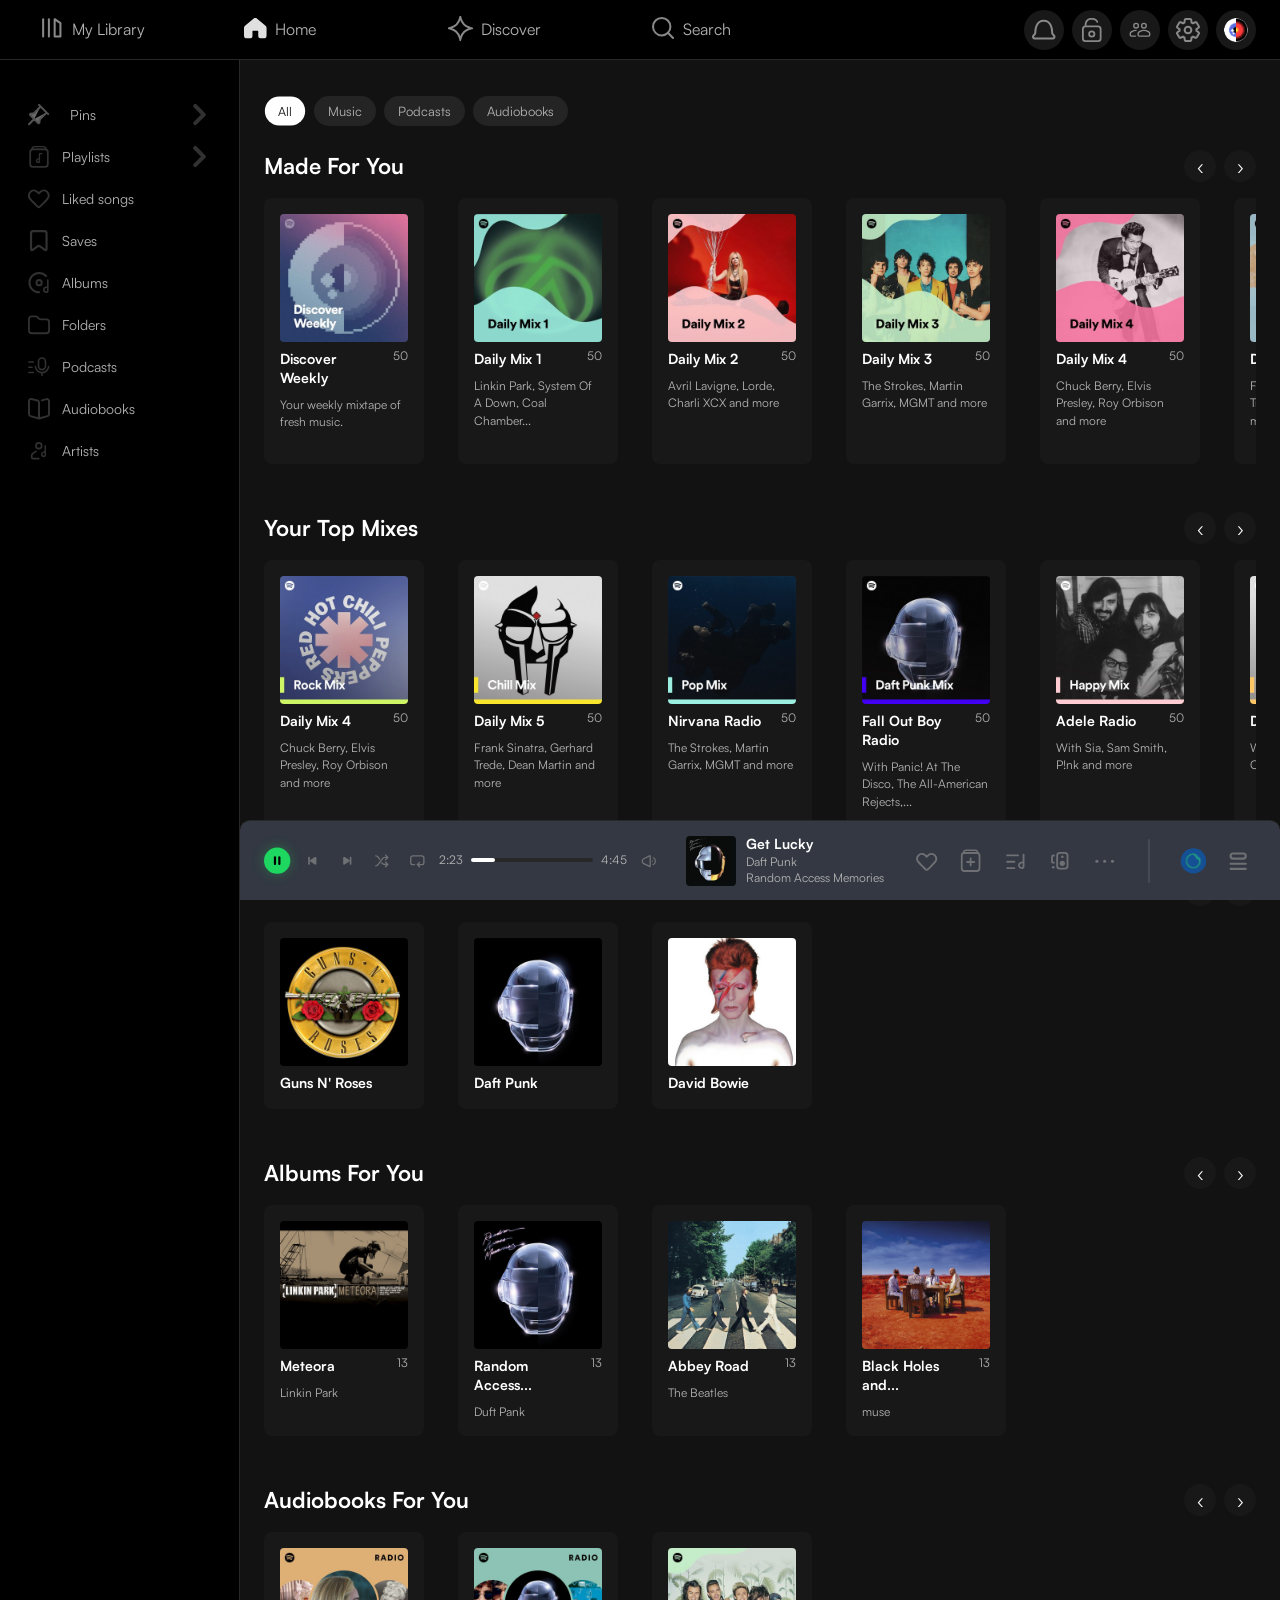
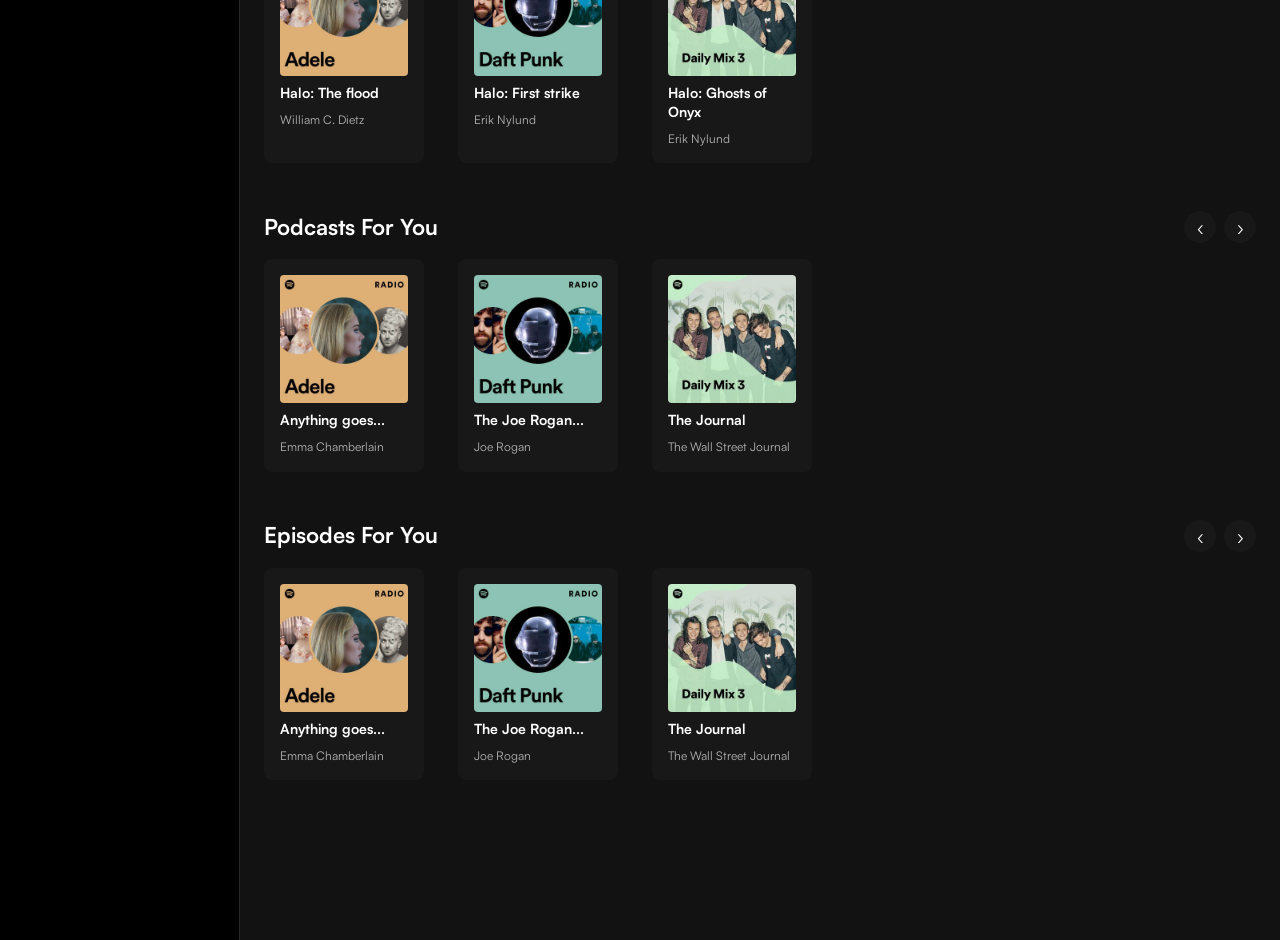
<file: index.html>
<!doctype html>
<html lang="en">

<head>
  <meta charset="UTF-8">
  <meta name="viewport" content="width=device-width, initial-scale=1.0">
  <title>Spotify Markup</title>
  <link rel="stylesheet" href="./styles/main.css">
</head>

<body>

  <div class="app">
    <!-- header -->
    <header class="header">
      <nav class="header-nav">
        <ul class="header-list">

          <li class="header-item">
            <button class="header-button" onclick="window.location.href='MyLibrary.html'">
              <span class="header-icon">
                <svg width="24" height="24" viewBox="0 0 24 24" fill="none" xmlns="http://www.w3.org/2000/svg">
                  <path d="M3.14307 3.14307V20.4299" stroke="#898989" stroke-width="2.02054" stroke-linecap="round"
                    stroke-linejoin="round" />
                  <path d="M8.9054 3.14307V20.4299" stroke="#898989" stroke-width="2.02054" stroke-linecap="round"
                    stroke-linejoin="round" />
                  <path d="M14.6676 20.4299V3.14307L20.4299 7.13234V20.4299H14.6676Z" stroke="#898989"
                    stroke-width="2.02054" stroke-linecap="round" stroke-linejoin="round" />
                </svg></span>
                <span class=" header-text">My Library</span>         
            </button>
          </li>

          <li class="header-item">
            <button class="header-button" onclick="window.location.href='index.html'">
              <span class="header-icon">
                <svg width="23" height="21" viewBox="0 0 23 21" fill="none" xmlns="http://www.w3.org/2000/svg">
                  <path
                    d="M1.17865 9.98612V17.4946C1.17865 18.4245 1.93251 19.1784 2.86243 19.1784H6.23C6.79618 19.2071 7.27095 18.7557 7.27095 18.1888V13.2814C7.27095 12.3557 8.01818 11.6037 8.94384 11.5977L13.7314 11.5667C14.6655 11.5607 15.426 12.3163 15.426 13.2505V18.2717C15.426 18.7724 15.832 19.1784 16.3327 19.1784H19.7003C20.6302 19.1784 21.3841 18.4245 21.3841 17.4946V9.98612C21.3841 9.49083 21.166 9.02066 20.7879 8.70074L12.369 1.57704C11.7412 1.04583 10.8215 1.04583 10.1937 1.57704L1.77481 8.70074C1.39671 9.02066 1.17865 9.49083 1.17865 9.98612Z"
                    fill="#E0E0E0" stroke="#E0E0E0" stroke-width="2.3573" stroke-linecap="round"
                    stroke-linejoin="round" />
                </svg></span>
                <span class="header-text">Home</span>
                
            </button>
          </li>

          <li class="header-item">
            <button class="header-button" onclick="window.location.href='Discover.html'">
              <span class="header-icon">
                <svg width="25" height="25" viewBox="0 0 25 25" fill="none" xmlns="http://www.w3.org/2000/svg">
                  <path
                    d="M12.8042 21.8062C14.0298 17.441 17.441 14.0298 21.8062 12.8042L23.6011 12.3003L21.8062 11.7964C17.441 10.5708 14.0298 7.1596 12.8042 2.79443L12.3003 0.999512L11.7964 2.79443C10.5708 7.1596 7.1596 10.5708 2.79443 11.7964L0.999512 12.3003L2.79443 12.8042C7.1596 14.0298 10.5708 17.441 11.7964 21.8062L12.3003 23.6011L12.8042 21.8062Z"
                    stroke="#898989" stroke-width="2" />
                </svg></span>
                <span class="header-text">Discover</span>
              
            </button>
          </li>

          <li class="header-item">
            <button class="header-button" onclick="window.location.href='search.html'">
              <span class="header-icon">
                <svg width="23" height="23" viewBox="0 0 23 23" fill="none" xmlns="http://www.w3.org/2000/svg">
                  <path
                    d="M15.9159 15.7929C17.4535 14.2244 18.4016 12.0759 18.4016 9.70591C18.4016 4.90343 14.5084 1.01025 9.70594 1.01025C4.90346 1.01025 1.01028 4.90343 1.01028 9.70591C1.01028 14.5084 4.90346 18.4016 9.70594 18.4016C12.1385 18.4016 14.3377 17.4027 15.9159 15.7929ZM15.9159 15.7929L21.0103 21.0103"
                    stroke="#898989" stroke-width="2.02054" stroke-linecap="round" />
                </svg></span>
                <span class="header-text">Search</span>
              
            </button>
          </li>

        </ul>
      </nav>
      <div class="header-icons">
        <button class="icon-button">
          <svg width="20" height="17" viewBox="0 0 20 17" fill="none" xmlns="http://www.w3.org/2000/svg">
            <path
              d="M17.305 15.575H2.24935C1.0597 15.575 0.409813 14.1875 1.17141 13.2736L2.42592 11.7682C2.64129 11.5097 2.74882 11.1829 2.74555 10.8465C2.7249 8.7271 3.09697 0.841919 9.77719 0.841919C16.4574 0.841919 16.8295 8.7271 16.8088 10.8465C16.8056 11.1829 16.9131 11.5097 17.1285 11.7682L18.383 13.2736C19.1446 14.1875 18.4947 15.575 17.305 15.575Z"
              stroke="#898989" stroke-width="1.6838" stroke-linecap="round" stroke-linejoin="round" />
          </svg>
        </button>

        <button class="icon-button lock-btn">
          <svg width="20" height="24" viewBox="0 0 20 24" fill="none" xmlns="http://www.w3.org/2000/svg">
            <path
              d="M14.5457 4.26552C14.7544 4.70905 15.2832 4.89939 15.7267 4.69066C16.1702 4.48192 16.3606 3.95316 16.1518 3.50963L14.5457 4.26552ZM3.61666 7.98816C4.49277 7.84598 4.49283 7.84638 4.49289 7.84675C4.49291 7.84684 4.49296 7.84719 4.49299 7.84737C4.49305 7.84773 4.49309 7.84799 4.49312 7.84814C4.49316 7.84844 4.49314 7.84833 4.49306 7.84781C4.4929 7.84676 4.49249 7.84408 4.49187 7.83981C4.49063 7.83128 4.48854 7.81644 4.48589 7.79571C4.48057 7.75421 4.47303 7.68935 4.46549 7.60449C4.45037 7.43439 4.43548 7.18627 4.43819 6.88671C4.44366 6.28146 4.52078 5.49832 4.79016 4.73233C5.05715 3.97315 5.50453 3.25206 6.24453 2.71568C6.98229 2.18093 8.08614 1.77515 9.7633 1.77515V0C7.79098 0 6.30174 0.481792 5.20273 1.27839C4.10595 2.07338 3.47285 3.12744 3.11555 4.1434C2.76065 5.15256 2.66967 6.14457 2.66311 6.87067C2.6598 7.2368 2.67792 7.5434 2.69731 7.76162C2.70702 7.87092 2.71711 7.95861 2.72511 8.02113C2.72911 8.0524 2.7326 8.07743 2.73528 8.09577C2.73661 8.10494 2.73774 8.11244 2.73863 8.11822C2.73908 8.12111 2.73947 8.12357 2.73979 8.12559C2.73995 8.1266 2.74009 8.1275 2.74022 8.1283C2.74028 8.12869 2.74036 8.1292 2.74039 8.1294C2.74047 8.12989 2.74055 8.13034 3.61666 7.98816ZM9.7633 1.77515C11.2681 1.77515 12.31 2.10211 13.0382 2.55229C13.7643 3.00119 14.2364 3.60832 14.5457 4.26552L16.1518 3.50963C15.7204 2.59289 15.0353 1.70001 13.9716 1.0424C12.91 0.386066 11.5295 0 9.7633 0V1.77515Z"
              fill="#898989" />
            <path
              d="M15.9763 8.43188H3.55029C2.07971 8.43188 0.887573 9.62403 0.887573 11.0946V20.4141C0.887573 21.8847 2.07971 23.0768 3.55029 23.0768H15.9763C17.4469 23.0768 18.639 21.8847 18.639 20.4141V11.0946C18.639 9.62403 17.4469 8.43188 15.9763 8.43188Z"
              stroke="#898989" stroke-width="1.77515" />
            <circle cx="9.76331" cy="15.9763" r="2.66272" stroke="#898989" stroke-width="1.77515" />
          </svg>
        </button>

        <button class="icon-button">
          <svg width="35" height="26" viewBox="0 0 35 26" fill="none" xmlns="http://www.w3.org/2000/svg">
            <path
              d="M26.5729 6.73524C26.5729 8.5951 25.0652 10.1028 23.2054 10.1028C21.3455 10.1028 19.8378 8.5951 19.8378 6.73524C19.8378 4.87539 21.3455 3.36768 23.2054 3.36768C25.0652 3.36768 26.5729 4.87539 26.5729 6.73524Z"
              stroke="#898989" stroke-width="2.02054" />
            <path
              d="M16.286 15.8383L17.0358 15.3384C18.8628 14.1204 21.0095 13.4705 23.2053 13.4705C25.4012 13.4705 27.5478 14.1204 29.3749 15.3384L30.1247 15.8383C31.0615 16.4629 31.6242 17.5143 31.6242 18.6403V20.3178C31.6242 21.1858 30.9206 21.8894 30.0527 21.8894H23.2053H16.3579C15.49 21.8894 14.7864 21.1858 14.7864 20.3178V18.6403C14.7864 17.5143 15.3491 16.4629 16.286 15.8383Z"
              stroke="#898989" stroke-width="2.02054" stroke-linecap="round" stroke-linejoin="round" />
            <path
              d="M15.1541 6.73524C15.1541 8.5951 13.6464 10.1028 11.7865 10.1028C9.92666 10.1028 8.41895 8.5951 8.41895 6.73524C8.41895 4.87539 9.92666 3.36768 11.7865 3.36768C13.6464 3.36768 15.1541 4.87539 15.1541 6.73524Z"
              stroke="#898989" stroke-width="2.02054" />
            <path
              d="M11.7865 13.4705C9.59068 13.4705 7.44399 14.1204 5.61695 15.3384L4.86716 15.8383C3.93031 16.4629 3.36758 17.5143 3.36758 18.6403V20.3178C3.36758 21.1858 4.07118 21.8894 4.93912 21.8894H11"
              stroke="#898989" stroke-width="2.02054" stroke-linecap="round" stroke-linejoin="round" />
          </svg>
        </button>

        <button class="icon-button">
          <svg width="24" height="24" viewBox="0 0 24 24" fill="none" xmlns="http://www.w3.org/2000/svg">
            <path
              d="M14.1164 1H9.88363C9.60145 1 9.35689 1.09167 9.14995 1.275C8.94302 1.45833 8.82074 1.6875 8.78312 1.9625L8.4445 4.52C8.19994 4.61167 7.96968 4.72167 7.75371 4.85C7.537 4.97833 7.32517 5.11583 7.11824 5.2625L4.66325 4.2725C4.39988 4.18083 4.13651 4.17167 3.87313 4.245C3.60976 4.31833 3.40283 4.47417 3.25233 4.7125L1.16418 8.26C1.01368 8.49833 0.966651 8.755 1.02309 9.03C1.07952 9.305 1.22062 9.525 1.44636 9.69L3.56273 11.2575C3.54392 11.3858 3.53451 11.5098 3.53451 11.6293V12.3718C3.53451 12.4906 3.54392 12.6142 3.56273 12.7425L1.44636 14.31C1.22062 14.475 1.07952 14.695 1.02309 14.97C0.966651 15.245 1.01368 15.5017 1.16418 15.74L3.25233 19.2875C3.38402 19.5442 3.58606 19.7048 3.85846 19.7693C4.13161 19.8331 4.39988 19.8192 4.66325 19.7275L7.11824 18.7375C7.32517 18.8842 7.54151 19.0217 7.76726 19.15C7.993 19.2783 8.21875 19.3883 8.4445 19.48L8.78312 22.0375C8.82074 22.3125 8.94302 22.5417 9.14995 22.725C9.35689 22.9083 9.60145 23 9.88363 23H14.1164C14.3986 23 14.6431 22.9083 14.85 22.725C15.057 22.5417 15.1793 22.3125 15.2169 22.0375L15.5555 19.48C15.8001 19.3883 16.0307 19.2783 16.2474 19.15C16.4634 19.0217 16.6748 18.8842 16.8818 18.7375L19.3368 19.7275C19.6001 19.8192 19.8635 19.8283 20.1269 19.755C20.3902 19.6817 20.5972 19.5258 20.7477 19.2875L22.8358 15.74C22.9863 15.5017 23.0334 15.245 22.9769 14.97C22.9205 14.695 22.7794 14.475 22.5536 14.31L20.4373 12.7425C20.4561 12.6142 20.4655 12.4906 20.4655 12.3718V11.6293C20.4655 11.5098 20.4467 11.3858 20.4091 11.2575L22.5254 9.69C22.7512 9.525 22.8923 9.305 22.9487 9.03C23.0051 8.755 22.9581 8.49833 22.8076 8.26L20.7195 4.74C20.569 4.50167 20.3575 4.34107 20.0851 4.2582C19.812 4.17607 19.5437 4.18083 19.2803 4.2725L16.8818 5.2625C16.6748 5.11583 16.4585 4.97833 16.2327 4.85C16.007 4.72167 15.7813 4.61167 15.5555 4.52L15.2169 1.9625C15.1793 1.6875 15.057 1.45833 14.85 1.275C14.6431 1.09167 14.3986 1 14.1164 1Z"
              stroke="#898989" stroke-width="2" />
            <circle cx="3.34783" cy="3.34783" r="3.34783" transform="matrix(1 0 0 -1 8.65216 15.3478)" stroke="#898989"
              stroke-width="2" />
          </svg>
        </button>

        <button class="icon-button">
          <svg width="32" height="32" viewBox="0 0 32 32" fill="none" xmlns="http://www.w3.org/2000/svg"
            xmlns:xlink="http://www.w3.org/1999/xlink">
            <rect width="32" height="32" rx="16" fill="url(#pattern0_7919_2040)" />
            <defs>
              <pattern id="pattern0_7919_2040" patternContentUnits="objectBoundingBox" width="1" height="1">
                <use xlink:href="#image0_7919_2040" transform="scale(0.00208333)" />
              </pattern>
              <image id="image0_7919_2040" width="480" height="480" preserveAspectRatio="none"
                xlink:href="[data-uri]" />
            </defs>
          </svg>
        </button>
      </div>
    </header>
    <div class="layout">
      <!-- Sidebar -->
      <aside class="sidebar">
        <nav class="sidebar-nav">
          <ul class="sidebar-list">

            <li class="sidebar-item">
              <button class="sidebar-link">
                <span class="sidebar-icon">
                  <svg width="22" height="22" viewBox="0 0 22 22" fill="none" xmlns="http://www.w3.org/2000/svg">
                    <path
                      d="M12.6064 2.5178L11.0885 0.999964M12.6064 2.5178L5.90599 9.21819C5.78288 9.3413 5.62208 9.41961 5.44925 9.44062L2.69595 9.77532C2.05135 9.85367 1.78005 10.6401 2.23921 11.0992L6.16776 15.0278M12.6064 2.5178L18.6777 8.58914M20.1956 10.107L18.6777 8.58914M18.6777 8.58914L11.9773 15.2895C11.8542 15.4126 11.7759 15.5734 11.7549 15.7463L11.4202 18.4996C11.3418 19.1442 10.5555 19.4155 10.0963 18.9563L6.16776 15.0278M6.16776 15.0278L0.999964 20.1956"
                      stroke="#898989" stroke-width="2" stroke-linecap="round" stroke-linejoin="round" />
                  </svg>
                </span>
                <span class="sidebar-text">Pins</span>
                <span class="sidebar-right-icon">
                  <img src="./assets/icons/sidebar right icon.svg" alt="Right-icon">
                </span>
              </button>
            </li>

            <li class="sidebar-item">
              <button class="sidebar-link">
                <span class="sidebar-icon">
                  <img src="./assets/icons/sidebar 2.svg" alt="Playlists-icon">
                </span>
                <span class="sidebar-text">Playlists</span>
                <span class="sidebar-right-icon">
                  <img src="./assets/icons/sidebar right icon.svg" alt="Right-icon">
                </span>
              </button>
              <ul class="sidebar-submenu">

                <li class="submenu-item">
                  <img src="./assets/icons/sidebar 2.svg">
                  <span>Chill stuff</span>
                </li>

                <li class="submenu-item">
                  <img src="./assets/icons/sidebar 2.svg">
                  <span>Rock n Roll</span>
                </li>

                <li class="submenu-item">
                  <img src="./assets/icons/sidebar 2.svg">
                  <span>The Jux Box</span>
                </li>

                <li class="submenu-item">
                  <img src="./assets/icons/sidebar 2.svg">
                  <span>Selected Linkin Park</span>
                </li>

                <li class="submenu-item">
                  <img src="./assets/icons/sidebar 2.svg">
                  <span>Vibe</span>
                </li>
              </ul>
            </li>

            <li class="sidebar-item">
              <button class="sidebar-link" onclick="window.location.href='liked-song.html'">
                <span class="sidebar-icon">
                  <img src="./assets/icons/sidebar 3.svg" alt="Liked-songs-icon">
                </span>
                <span class="sidebar-text">Liked songs</span>
              </button>
            </li>

            <li class="sidebar-item">
              <button class="sidebar-link">
                <span class="sidebar-icon">
                  <img src="./assets/icons/sidebar 4.svg" alt="Saves-icon">
                </span>
                <span class="sidebar-text">Saves</span>
              </button>
            </li>

            <li class="sidebar-item">
              <button class="sidebar-link">
                <span class="sidebar-icon">
                  <img src="./assets/icons/sidebar 5.svg" alt="Albums-icon">
                </span>
                <span class="sidebar-text">Albums</span>
              </button>
            </li>

            <li class="sidebar-item">
              <button class="sidebar-link">
                <span class="sidebar-icon">
                  <img src="./assets/icons/sidebar 6.svg" alt="Folders-icon">
                </span>
                <span class="sidebar-text">Folders</span>
              </button>
            </li>

            <li class="sidebar-item">
              <button class="sidebar-link">
                <span class="sidebar-icon">
                  <img src="./assets/icons/sidebar 7.svg" alt="Podcasts-icon">
                </span>
                <span class="sidebar-text">Podcasts</span>
              </button>
            </li>

            <li class="sidebar-item">
              <button class="sidebar-link">
                <span class="sidebar-icon">
                  <img src="./assets/icons/sidebar 8.svg" alt="Audiobooks-icon">
                </span>
                <span class="sidebar-text">Audiobooks</span>
              </button>
            </li>

            <li class="sidebar-item">
              <button class="sidebar-link">
                <span class="sidebar-icon">
                  <img src="./assets/icons/sidebar 9.svg" alt="Artists-icon">
                </span>
                <span class="sidebar-text">Artists</span>
              </button>
            </li>

          </ul>
        </nav>
      </aside>

      <!-- main -->
      <div class="main">
        <!-- scrollable -->
        <main class="content">
          <!-- filters -->
          <div class="filters">
            <button class="chip chip-active">All</button>
            <button class="chip">Music</button>
            <button class="chip">Podcasts</button>
            <button class="chip">Audiobooks</button>
          </div>
          <!-- card for mobile version -->
          <div class="mobile-cards">
            <div class="mobile-card">
              <img src="./assets/images/18.png" alt="">
              <span>Get Lucky (feat. Pharrell Williams and Nile Rodgers)</span>
            </div>

            <div class="mobile-card">
              <img src="./assets/images/3.png" alt="">
              <span>Daily Mix 2</span>
            </div>

            <div class="mobile-card">
              <img src="./assets/images/2.png" alt="">
              <span>Daily Mix 1</span>
            </div>

            <div class="mobile-card">
              <img src="./assets/images/18.png" alt="">
              <span>Instant Crush</span>
            </div>

            <div class="mobile-card">
              <img src="./assets/images/18.png" alt="">
              <span>Instant Crush</span>
            </div>

            <div class="mobile-card">
              <img src="./assets/images/9.png" alt="">
              <span>Rock Mix</span>
            </div>

          </div>
          <!-- section -->
          <section class="section">

            <div class="section-header">
              <h2 class="section-title">Made For You</h2>
              <div class="slider-arrows">
                <button class="arrow arrow-left"></button>
                <button class="arrow arrow-right"></button>
              </div>
            </div>
            <div class="cards-scroll">
              <div class="card-list">

                <div class="card">
                  <img src="./assets/images/1.png" alt="playlist cover" class="card-image">
                  <div class="card-meta">
                    <h3 class="card-title">Discover Weekly</h3>
                    <span class="card-badge">50</span>
                  </div>
                  <p class="card-subtitle">Your weekly mixtape of fresh music.</p>
                </div>

                <div class="card">
                  <img src="./assets/images/2.png" alt="playlist cover" class="card-image">
                  <div class="card-meta">
                    <h3 class="card-title">Daily Mix 1</h3>
                    <span class="card-badge">50</span>
                  </div>
                  <p class="card-subtitle">Linkin Park, System Of A Down, Coal Chamber...</p>
                </div>

                <div class="card">
                  <img src="./assets/images/3.png" alt="playlist cover" class="card-image">
                  <div class="card-meta">
                    <h3 class="card-title">Daily Mix 2</h3>
                    <span class="card-badge">50</span>
                  </div>
                  <p class="card-subtitle">Avril Lavigne, Lorde, Charli XCX and more</p>
                </div>

                <div class="card">
                  <img src="./assets/images/4.png" alt="playlist cover" class="card-image">
                  <div class="card-meta">
                    <h3 class="card-title">Daily Mix 3</h3>
                    <span class="card-badge">50</span>
                  </div>
                  <p class="card-subtitle">The Strokes, Martin Garrix, MGMT and more</p>
                </div>

                <div class="card">
                  <img src="./assets/images/5.png" alt="playlist cover" class="card-image">
                  <div class="card-meta">
                    <h3 class="card-title">Daily Mix 4</h3>
                    <span class="card-badge">50</span>
                  </div>
                  <p class="card-subtitle">Chuck Berry, Elvis Presley, Roy Orbison and more</p>
                </div>

                <div class="card">
                  <img src="./assets/images/6.png" alt="playlist cover" class="card-image">
                  <div class="card-meta">
                    <h3 class="card-title">Daily Mix 5</h3>
                    <span class="card-badge">50</span>
                  </div>
                  <p class="card-subtitle">Frank Sinatra, Gerhard Trede, Dean Martin and more</p>
                </div>

                <div class="card">
                  <img src="./assets/images/7.png" alt="playlist cover" class="card-image">
                  <div class="card-meta">
                    <h3 class="card-title">Nirvana Radio</h3>
                    <span class="card-badge">50</span>
                  </div>
                  <p class="card-subtitle">The Strokes, Martin Garrix, MGMT and more</p>
                </div>

                <div class="card">
                  <img src="./assets/images/8.png" alt="playlist cover" class="card-image">
                  <div class="card-meta">
                    <h3 class="card-title">Fall Out Boy Radio</h3>
                    <span class="card-badge">50</span>
                  </div>
                  <p class="card-subtitle">With Panic! At The Disco, The All-American Rejects,...</p>
                </div>
              </div>
            </div>
          </section>
          <section class="section">
            <div class="section-header">
              <h2 class="section-title">Your Top Mixes</h2>
              <div class="slider-arrows">
                <button class="arrow arrow-left"></button>
                <button class="arrow arrow-right"></button>
              </div>
            </div>
            <div class="cards-scroll">
              <div class="card-list">
                <div class="card">
                  <img src="./assets/images/9.png" alt="playlist cover" class="card-image">
                  <div class="card-meta">
                    <h3 class="card-title">Daily Mix 4</h3>
                    <span class="card-badge">50</span>
                  </div>
                  <p class="card-subtitle">Chuck Berry, Elvis Presley, Roy Orbison and more</p>
                </div>

                <div class="card">
                  <img src="./assets/images/10.png" alt="playlist cover" class="card-image">
                  <div class="card-meta">
                    <h3 class="card-title">Daily Mix 5</h3>
                    <span class="card-badge">50</span>
                  </div>
                  <p class="card-subtitle">Frank Sinatra, Gerhard Trede, Dean Martin and more</p>
                </div>

                <div class="card">
                  <img src="./assets/images/11.png" alt="playlist cover" class="card-image">
                  <div class="card-meta">
                    <h3 class="card-title">Nirvana Radio</h3>
                    <span class="card-badge">50</span>
                  </div>
                  <p class="card-subtitle">The Strokes, Martin Garrix, MGMT and more</p>
                </div>

                <div class="card">
                  <img src="./assets/images/12.png" alt="playlist cover" class="card-image">
                  <div class="card-meta">
                    <h3 class="card-title">Fall Out Boy Radio</h3>
                    <span class="card-badge">50</span>
                  </div>
                  <p class="card-subtitle">With Panic! At The Disco, The All-American Rejects,...</p>
                </div>

                <div class="card">
                  <img src="./assets/images/13.png" alt="playlist cover" class="card-image">
                  <div class="card-meta">
                    <h3 class="card-title">Adele Radio</h3>
                    <span class="card-badge">50</span>
                  </div>
                  <p class="card-subtitle">With Sia, Sam Smith, P!nk and more</p>
                </div>

                <div class="card">
                  <img src="./assets/images/14.png" alt="playlist cover" class="card-image">
                  <div class="card-meta">
                    <h3 class="card-title">Daft Punk Radio</h3>
                    <span class="card-badge">50</span>
                  </div>
                  <p class="card-subtitle">With Justice, The Chemical Brothers, ...</p>
                </div>

                <div class="card">
                  <img src="./assets/images/15.png" alt="playlist cover" class="card-image">
                  <div class="card-meta">
                    <h3 class="card-title">ABBA Radio</h3>
                    <span class="card-badge">50</span>
                  </div>
                  <p class="card-subtitle">With Honey M., Bee Gees, Bonnie Tyler, and more</p>
                </div>

                <div class="card">
                  <img src="./assets/images/16.png" alt="playlist cover" class="card-image">
                  <div class="card-meta">
                    <h3 class="card-title">Daily Mix 6</h3>
                    <span class="card-badge">50</span>
                  </div>
                  <p class="card-subtitle">One Direction, Avril Lavigne, Lorde, and more</p>
                </div>
              </div>
            </div>
          </section>

          <section class="section">
            <div class="section-header">
              <h2 class="section-title">Your Favorite Artists</h2>
              <div class="slider-arrows">
                <button class="arrow arrow-left"></button>
                <button class="arrow arrow-right"></button>
              </div>
            </div>
            <div class="cards-scroll">
              <div class="card-list">
                <div class="card">
                  <img src="./assets/images/17.png" alt="playlist cover" class="card-image">
                  <h3 class="card-title">Guns N' Roses</h3>
                </div>
                <div class="card">
                  <img src="./assets/images/18.png" alt="playlist cover" class="card-image">
                  <h3 class="card-title">Daft Punk</h3>
                </div>
                <div class="card">
                  <img src="./assets/images/19.png" alt="playlist cover" class="card-image">
                  <h3 class="card-title">David Bowie</h3>
                </div>
              </div>
            </div>
          </section>

          <section class="section">
            <div class="section-header">
              <h2 class="section-title">Albums For You</h2>
              <div class="slider-arrows">
                <button class="arrow arrow-left"></button>
                <button class="arrow arrow-right"></button>
              </div>
            </div>
            <div class="cards-scroll">
              <div class="card-list">
                <div class="card">
                  <img src="./assets/images/20.png" alt="playlist cover" class="card-image">
                  <div class="card-meta">
                    <h3 class="card-title">Meteora</h3>
                    <span class="card-badge">13</span>
                  </div>
                  <p class="card-subtitle">Linkin Park</p>
                </div>

                <div class="card">
                  <img src="./assets/images/21.png" alt="playlist cover" class="card-image">
                  <div class="card-meta">
                    <h3 class="card-title">Random Access...</h3>
                    <span class="card-badge">13</span>
                  </div>
                  <p class="card-subtitle">Duft Pank</p>
                </div>

                <div class="card">
                  <img src="./assets/images/22.png" alt="playlist cover" class="card-image">
                  <div class="card-meta">
                    <h3 class="card-title">Abbey Road</h3>
                    <span class="card-badge">13</span>
                  </div>
                  <p class="card-subtitle">The Beatles</p>
                </div>

                <div class="card">
                  <img src="./assets/images/23.png" alt="playlist cover" class="card-image">
                  <div class="card-meta">
                    <h3 class="card-title">Black Holes and...</h3>
                    <span class="card-badge">13</span>
                  </div>
                  <p class="card-subtitle">muse</p>
                </div>
              </div>
            </div>
          </section>

          <section class="section">
            <div class="section-header">
              <h2 class="section-title">Audiobooks For You</h2>
              <div class="slider-arrows">
                <button class="arrow arrow-left"></button>
                <button class="arrow arrow-right"></button>
              </div>
            </div>
            <div class="cards-scroll">
              <div class="card-list">
                <div class="card">
                  <img src="./assets/images/24.png" alt="playlist cover" class="card-image">
                  <h3 class="card-title">Halo: The flood</h3>
                  <p class="card-subtitle">William C. Dietz</p>
                </div>
                <div class="card">
                  <img src="./assets/images/25.png" alt="playlist cover" class="card-image">
                  <h3 class="card-title">Halo: First strike</h3>
                  <p class="card-subtitle">Erik Nylund</p>
                </div>
                <div class="card">
                  <img src="./assets/images/26.png" alt="playlist cover" class="card-image">
                  <h3 class="card-title">Halo: Ghosts of Onyx</h3>
                  <p class="card-subtitle">Erik Nylund</p>
                </div>
              </div>
            </div>
          </section>

          <section class="section">
            <div class="section-header">
              <h2 class="section-title">Podcasts For You</h2>
              <div class="slider-arrows">
                <button class="arrow arrow-left"></button>
                <button class="arrow arrow-right"></button>
              </div>
            </div>
            <div class="cards-scroll">
              <div class="card-list">
                <div class="card">
                  <img src="./assets/images/24.png" alt="playlist cover" class="card-image">
                  <h3 class="card-title">Anything goes...</h3>
                  <p class="card-subtitle">Emma Chamberlain</p>
                </div>
                <div class="card">
                  <img src="./assets/images/25.png" alt="playlist cover" class="card-image">
                  <h3 class="card-title">The Joe Rogan...</h3>
                  <p class="card-subtitle">Joe Rogan</p>
                </div>
                <div class="card">
                  <img src="./assets/images/26.png" alt="playlist cover" class="card-image">
                  <h3 class="card-title">The Journal</h3>
                  <p class="card-subtitle">The Wall Street Journal</p>
                </div>
              </div>
            </div>
          </section>

          <section class="section">
            <div class="section-header">
              <h2 class="section-title">Episodes For You</h2>
              <div class="slider-arrows">
                <button class="arrow arrow-left"></button>
                <button class="arrow arrow-right"></button>
              </div>
            </div>
            <div class="cards-scroll">
              <div class="card-list">
                <div class="card">
                  <img src="./assets/images/24.png" alt="playlist cover" class="card-image">
                  <h3 class="card-title">Anything goes...</h3>
                  <p class="card-subtitle">Emma Chamberlain</p>
                </div>
                <div class="card">
                  <img src="./assets/images/25.png" alt="playlist cover" class="card-image">
                  <h3 class="card-title">The Joe Rogan...</h3>
                  <p class="card-subtitle">Joe Rogan</p>
                </div>
                <div class="card">
                  <img src="./assets/images/26.png" alt="playlist cover" class="card-image">
                  <h3 class="card-title">The Journal</h3>
                  <p class="card-subtitle">The Wall Street Journal</p>
                </div>
              </div>
            </div>
          </section>
        </main>
      </div>
    </div>
  </div>
  <!-- player -->
  <footer class="player">
    <!-- left -->
    <div class="player-left">

      <div class="player-controls">
        <button class="play-btn">
          <img src="./assets/icons/icons big.svg" alt="Play icon">
        </button>

        <button class="control-btn">
          <img src="./assets/icons/icons big 1.svg" alt="Play icon">
        </button>

        <button class="control-btn">
          <img src="./assets/icons/icons big 2.svg" alt="Play icon">
        </button>

        <button class="control-btn">
          <img src="./assets/icons/icons big 3.svg" alt="Play icon">
        </button>

        <button class="control-btn">
          <img src="./assets/icons/icons big 4.svg" alt="Play icon">
        </button>

        <div class="progress-wrapper">
          <span class="time">2:23</span>
          <div class="progress-bar">
            <div class="progress"></div>
          </div>
          <span class="time">4:45</span>
        </div>
        <button class="control-btn">
          <img src="./assets/icons/icons big 5.svg" alt="Play icon">
        </button>
      </div>
    </div>
    <!-- center-->
    <div class="player-center">
      <img src="./assets/images/player.png" alt="cover" class="player-cover">
      <div class="player-info">
        <div class="song-title">Get Lucky</div>
        <div class="song-artist">Daft Punk</div>
        <div class="song-artist">Random Access Memories</div>
      </div>
      <button class="control-btn mobile-play">
        <img src="./assets/icons/add.svg">
      </button>

      <button class="control-btn mobile-play">
        <img src="./assets/icons/play.svg">
      </button>
    </div>


    <!-- RIGHT -->

    <div class="player-right">
      <button class="control-btn">
        <img src="./assets/icons/icons big 6.svg" alt="Play icon">
      </button>

      <button class="control-btn">
        <img src="./assets/icons/pc-playlist 2.svg" alt="Play icon">
      </button>
      <button class="control-btn">
        <img src="./assets/icons/pc-lyrics 3.svg" alt="Play icon">
      </button>
      <button class="control-btn">
        <img src="./assets/icons/icons big 7.svg" alt="Play icon">
      </button>
      <button class="control-btn">
        <img src="./assets/icons/pc-playing-5.svg" alt="Play icon">
      </button>
      <button class="control-btn">
        <img src="./assets/icons/Frame 6.svg" alt="Play icon">
      </button>
      <button class="control-btn">
        <img src="./assets/icons/DJ 7.svg" alt="Play icon">
      </button>
      <button class="control-btn">
        <img src="./assets/icons/pc-queue 8.svg" alt="Play icon">
      </button>

    </div>
  </footer>
  <nav class="mobile-nav">

    <button class="mobile-nav-item active" onclick="window.location.href='index.html'">
      <img src="./assets/icons/header 2.svg">
      <span>Home</span>
    </button>

    <button class="mobile-nav-item" onclick="window.location.href='Discover.html'">
      <img src="./assets/icons/header 3.svg">
      <span>Discover</span>
    </button>

    <button class="mobile-nav-item" onclick="window.location.href='search.html'">
      <img src="./assets/icons/search.svg">
      <span>Search</span>
    </button>

    <button class="mobile-nav-item" onclick="window.location.href='MyLibrary.html'">
      <img src="./assets/icons/header 1.svg">
      <span>Library</span>
    </button>

    <button class="mobile-nav-item">
      <img src="./assets/icons/Me.svg">
      <span>Me</span>
    </button>

  </nav>
</body>

</html>

<script src="./js/app.js"></script>
</file>
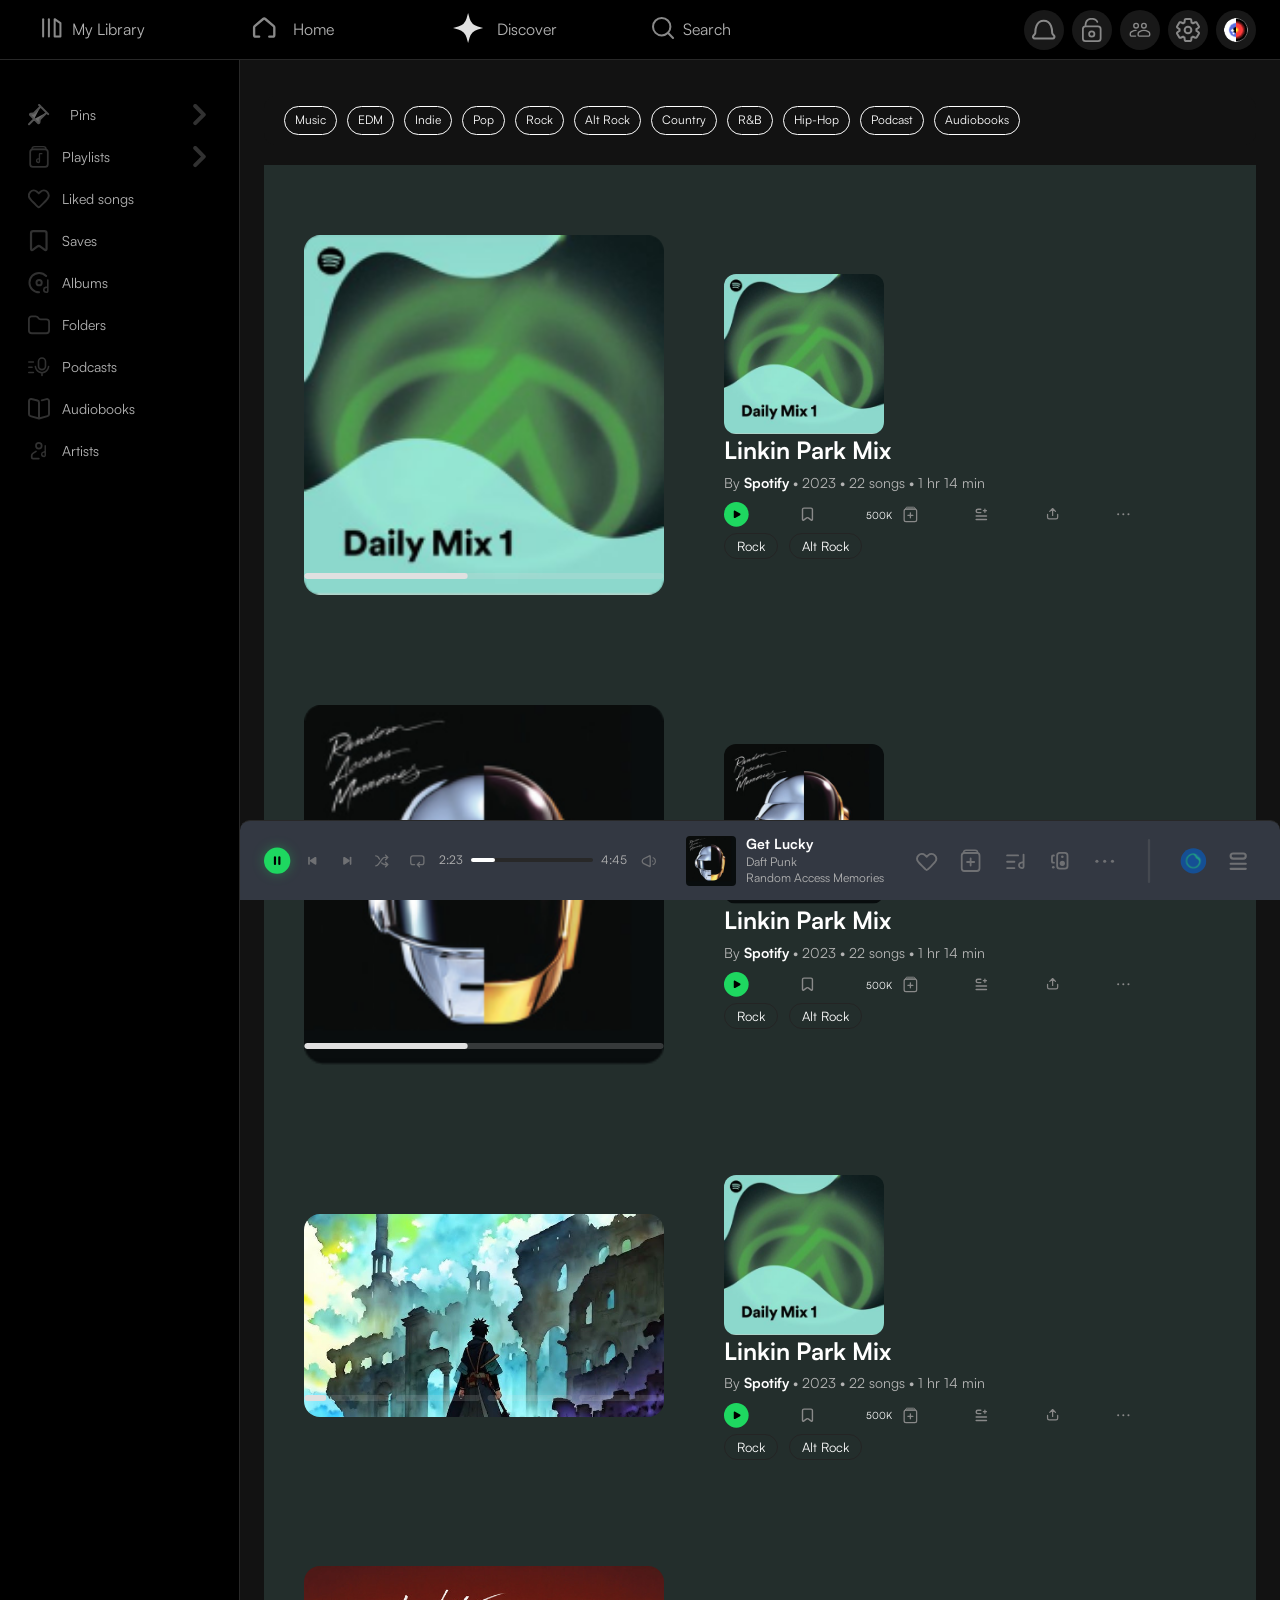
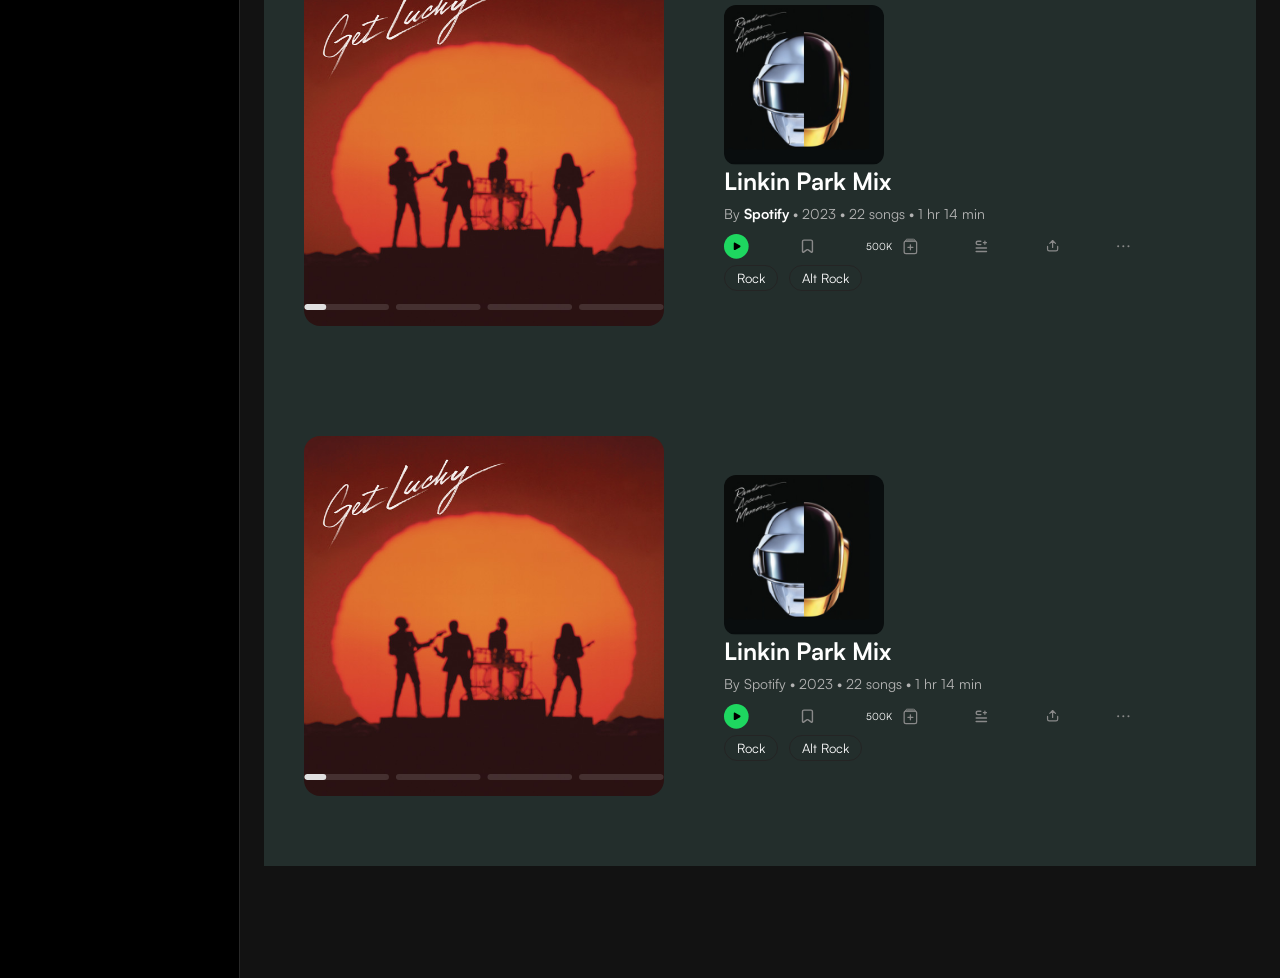
<file: Discover.html>
<!doctype html>
<html lang="en">

<head>
    <meta charset="UTF-8">
    <meta name="viewport" content="width=device-width, initial-scale=1.0">
    <title>Spotify Markup</title>
    <link rel="stylesheet" href="./styles/main.css">
</head>

<body>

    <div class="app">
        <!-- header -->
        <header class="header">
            <nav class="header-nav">
                <ul class="header-list">

                    <li class="header-item">
                        <button class="header-button" onclick="window.location.href='MyLibrary.html'">
                            <span class="header-icon">
                                <svg width="24" height="24" viewBox="0 0 24 24" fill="none"
                                    xmlns="http://www.w3.org/2000/svg">
                                    <path d="M3.14307 3.14307V20.4299" stroke="#898989" stroke-width="2.02054"
                                        stroke-linecap="round" stroke-linejoin="round" />
                                    <path d="M8.9054 3.14307V20.4299" stroke="#898989" stroke-width="2.02054"
                                        stroke-linecap="round" stroke-linejoin="round" />
                                    <path d="M14.6676 20.4299V3.14307L20.4299 7.13234V20.4299H14.6676Z" stroke="#898989"
                                        stroke-width="2.02054" stroke-linecap="round" stroke-linejoin="round" />
                                </svg></span>
                                <span class=" header-text">My Library</span>                           
                        </button>
                    </li>

                    <li class="header-item">
                        <button class="header-button" onclick="window.location.href='index.html'">
                            <span class="header-icon">
                               <svg width="41" height="41" viewBox="0 0 41 41" fill="none" xmlns="http://www.w3.org/2000/svg">
                                <path d="M25.2566 28.6243H28.6242C29.5541 28.6243 30.3079 27.8704 30.3079 26.9405V19.432C30.3079 18.9368 30.0899 18.4666 29.7118 18.1467L21.2929 11.023C20.6651 10.4918 19.7454 10.4918 19.1176 11.023L10.6987 18.1467C10.3206 18.4666 10.1025 18.9368 10.1025 19.432V26.9405C10.1025 27.8704 10.8564 28.6243 11.7863 28.6243H15.1539" stroke="#898989" stroke-width="2.3573" stroke-linecap="round" stroke-linejoin="round"/>
                                </svg></span>
                                <span class="header-text">Home</span>
                         </button>
                    </li>

                    <li class="header-item">
                        <button class="header-button" onclick="window.location.href='Discover.html'">
                            <span class="header-icon">
                                <svg width="41" height="41" viewBox="0 0 41 41" fill="none" xmlns="http://www.w3.org/2000/svg">
                                <path d="M20.5898 29.5869C21.8154 25.2217 25.2266 21.8105 29.5918 20.585L31.3867 20.0811L29.5918 19.5771C25.2266 18.3516 21.8154 14.9404 20.5898 10.5752L20.0859 8.78027L19.582 10.5752C18.3565 14.9404 14.9452 18.3516 10.5801 19.5771L8.78516 20.0811L10.5801 20.585C14.9452 21.8105 18.3565 25.2217 19.582 29.5869L20.0859 31.3818L20.5898 29.5869Z" fill="#E0E0E0" stroke="#E0E0E0" stroke-width="2"/>
                                </svg> </span>
                                <span class="header-text">Discover</span>
                           
                        </button>
                    </li>

                    <li class="header-item">
                        <button class="header-button" onclick="window.location.href='search.html'">
                            <span class="header-icon">
                                <svg width="23" height="23" viewBox="0 0 23 23" fill="none"
                                    xmlns="http://www.w3.org/2000/svg">
                                    <path
                                        d="M15.9159 15.7929C17.4535 14.2244 18.4016 12.0759 18.4016 9.70591C18.4016 4.90343 14.5084 1.01025 9.70594 1.01025C4.90346 1.01025 1.01028 4.90343 1.01028 9.70591C1.01028 14.5084 4.90346 18.4016 9.70594 18.4016C12.1385 18.4016 14.3377 17.4027 15.9159 15.7929ZM15.9159 15.7929L21.0103 21.0103"
                                        stroke="#898989" stroke-width="2.02054" stroke-linecap="round" />
                                </svg></span>
                                <span class="header-text">Search</span>                           
                        </button>
                    </li>

                </ul>
            </nav>
            <div class="header-icons">
                <button class="icon-button">
                    <svg width="20" height="17" viewBox="0 0 20 17" fill="none" xmlns="http://www.w3.org/2000/svg">
                        <path
                            d="M17.305 15.575H2.24935C1.0597 15.575 0.409813 14.1875 1.17141 13.2736L2.42592 11.7682C2.64129 11.5097 2.74882 11.1829 2.74555 10.8465C2.7249 8.7271 3.09697 0.841919 9.77719 0.841919C16.4574 0.841919 16.8295 8.7271 16.8088 10.8465C16.8056 11.1829 16.9131 11.5097 17.1285 11.7682L18.383 13.2736C19.1446 14.1875 18.4947 15.575 17.305 15.575Z"
                            stroke="#898989" stroke-width="1.6838" stroke-linecap="round" stroke-linejoin="round" />
                    </svg>
                </button>

                <button class="icon-button lock-btn">
                    <svg width="20" height="24" viewBox="0 0 20 24" fill="none" xmlns="http://www.w3.org/2000/svg">
                        <path
                            d="M14.5457 4.26552C14.7544 4.70905 15.2832 4.89939 15.7267 4.69066C16.1702 4.48192 16.3606 3.95316 16.1518 3.50963L14.5457 4.26552ZM3.61666 7.98816C4.49277 7.84598 4.49283 7.84638 4.49289 7.84675C4.49291 7.84684 4.49296 7.84719 4.49299 7.84737C4.49305 7.84773 4.49309 7.84799 4.49312 7.84814C4.49316 7.84844 4.49314 7.84833 4.49306 7.84781C4.4929 7.84676 4.49249 7.84408 4.49187 7.83981C4.49063 7.83128 4.48854 7.81644 4.48589 7.79571C4.48057 7.75421 4.47303 7.68935 4.46549 7.60449C4.45037 7.43439 4.43548 7.18627 4.43819 6.88671C4.44366 6.28146 4.52078 5.49832 4.79016 4.73233C5.05715 3.97315 5.50453 3.25206 6.24453 2.71568C6.98229 2.18093 8.08614 1.77515 9.7633 1.77515V0C7.79098 0 6.30174 0.481792 5.20273 1.27839C4.10595 2.07338 3.47285 3.12744 3.11555 4.1434C2.76065 5.15256 2.66967 6.14457 2.66311 6.87067C2.6598 7.2368 2.67792 7.5434 2.69731 7.76162C2.70702 7.87092 2.71711 7.95861 2.72511 8.02113C2.72911 8.0524 2.7326 8.07743 2.73528 8.09577C2.73661 8.10494 2.73774 8.11244 2.73863 8.11822C2.73908 8.12111 2.73947 8.12357 2.73979 8.12559C2.73995 8.1266 2.74009 8.1275 2.74022 8.1283C2.74028 8.12869 2.74036 8.1292 2.74039 8.1294C2.74047 8.12989 2.74055 8.13034 3.61666 7.98816ZM9.7633 1.77515C11.2681 1.77515 12.31 2.10211 13.0382 2.55229C13.7643 3.00119 14.2364 3.60832 14.5457 4.26552L16.1518 3.50963C15.7204 2.59289 15.0353 1.70001 13.9716 1.0424C12.91 0.386066 11.5295 0 9.7633 0V1.77515Z"
                            fill="#898989" />
                        <path
                            d="M15.9763 8.43188H3.55029C2.07971 8.43188 0.887573 9.62403 0.887573 11.0946V20.4141C0.887573 21.8847 2.07971 23.0768 3.55029 23.0768H15.9763C17.4469 23.0768 18.639 21.8847 18.639 20.4141V11.0946C18.639 9.62403 17.4469 8.43188 15.9763 8.43188Z"
                            stroke="#898989" stroke-width="1.77515" />
                        <circle cx="9.76331" cy="15.9763" r="2.66272" stroke="#898989" stroke-width="1.77515" />
                    </svg>
                </button>

                <button class="icon-button">
                    <svg width="35" height="26" viewBox="0 0 35 26" fill="none" xmlns="http://www.w3.org/2000/svg">
                        <path
                            d="M26.5729 6.73524C26.5729 8.5951 25.0652 10.1028 23.2054 10.1028C21.3455 10.1028 19.8378 8.5951 19.8378 6.73524C19.8378 4.87539 21.3455 3.36768 23.2054 3.36768C25.0652 3.36768 26.5729 4.87539 26.5729 6.73524Z"
                            stroke="#898989" stroke-width="2.02054" />
                        <path
                            d="M16.286 15.8383L17.0358 15.3384C18.8628 14.1204 21.0095 13.4705 23.2053 13.4705C25.4012 13.4705 27.5478 14.1204 29.3749 15.3384L30.1247 15.8383C31.0615 16.4629 31.6242 17.5143 31.6242 18.6403V20.3178C31.6242 21.1858 30.9206 21.8894 30.0527 21.8894H23.2053H16.3579C15.49 21.8894 14.7864 21.1858 14.7864 20.3178V18.6403C14.7864 17.5143 15.3491 16.4629 16.286 15.8383Z"
                            stroke="#898989" stroke-width="2.02054" stroke-linecap="round" stroke-linejoin="round" />
                        <path
                            d="M15.1541 6.73524C15.1541 8.5951 13.6464 10.1028 11.7865 10.1028C9.92666 10.1028 8.41895 8.5951 8.41895 6.73524C8.41895 4.87539 9.92666 3.36768 11.7865 3.36768C13.6464 3.36768 15.1541 4.87539 15.1541 6.73524Z"
                            stroke="#898989" stroke-width="2.02054" />
                        <path
                            d="M11.7865 13.4705C9.59068 13.4705 7.44399 14.1204 5.61695 15.3384L4.86716 15.8383C3.93031 16.4629 3.36758 17.5143 3.36758 18.6403V20.3178C3.36758 21.1858 4.07118 21.8894 4.93912 21.8894H11"
                            stroke="#898989" stroke-width="2.02054" stroke-linecap="round" stroke-linejoin="round" />
                    </svg>
                </button>

                <button class="icon-button">
                    <svg width="24" height="24" viewBox="0 0 24 24" fill="none" xmlns="http://www.w3.org/2000/svg">
                        <path
                            d="M14.1164 1H9.88363C9.60145 1 9.35689 1.09167 9.14995 1.275C8.94302 1.45833 8.82074 1.6875 8.78312 1.9625L8.4445 4.52C8.19994 4.61167 7.96968 4.72167 7.75371 4.85C7.537 4.97833 7.32517 5.11583 7.11824 5.2625L4.66325 4.2725C4.39988 4.18083 4.13651 4.17167 3.87313 4.245C3.60976 4.31833 3.40283 4.47417 3.25233 4.7125L1.16418 8.26C1.01368 8.49833 0.966651 8.755 1.02309 9.03C1.07952 9.305 1.22062 9.525 1.44636 9.69L3.56273 11.2575C3.54392 11.3858 3.53451 11.5098 3.53451 11.6293V12.3718C3.53451 12.4906 3.54392 12.6142 3.56273 12.7425L1.44636 14.31C1.22062 14.475 1.07952 14.695 1.02309 14.97C0.966651 15.245 1.01368 15.5017 1.16418 15.74L3.25233 19.2875C3.38402 19.5442 3.58606 19.7048 3.85846 19.7693C4.13161 19.8331 4.39988 19.8192 4.66325 19.7275L7.11824 18.7375C7.32517 18.8842 7.54151 19.0217 7.76726 19.15C7.993 19.2783 8.21875 19.3883 8.4445 19.48L8.78312 22.0375C8.82074 22.3125 8.94302 22.5417 9.14995 22.725C9.35689 22.9083 9.60145 23 9.88363 23H14.1164C14.3986 23 14.6431 22.9083 14.85 22.725C15.057 22.5417 15.1793 22.3125 15.2169 22.0375L15.5555 19.48C15.8001 19.3883 16.0307 19.2783 16.2474 19.15C16.4634 19.0217 16.6748 18.8842 16.8818 18.7375L19.3368 19.7275C19.6001 19.8192 19.8635 19.8283 20.1269 19.755C20.3902 19.6817 20.5972 19.5258 20.7477 19.2875L22.8358 15.74C22.9863 15.5017 23.0334 15.245 22.9769 14.97C22.9205 14.695 22.7794 14.475 22.5536 14.31L20.4373 12.7425C20.4561 12.6142 20.4655 12.4906 20.4655 12.3718V11.6293C20.4655 11.5098 20.4467 11.3858 20.4091 11.2575L22.5254 9.69C22.7512 9.525 22.8923 9.305 22.9487 9.03C23.0051 8.755 22.9581 8.49833 22.8076 8.26L20.7195 4.74C20.569 4.50167 20.3575 4.34107 20.0851 4.2582C19.812 4.17607 19.5437 4.18083 19.2803 4.2725L16.8818 5.2625C16.6748 5.11583 16.4585 4.97833 16.2327 4.85C16.007 4.72167 15.7813 4.61167 15.5555 4.52L15.2169 1.9625C15.1793 1.6875 15.057 1.45833 14.85 1.275C14.6431 1.09167 14.3986 1 14.1164 1Z"
                            stroke="#898989" stroke-width="2" />
                        <circle cx="3.34783" cy="3.34783" r="3.34783" transform="matrix(1 0 0 -1 8.65216 15.3478)"
                            stroke="#898989" stroke-width="2" />
                    </svg>
                </button>

                <button class="icon-button">
                    <svg width="32" height="32" viewBox="0 0 32 32" fill="none" xmlns="http://www.w3.org/2000/svg"
                        xmlns:xlink="http://www.w3.org/1999/xlink">
                        <rect width="32" height="32" rx="16" fill="url(#pattern0_7919_2040)" />
                        <defs>
                            <pattern id="pattern0_7919_2040" patternContentUnits="objectBoundingBox" width="1"
                                height="1">
                                <use xlink:href="#image0_7919_2040" transform="scale(0.00208333)" />
                            </pattern>
                            <image id="image0_7919_2040" width="480" height="480" preserveAspectRatio="none"
                                xlink:href="[data-uri]" />
                        </defs>
                    </svg>
                </button>
            </div>
        </header>
        <div class="layout">
            <!-- Sidebar -->
            <aside class="sidebar">
                <nav class="sidebar-nav">
                    <ul class="sidebar-list">

                        <li class="sidebar-item">
                            <button class="sidebar-link">
                                <span class="sidebar-icon">
                                    <svg width="22" height="22" viewBox="0 0 22 22" fill="none"
                                        xmlns="http://www.w3.org/2000/svg">
                                        <path
                                            d="M12.6064 2.5178L11.0885 0.999964M12.6064 2.5178L5.90599 9.21819C5.78288 9.3413 5.62208 9.41961 5.44925 9.44062L2.69595 9.77532C2.05135 9.85367 1.78005 10.6401 2.23921 11.0992L6.16776 15.0278M12.6064 2.5178L18.6777 8.58914M20.1956 10.107L18.6777 8.58914M18.6777 8.58914L11.9773 15.2895C11.8542 15.4126 11.7759 15.5734 11.7549 15.7463L11.4202 18.4996C11.3418 19.1442 10.5555 19.4155 10.0963 18.9563L6.16776 15.0278M6.16776 15.0278L0.999964 20.1956"
                                            stroke="#898989" stroke-width="2" stroke-linecap="round"
                                            stroke-linejoin="round" />
                                    </svg>
                                </span>
                                <span class="sidebar-text">Pins</span>
                                <span class="sidebar-right-icon">
                                    <img src="./assets/icons/sidebar right icon.svg" alt="Right-icon">
                                </span>
                            </button>
                        </li>

                        <li class="sidebar-item">
                            <button class="sidebar-link">
                                <span class="sidebar-icon">
                                    <img src="./assets/icons/sidebar 2.svg" alt="Playlists-icon">
                                </span>
                                <span class="sidebar-text">Playlists</span>
                                <span class="sidebar-right-icon">
                                    <img src="./assets/icons/sidebar right icon.svg" alt="Right-icon">
                                </span>
                            </button>
                            <ul class="sidebar-submenu">

                                <li class="submenu-item">
                                    <img src="./assets/icons/sidebar 2.svg">
                                    <span>Chill stuff</span>
                                </li>

                                <li class="submenu-item">
                                    <img src="./assets/icons/sidebar 2.svg">
                                    <span>Rock n Roll</span>
                                </li>

                                <li class="submenu-item">
                                    <img src="./assets/icons/sidebar 2.svg">
                                    <span>The Jux Box</span>
                                </li>

                                <li class="submenu-item">
                                    <img src="./assets/icons/sidebar 2.svg">
                                    <span>Selected Linkin Park</span>
                                </li>

                                <li class="submenu-item">
                                    <img src="./assets/icons/sidebar 2.svg">
                                    <span>Vibe</span>
                                </li>
                            </ul>
                        </li>

                        <li class="sidebar-item">
                            <button class="sidebar-link" onclick="window.location.href='liked-song.html'">
                                <span class="sidebar-icon">
                                    <img src="./assets/icons/sidebar 3.svg" alt="Liked-songs-icon">
                                </span>
                                <span class="sidebar-text">Liked songs</span>
                            </button>
                        </li>

                        <li class="sidebar-item">
                            <button class="sidebar-link">
                                <span class="sidebar-icon">
                                    <img src="./assets/icons/sidebar 4.svg" alt="Saves-icon">
                                </span>
                                <span class="sidebar-text">Saves</span>
                            </button>
                        </li>

                        <li class="sidebar-item">
                            <button class="sidebar-link">
                                <span class="sidebar-icon">
                                    <img src="./assets/icons/sidebar 5.svg" alt="Albums-icon">
                                </span>
                                <span class="sidebar-text">Albums</span>
                            </button>
                        </li>

                        <li class="sidebar-item">
                            <button class="sidebar-link">
                                <span class="sidebar-icon">
                                    <img src="./assets/icons/sidebar 6.svg" alt="Folders-icon">
                                </span>
                                <span class="sidebar-text">Folders</span>
                            </button>
                        </li>

                        <li class="sidebar-item">
                            <button class="sidebar-link">
                                <span class="sidebar-icon">
                                    <img src="./assets/icons/sidebar 7.svg" alt="Podcasts-icon">
                                </span>
                                <span class="sidebar-text">Podcasts</span>
                            </button>
                        </li>

                        <li class="sidebar-item">
                            <button class="sidebar-link">
                                <span class="sidebar-icon">
                                    <img src="./assets/icons/sidebar 8.svg" alt="Audiobooks-icon">
                                </span>
                                <span class="sidebar-text">Audiobooks</span>
                            </button>
                        </li>

                        <li class="sidebar-item">
                            <button class="sidebar-link">
                                <span class="sidebar-icon">
                                    <img src="./assets/icons/sidebar 9.svg" alt="Artists-icon">
                                </span>
                                <span class="sidebar-text">Artists</span>
                            </button>
                        </li>

                    </ul>
                </nav>
            </aside>


            <!-- main -->
            <div class="main">
                <!-- scrollable -->
                <main class="content">
                    <!-- filters 
                    <div class="filters">
                        <button class="chip chip-active">All</button>
                        <button class="chip">Music</button>
                        <button class="chip">Podcasts</button>
                        <button class="chip">Audiobooks</button>
                    </div> -->

                    <!-- section -->
                    
                        <div class="discover-header">
                            <button class="category">Music</button>
                            <button class="category">EDM</button>
                            <button class="category">Indie</button>
                            <button class="category">Pop</button>
                            <button class="category">Rock</button>
                            <button class="category">Alt Rock</button>
                            <button class="category">Country</button>
                            <button class="category">R&B</button>
                            <button class="category">Hip-Hop</button>
                            <button class="category">Podcast</button>
                            <button class="category">Audiobooks</button>
                        </div>

                         <section class="discover">  
                        <div class="discover-card">

                            <!-- left image -->
                            <div class="discover-image">
                                <img src="./assets/images/discover 2.png" alt="discover">

                                <img src="./assets/icons/line-discover.svg" class="line-icon" alt="line">
                            </div>

                            <!-- right playlist info -->
                            <div class="discover-info">

                                <div class="playlist">
                                    <img class="cover" src="./assets/images/discover 2.png" alt="playlist">

                                    <div class="text">
                                        <h1>Linkin Park Mix</h1>
                                        <p>By <span class="bold-text">Spotify</span> • 2023 • 22 songs • 1 hr 14 min
                                        </p>

                                        <div class="actions">
                                            <img src="./assets/icons/discover-cover1.svg">
                                            <img src="./assets/icons/discover-cover2.svg">
                                            <span>500K</span>
                                            <img src="./assets/icons/discover-cover3.svg">
                                            <img src="./assets/icons/discover-cover4.svg">
                                            <img src="./assets/icons/discover-cover5.svg">
                                            <img src="./assets/icons/discover-cover6.svg">
                                        </div>

                                        <div class="tags">
                                            <span>Rock</span>
                                            <span>Alt Rock</span>
                                        </div>
                                    </div>
                                </div>
                            </div>

                        </div>

                        <div class="discover-card">
                            <div class="discover-image">
                                <img src="./assets/images/discover 4.png" alt="discover">
                                <img src="./assets/icons/line-discover.svg" class="line-icon" alt="line">
                            </div>

                            <!-- right playlist info -->
                            <div class="discover-info">

                                <div class="playlist">
                                    <img class="cover" src="./assets/images/discover 4.png" alt="playlist">

                                    <div class="text">
                                        <h1>Linkin Park Mix</h1>
                                        <p>By <span class="bold-text">Spotify</span> • 2023 • 22 songs • 1 hr 14 min
                                        </p>

                                        <div class="actions">
                                            <img src="./assets/icons/discover-cover1.svg">
                                            <img src="./assets/icons/discover-cover2.svg">
                                            <span>500K</span>
                                            <img src="./assets/icons/discover-cover3.svg">
                                            <img src="./assets/icons/discover-cover4.svg">
                                            <img src="./assets/icons/discover-cover5.svg">
                                            <img src="./assets/icons/discover-cover6.svg">
                                        </div>

                                        <div class="tags">
                                            <span>Rock</span>
                                            <span>Alt Rock</span>
                                        </div>
                                    </div>
                                </div>
                            </div>

                        </div>

                        <div class="discover-card">
                            <div class="discover-image">
                                <img src="./assets/images/discover 1.png" alt="discover">
                                <img src="./assets/icons/discover lines.svg" class="line-icon" alt="line">
                            </div>

                            <!-- right playlist info -->
                            <div class="discover-info">

                                <div class="playlist">
                                    <img class="cover" src="./assets/images/discover 2.png" alt="playlist">

                                    <div class="text">
                                        <h1>Linkin Park Mix</h1>
                                        <p>By <span class="bold-text">Spotify</span> • 2023 • 22 songs • 1 hr 14 min
                                        </p>

                                        <div class="actions">
                                            <img src="./assets/icons/discover-cover1.svg">
                                            <img src="./assets/icons/discover-cover2.svg">
                                            <span>500K</span>
                                            <img src="./assets/icons/discover-cover3.svg">
                                            <img src="./assets/icons/discover-cover4.svg">
                                            <img src="./assets/icons/discover-cover5.svg">
                                            <img src="./assets/icons/discover-cover6.svg">
                                        </div>

                                        <div class="tags">
                                            <span>Rock</span>
                                            <span>Alt Rock</span>
                                        </div>
                                    </div>
                                </div>
                            </div>

                        </div>
                        <div class="discover-card">

                            <div class="discover-image">
                                <img src="./assets/images/discover 3.png" alt="">
                                <img src="./assets/icons/discover lines.svg" class="line-icon" alt="line">
                            </div>

                            <!-- right playlist info -->
                            <div class="discover-info">

                                <div class="playlist">
                                    <img class="cover" src="./assets/images/discover 4.png" alt="playlist">

                                    <div class="text">
                                        <h1>Linkin Park Mix</h1>
                                        <p>By <span class="bold-text">Spotify</span> • 2023 • 22 songs • 1 hr 14 min
                                        </p>

                                        <div class="actions">
                                            <img src="./assets/icons/discover-cover1.svg">
                                            <img src="./assets/icons/discover-cover2.svg">
                                            <span>500K</span>
                                            <img src="./assets/icons/discover-cover3.svg">
                                            <img src="./assets/icons/discover-cover4.svg">
                                            <img src="./assets/icons/discover-cover5.svg">
                                            <img src="./assets/icons/discover-cover6.svg">
                                        </div>

                                        <div class="tags">
                                            <span>Rock</span>
                                            <span>Alt Rock</span>
                                        </div>
                                    </div>
                                </div>

                            </div>


                        </div>

                        <div class="discover-card">

                            <div class="discover-image">
                                <img src="./assets/images/discover 3.png" alt="">
                                <img src="./assets/icons/discover lines.svg" class="line-icon" alt="line">
                            </div>

                            <!-- right playlist info -->
                            <div class="discover-info">

                                <div class="playlist">
                                    <img class="cover" src="./assets/images/discover 4.png" alt="playlist">

                                    <div class="text">
                                        <h1>Linkin Park Mix</h1>
                                        <p>By Spotify • 2023 • 22 songs • 1 hr 14 min</p>

                                        <div class="actions">
                                            <img src="./assets/icons/discover-cover1.svg">
                                            <img src="./assets/icons/discover-cover2.svg">
                                            <span>500K</span>
                                            <img src="./assets/icons/discover-cover3.svg">
                                            <img src="./assets/icons/discover-cover4.svg">
                                            <img src="./assets/icons/discover-cover5.svg">
                                            <img src="./assets/icons/discover-cover6.svg">
                                        </div>

                                        <div class="tags">
                                            <span>Rock</span>
                                            <span>Alt Rock</span>
                                        </div>
                                    </div>
                                </div>

                            </div>


                        </div>
                    </section>
                </main>
            </div>
        </div>
    </div>

    <!-- player -->
    <footer class="player">
        <!-- left -->
        <div class="player-left">

            <div class="player-controls">
                <button class="play-btn">
                    <img src="./assets/icons/icons big.svg" alt="Play icon">
                </button>

                <button class="control-btn">
                    <img src="./assets/icons/icons big 1.svg" alt="Play icon">
                </button>

                <button class="control-btn">
                    <img src="./assets/icons/icons big 2.svg" alt="Play icon">
                </button>

                <button class="control-btn">
                    <img src="./assets/icons/icons big 3.svg" alt="Play icon">
                </button>

                <button class="control-btn">
                    <img src="./assets/icons/icons big 4.svg" alt="Play icon">
                </button>

                <div class="progress-wrapper">
                    <span class="time">2:23</span>
                    <div class="progress-bar">
                        <div class="progress"></div>
                    </div>
                    <span class="time">4:45</span>
                </div>
                <button class="control-btn">
                    <img src="./assets/icons/icons big 5.svg" alt="Play icon">
                </button>
            </div>
        </div>
        <!-- center-->
    <div class="player-center">
      <img src="./assets/images/player.png" alt="cover" class="player-cover">
      <div class="player-info">
        <div class="song-title">Get Lucky</div>
        <div class="song-artist">Daft Punk</div>
        <div class="song-artist">Random Access Memories</div>
        </div>
        <button class="control-btn mobile-play">
            <img src="./assets/icons/add.svg">
        </button>

        <button class="control-btn mobile-play">
            <img src="./assets/icons/play.svg">
        </button>
        </div>
        <!-- RIGHT -->

        <div class="player-right">
            <button class="control-btn">
                <img src="./assets/icons/icons big 6.svg" alt="Play icon">
            </button>

            <button class="control-btn">
                <img src="./assets/icons/pc-playlist 2.svg" alt="Play icon">
            </button>
            <button class="control-btn">
                <img src="./assets/icons/pc-lyrics 3.svg" alt="Play icon">
            </button>
            <button class="control-btn">
                <img src="./assets/icons/icons big 7.svg" alt="Play icon">
            </button>
            <button class="control-btn">
                <img src="./assets/icons/pc-playing-5.svg" alt="Play icon">
            </button>
            <button class="control-btn">
                <img src="./assets/icons/Frame 6.svg" alt="Play icon">
            </button>
            <button class="control-btn">
                <img src="./assets/icons/DJ 7.svg" alt="Play icon">
            </button>
            <button class="control-btn">
                <img src="./assets/icons/pc-queue 8.svg" alt="Play icon">
            </button>

        </div>

    </footer>
    <nav class="mobile-nav">

        <button class="mobile-nav-item active" onclick="window.location.href='index.html'">
            <svg width="41" height="41" viewBox="0 0 41 41" fill="none" xmlns="http://www.w3.org/2000/svg">
            <path d="M25.2566 28.6243H28.6242C29.5541 28.6243 30.3079 27.8704 30.3079 26.9405V19.432C30.3079 18.9368 30.0899 18.4666 29.7118 18.1467L21.2929 11.023C20.6651 10.4918 19.7454 10.4918 19.1176 11.023L10.6987 18.1467C10.3206 18.4666 10.1025 18.9368 10.1025 19.432V26.9405C10.1025 27.8704 10.8564 28.6243 11.7863 28.6243H15.1539" stroke="#898989" stroke-width="2.3573" stroke-linecap="round" stroke-linejoin="round"/>
             </svg>
            <span>Home</span>
        </button>

        <button class="mobile-nav-item" onclick="window.location.href='Discover.html'">
            <svg width="41" height="41" viewBox="0 0 41 41" fill="none" xmlns="http://www.w3.org/2000/svg">
            <path d="M20.5898 29.5869C21.8154 25.2217 25.2266 21.8105 29.5918 20.585L31.3867 20.0811L29.5918 19.5771C25.2266 18.3516 21.8154 14.9404 20.5898 10.5752L20.0859 8.78027L19.582 10.5752C18.3565 14.9404 14.9452 18.3516 10.5801 19.5771L8.78516 20.0811L10.5801 20.585C14.9452 21.8105 18.3565 25.2217 19.582 29.5869L20.0859 31.3818L20.5898 29.5869Z" fill="#E0E0E0" stroke="#E0E0E0" stroke-width="2"/>
            </svg>
            <span>Discover</span>
        </button>

        <button class="mobile-nav-item" onclick="window.location.href='search.html'">
            <img src="./assets/icons/search.svg">
            <span>Search</span>
        </button>

        <button class="mobile-nav-item" onclick="window.location.href='MyLibrary.html'">
            <img src="./assets/icons/header 1.svg">
            <span>Library</span>
        </button>

        <button class="mobile-nav-item">
            <img src="./assets/icons/Me.svg">
            <span>Me</span>
        </button>

    </nav>
</body>

</html>
<script src="./js/app.js"></script>
</file>
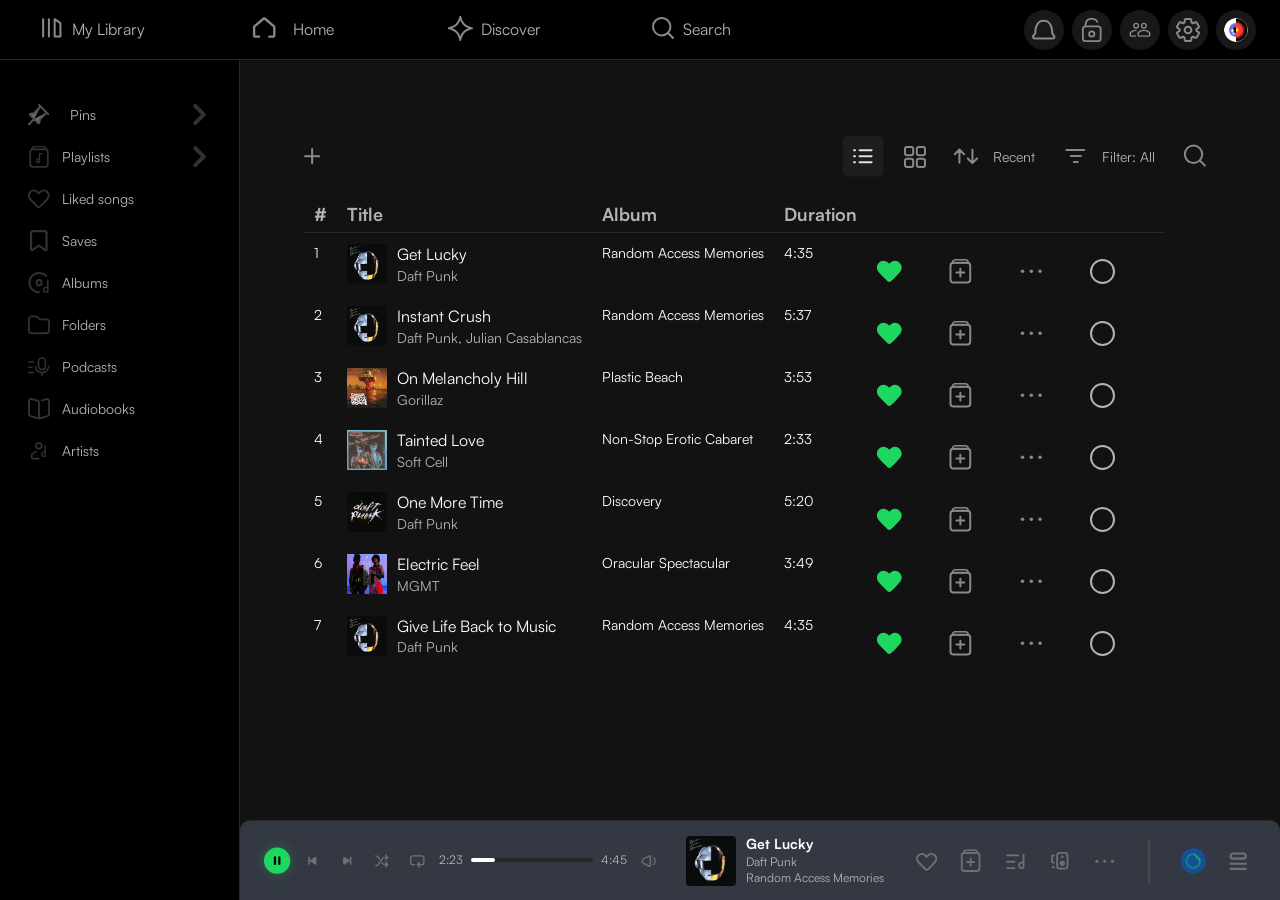
<file: liked-song.html>
<!DOCTYPE html>
<html lang="en">

<head>
  <meta charset="UTF-8">
  <meta name="viewport" content="width=device-width, initial-scale=1.0">
  <link rel="stylesheet" href="./styles/main.css">
  <title>Liked Songs</title>
</head>

<body>

  <div class="app">
    <!-- header -->
    <header class="header">
      <nav class="header-nav">
        <ul class="header-list">

          <li class="header-item">
            <button class="header-button" onclick="window.location.href='MyLibrary.html'">
              <span class="header-icon">
                <svg width="24" height="24" viewBox="0 0 24 24" fill="none" xmlns="http://www.w3.org/2000/svg">
                  <path d="M3.14307 3.14307V20.4299" stroke="#898989" stroke-width="2.02054" stroke-linecap="round"
                    stroke-linejoin="round" />
                  <path d="M8.9054 3.14307V20.4299" stroke="#898989" stroke-width="2.02054" stroke-linecap="round"
                    stroke-linejoin="round" />
                  <path d="M14.6676 20.4299V3.14307L20.4299 7.13234V20.4299H14.6676Z" stroke="#898989"
                    stroke-width="2.02054" stroke-linecap="round" stroke-linejoin="round" />
                </svg></span>
                <span class=" header-text">My Library</span>
              
            </button>
          </li>

          <li class="header-item">
            <button class="header-button" onclick="window.location.href='index.html'">
              <span class="header-icon">
                <svg width="41" height="41" viewBox="0 0 41 41" fill="none" xmlns="http://www.w3.org/2000/svg">
              <path d="M25.2566 28.6243H28.6242C29.5541 28.6243 30.3079 27.8704 30.3079 26.9405V19.432C30.3079 18.9368 30.0899 18.4666 29.7118 18.1467L21.2929 11.023C20.6651 10.4918 19.7454 10.4918 19.1176 11.023L10.6987 18.1467C10.3206 18.4666 10.1025 18.9368 10.1025 19.432V26.9405C10.1025 27.8704 10.8564 28.6243 11.7863 28.6243H15.1539" stroke="#898989" stroke-width="2.3573" stroke-linecap="round" stroke-linejoin="round"/>
              </svg></span>
                <span class="header-text">Home</span>
            </button>
          </li>

          <li class="header-item">
            <button class="header-button" onclick="window.location.href='Discover.html'">
              <span class="header-icon">
                <svg width="25" height="25" viewBox="0 0 25 25" fill="none" xmlns="http://www.w3.org/2000/svg">
                  <path
                    d="M12.8042 21.8062C14.0298 17.441 17.441 14.0298 21.8062 12.8042L23.6011 12.3003L21.8062 11.7964C17.441 10.5708 14.0298 7.1596 12.8042 2.79443L12.3003 0.999512L11.7964 2.79443C10.5708 7.1596 7.1596 10.5708 2.79443 11.7964L0.999512 12.3003L2.79443 12.8042C7.1596 14.0298 10.5708 17.441 11.7964 21.8062L12.3003 23.6011L12.8042 21.8062Z"
                    stroke="#898989" stroke-width="2" />
                </svg></span>
                <span class="header-text">Discover</span>
              
            </button>
          </li>

          <li class="header-item">
            <button class="header-button" onclick="window.location.href='search.html'">
              <span class="header-icon">
                <svg width="23" height="23" viewBox="0 0 23 23" fill="none" xmlns="http://www.w3.org/2000/svg">
                  <path
                    d="M15.9159 15.7929C17.4535 14.2244 18.4016 12.0759 18.4016 9.70591C18.4016 4.90343 14.5084 1.01025 9.70594 1.01025C4.90346 1.01025 1.01028 4.90343 1.01028 9.70591C1.01028 14.5084 4.90346 18.4016 9.70594 18.4016C12.1385 18.4016 14.3377 17.4027 15.9159 15.7929ZM15.9159 15.7929L21.0103 21.0103"
                    stroke="#898989" stroke-width="2.02054" stroke-linecap="round" />
                </svg></span>
                <span class="header-text">Search</span>
              
            </button>
          </li>

        </ul>
      </nav>
      <div class="header-icons">
        <button class="icon-button">
          <svg width="20" height="17" viewBox="0 0 20 17" fill="none" xmlns="http://www.w3.org/2000/svg">
            <path
              d="M17.305 15.575H2.24935C1.0597 15.575 0.409813 14.1875 1.17141 13.2736L2.42592 11.7682C2.64129 11.5097 2.74882 11.1829 2.74555 10.8465C2.7249 8.7271 3.09697 0.841919 9.77719 0.841919C16.4574 0.841919 16.8295 8.7271 16.8088 10.8465C16.8056 11.1829 16.9131 11.5097 17.1285 11.7682L18.383 13.2736C19.1446 14.1875 18.4947 15.575 17.305 15.575Z"
              stroke="#898989" stroke-width="1.6838" stroke-linecap="round" stroke-linejoin="round" />
          </svg>
        </button>

        <button class="icon-button lock-btn">
          <svg width="20" height="24" viewBox="0 0 20 24" fill="none" xmlns="http://www.w3.org/2000/svg">
            <path
              d="M14.5457 4.26552C14.7544 4.70905 15.2832 4.89939 15.7267 4.69066C16.1702 4.48192 16.3606 3.95316 16.1518 3.50963L14.5457 4.26552ZM3.61666 7.98816C4.49277 7.84598 4.49283 7.84638 4.49289 7.84675C4.49291 7.84684 4.49296 7.84719 4.49299 7.84737C4.49305 7.84773 4.49309 7.84799 4.49312 7.84814C4.49316 7.84844 4.49314 7.84833 4.49306 7.84781C4.4929 7.84676 4.49249 7.84408 4.49187 7.83981C4.49063 7.83128 4.48854 7.81644 4.48589 7.79571C4.48057 7.75421 4.47303 7.68935 4.46549 7.60449C4.45037 7.43439 4.43548 7.18627 4.43819 6.88671C4.44366 6.28146 4.52078 5.49832 4.79016 4.73233C5.05715 3.97315 5.50453 3.25206 6.24453 2.71568C6.98229 2.18093 8.08614 1.77515 9.7633 1.77515V0C7.79098 0 6.30174 0.481792 5.20273 1.27839C4.10595 2.07338 3.47285 3.12744 3.11555 4.1434C2.76065 5.15256 2.66967 6.14457 2.66311 6.87067C2.6598 7.2368 2.67792 7.5434 2.69731 7.76162C2.70702 7.87092 2.71711 7.95861 2.72511 8.02113C2.72911 8.0524 2.7326 8.07743 2.73528 8.09577C2.73661 8.10494 2.73774 8.11244 2.73863 8.11822C2.73908 8.12111 2.73947 8.12357 2.73979 8.12559C2.73995 8.1266 2.74009 8.1275 2.74022 8.1283C2.74028 8.12869 2.74036 8.1292 2.74039 8.1294C2.74047 8.12989 2.74055 8.13034 3.61666 7.98816ZM9.7633 1.77515C11.2681 1.77515 12.31 2.10211 13.0382 2.55229C13.7643 3.00119 14.2364 3.60832 14.5457 4.26552L16.1518 3.50963C15.7204 2.59289 15.0353 1.70001 13.9716 1.0424C12.91 0.386066 11.5295 0 9.7633 0V1.77515Z"
              fill="#898989" />
            <path
              d="M15.9763 8.43188H3.55029C2.07971 8.43188 0.887573 9.62403 0.887573 11.0946V20.4141C0.887573 21.8847 2.07971 23.0768 3.55029 23.0768H15.9763C17.4469 23.0768 18.639 21.8847 18.639 20.4141V11.0946C18.639 9.62403 17.4469 8.43188 15.9763 8.43188Z"
              stroke="#898989" stroke-width="1.77515" />
            <circle cx="9.76331" cy="15.9763" r="2.66272" stroke="#898989" stroke-width="1.77515" />
          </svg>
        </button>

        <button class="icon-button">
          <svg width="35" height="26" viewBox="0 0 35 26" fill="none" xmlns="http://www.w3.org/2000/svg">
            <path
              d="M26.5729 6.73524C26.5729 8.5951 25.0652 10.1028 23.2054 10.1028C21.3455 10.1028 19.8378 8.5951 19.8378 6.73524C19.8378 4.87539 21.3455 3.36768 23.2054 3.36768C25.0652 3.36768 26.5729 4.87539 26.5729 6.73524Z"
              stroke="#898989" stroke-width="2.02054" />
            <path
              d="M16.286 15.8383L17.0358 15.3384C18.8628 14.1204 21.0095 13.4705 23.2053 13.4705C25.4012 13.4705 27.5478 14.1204 29.3749 15.3384L30.1247 15.8383C31.0615 16.4629 31.6242 17.5143 31.6242 18.6403V20.3178C31.6242 21.1858 30.9206 21.8894 30.0527 21.8894H23.2053H16.3579C15.49 21.8894 14.7864 21.1858 14.7864 20.3178V18.6403C14.7864 17.5143 15.3491 16.4629 16.286 15.8383Z"
              stroke="#898989" stroke-width="2.02054" stroke-linecap="round" stroke-linejoin="round" />
            <path
              d="M15.1541 6.73524C15.1541 8.5951 13.6464 10.1028 11.7865 10.1028C9.92666 10.1028 8.41895 8.5951 8.41895 6.73524C8.41895 4.87539 9.92666 3.36768 11.7865 3.36768C13.6464 3.36768 15.1541 4.87539 15.1541 6.73524Z"
              stroke="#898989" stroke-width="2.02054" />
            <path
              d="M11.7865 13.4705C9.59068 13.4705 7.44399 14.1204 5.61695 15.3384L4.86716 15.8383C3.93031 16.4629 3.36758 17.5143 3.36758 18.6403V20.3178C3.36758 21.1858 4.07118 21.8894 4.93912 21.8894H11"
              stroke="#898989" stroke-width="2.02054" stroke-linecap="round" stroke-linejoin="round" />
          </svg>
        </button>

        <button class="icon-button">
          <svg width="24" height="24" viewBox="0 0 24 24" fill="none" xmlns="http://www.w3.org/2000/svg">
            <path
              d="M14.1164 1H9.88363C9.60145 1 9.35689 1.09167 9.14995 1.275C8.94302 1.45833 8.82074 1.6875 8.78312 1.9625L8.4445 4.52C8.19994 4.61167 7.96968 4.72167 7.75371 4.85C7.537 4.97833 7.32517 5.11583 7.11824 5.2625L4.66325 4.2725C4.39988 4.18083 4.13651 4.17167 3.87313 4.245C3.60976 4.31833 3.40283 4.47417 3.25233 4.7125L1.16418 8.26C1.01368 8.49833 0.966651 8.755 1.02309 9.03C1.07952 9.305 1.22062 9.525 1.44636 9.69L3.56273 11.2575C3.54392 11.3858 3.53451 11.5098 3.53451 11.6293V12.3718C3.53451 12.4906 3.54392 12.6142 3.56273 12.7425L1.44636 14.31C1.22062 14.475 1.07952 14.695 1.02309 14.97C0.966651 15.245 1.01368 15.5017 1.16418 15.74L3.25233 19.2875C3.38402 19.5442 3.58606 19.7048 3.85846 19.7693C4.13161 19.8331 4.39988 19.8192 4.66325 19.7275L7.11824 18.7375C7.32517 18.8842 7.54151 19.0217 7.76726 19.15C7.993 19.2783 8.21875 19.3883 8.4445 19.48L8.78312 22.0375C8.82074 22.3125 8.94302 22.5417 9.14995 22.725C9.35689 22.9083 9.60145 23 9.88363 23H14.1164C14.3986 23 14.6431 22.9083 14.85 22.725C15.057 22.5417 15.1793 22.3125 15.2169 22.0375L15.5555 19.48C15.8001 19.3883 16.0307 19.2783 16.2474 19.15C16.4634 19.0217 16.6748 18.8842 16.8818 18.7375L19.3368 19.7275C19.6001 19.8192 19.8635 19.8283 20.1269 19.755C20.3902 19.6817 20.5972 19.5258 20.7477 19.2875L22.8358 15.74C22.9863 15.5017 23.0334 15.245 22.9769 14.97C22.9205 14.695 22.7794 14.475 22.5536 14.31L20.4373 12.7425C20.4561 12.6142 20.4655 12.4906 20.4655 12.3718V11.6293C20.4655 11.5098 20.4467 11.3858 20.4091 11.2575L22.5254 9.69C22.7512 9.525 22.8923 9.305 22.9487 9.03C23.0051 8.755 22.9581 8.49833 22.8076 8.26L20.7195 4.74C20.569 4.50167 20.3575 4.34107 20.0851 4.2582C19.812 4.17607 19.5437 4.18083 19.2803 4.2725L16.8818 5.2625C16.6748 5.11583 16.4585 4.97833 16.2327 4.85C16.007 4.72167 15.7813 4.61167 15.5555 4.52L15.2169 1.9625C15.1793 1.6875 15.057 1.45833 14.85 1.275C14.6431 1.09167 14.3986 1 14.1164 1Z"
              stroke="#898989" stroke-width="2" />
            <circle cx="3.34783" cy="3.34783" r="3.34783" transform="matrix(1 0 0 -1 8.65216 15.3478)" stroke="#898989"
              stroke-width="2" />
          </svg>
        </button>

        <button class="icon-button">
          <svg width="32" height="32" viewBox="0 0 32 32" fill="none" xmlns="http://www.w3.org/2000/svg"
            xmlns:xlink="http://www.w3.org/1999/xlink">
            <rect width="32" height="32" rx="16" fill="url(#pattern0_7919_2040)" />
            <defs>
              <pattern id="pattern0_7919_2040" patternContentUnits="objectBoundingBox" width="1" height="1">
                <use xlink:href="#image0_7919_2040" transform="scale(0.00208333)" />
              </pattern>
              <image id="image0_7919_2040" width="480" height="480" preserveAspectRatio="none"
                xlink:href="[data-uri]" />
            </defs>
          </svg>
        </button>
      </div>
    </header>
    <div class="layout">
      <!-- Sidebar -->
      <aside class="sidebar">
        <nav class="sidebar-nav">
          <ul class="sidebar-list">

            <li class="sidebar-item">
              <button class="sidebar-link">
                <span class="sidebar-icon">
                  <svg width="22" height="22" viewBox="0 0 22 22" fill="none" xmlns="http://www.w3.org/2000/svg">
                    <path
                      d="M12.6064 2.5178L11.0885 0.999964M12.6064 2.5178L5.90599 9.21819C5.78288 9.3413 5.62208 9.41961 5.44925 9.44062L2.69595 9.77532C2.05135 9.85367 1.78005 10.6401 2.23921 11.0992L6.16776 15.0278M12.6064 2.5178L18.6777 8.58914M20.1956 10.107L18.6777 8.58914M18.6777 8.58914L11.9773 15.2895C11.8542 15.4126 11.7759 15.5734 11.7549 15.7463L11.4202 18.4996C11.3418 19.1442 10.5555 19.4155 10.0963 18.9563L6.16776 15.0278M6.16776 15.0278L0.999964 20.1956"
                      stroke="#898989" stroke-width="2" stroke-linecap="round" stroke-linejoin="round" />
                  </svg>
                </span>
                <span class="sidebar-text">Pins</span>
                <span class="sidebar-right-icon">
                  <img src="./assets/icons/sidebar right icon.svg" alt="Right-icon">
                </span>
              </button>
            </li>

            <li class="sidebar-item">
              <button class="sidebar-link">
                <span class="sidebar-icon">
                  <img src="./assets/icons/sidebar 2.svg" alt="Playlists-icon">
                </span>
                <span class="sidebar-text">Playlists</span>
                <span class="sidebar-right-icon">
                  <img src="./assets/icons/sidebar right icon.svg" alt="Right-icon">
                </span>
              </button>
              <ul class="sidebar-submenu">

                <li class="submenu-item">
                  <img src="./assets/icons/sidebar 2.svg">
                  <span>Chill stuff</span>
                </li>

                <li class="submenu-item">
                  <img src="./assets/icons/sidebar 2.svg">
                  <span>Rock n Roll</span>
                </li>

                <li class="submenu-item">
                  <img src="./assets/icons/sidebar 2.svg">
                  <span>The Jux Box</span>
                </li>

                <li class="submenu-item">
                  <img src="./assets/icons/sidebar 2.svg">
                  <span>Selected Linkin Park</span>
                </li>

                <li class="submenu-item">
                  <img src="./assets/icons/sidebar 2.svg">
                  <span>Vibe</span>
                </li>
              </ul>
            </li>

            <li class="sidebar-item">
              <button class="sidebar-link" onclick="window.location.href='liked-song.html'">
                <span class="sidebar-icon">
                  <img src="./assets/icons/sidebar 3.svg" alt="Liked-songs-icon">
                </span>
                <span class="sidebar-text">Liked songs</span>
              </button>
            </li>

            <li class="sidebar-item">
              <button class="sidebar-link">
                <span class="sidebar-icon">
                  <img src="./assets/icons/sidebar 4.svg" alt="Saves-icon">
                </span>
                <span class="sidebar-text">Saves</span>
              </button>
            </li>

            <li class="sidebar-item">
              <button class="sidebar-link">
                <span class="sidebar-icon">
                  <img src="./assets/icons/sidebar 5.svg" alt="Albums-icon">
                </span>
                <span class="sidebar-text">Albums</span>
              </button>
            </li>

            <li class="sidebar-item">
              <button class="sidebar-link">
                <span class="sidebar-icon">
                  <img src="./assets/icons/sidebar 6.svg" alt="Folders-icon">
                </span>
                <span class="sidebar-text">Folders</span>
              </button>
            </li>

            <li class="sidebar-item">
              <button class="sidebar-link">
                <span class="sidebar-icon">
                  <img src="./assets/icons/sidebar 7.svg" alt="Podcasts-icon">
                </span>
                <span class="sidebar-text">Podcasts</span>
              </button>
            </li>

            <li class="sidebar-item">
              <button class="sidebar-link">
                <span class="sidebar-icon">
                  <img src="./assets/icons/sidebar 8.svg" alt="Audiobooks-icon">
                </span>
                <span class="sidebar-text">Audiobooks</span>
              </button>
            </li>

            <li class="sidebar-item">
              <button class="sidebar-link">
                <span class="sidebar-icon">
                  <img src="./assets/icons/sidebar 9.svg" alt="Artists-icon">
                </span>
                <span class="sidebar-text">Artists</span>
              </button>
            </li>

          </ul>
        </nav>
      </aside>

      <div class="main">



        <!-- scrollable -->
        <main class="content">

          <div class="container">

            <div class="toolbar">
              <div class="left-icons">
                <img src="./assets/icons/playlist 1.svg" alt="play icon">
              </div>

              <div class="right-icons">
                <img src="./assets/icons/playlist 2.svg" alt="play icon">
                <img src="./assets/icons/playlist 3.svg" alt="play icon">


                <div class="recent">
                  <img src="./assets/icons/playlist 4.svg" alt="play icon">
                  <span>Recent</span>
                </div>

                <div class="filter">
                  <div class="filter-all">
                    <img src="./assets/icons/playlist 5.svg" alt="play icon">
                    <span>Filter: All</span>
                  </div>
                  <ul class="filter-menu">
                    <li>All</li>
                    <li>Songs</li>
                    <li>Playlists</li>
                    <li>Albums</li>
                    <li>Artists</li>
                    <li>Folders</li>
                    <li>Podcasts</li>
                    <li>Audiobooks</li>

                    <li>
                      <hr>
                    </li>

                    <li class="group-li">
                      <div class="group-toggle">
                        <span>Group</span>

                        <div class="switch">
                          <div class="slider"></div>
                        </div>
                      </div>
                    </li>
                  </ul>
                </div>

                <div class="search">
                  <img src="./assets/icons/playlist 6.svg" alt="play icon">
                </div>
              </div>
            </div>

            <table class="playlist">
              <thead>
                <tr>
                  <th>#</th>
                  <th>Title</th>
                  <th>Album</th>
                  <th>Duration</th>
                  <th></th>
                </tr>
              </thead>
              <tbody>
                <tr class="song-row">
                  <td>1</td>
                  <td class="song">
                    <img src="./assets/images/player.png" alt="song cover">
                    <div>
                      <p class="title">Get Lucky</p>
                      <span class="artist">Daft Punk</span>
                    </div>
                  </td>
                  <td>Random Access Memories</td>
                  <td>4:35</td>
                  <td class="heart-actions">
                    <div class="actions">
                      <img src="./assets/icons/heart-filled.svg" class="like-btn"
                        data-filled="./assets/icons/heart-filled.svg" data-outline="./assets/icons/heart-filled.svg"
                        alt="heart icon">

                      <img src="./assets/icons/plus.svg" class="action-icon plus" alt="plus">
                      <img src="./assets/icons/more.svg" class="action-icon more" alt="more">

                      <span class="play-circle"></span>
                    </div>
                  </td>
                </tr>

                <tr class="song-row">
                  <td>2</td>
                  <td class="song">
                    <img src="./assets/images/player.png" alt="song cover">
                    <div>
                      <p class="title">Instant Crush</p>
                      <span class="artist">Daft Punk, Julian Casablancas</span>
                    </div>
                  </td>
                  <td>Random Access Memories</td>
                  <td>5:37</td>
                  <td class="heart-actions">
                    <div class="actions">
                      <img src="./assets/icons/heart-filled.svg" class="like-btn"
                        data-filled="./assets/icons/heart-filled.svg" data-outline="./assets/icons/heart-outline.svg"
                        alt="heart icon">

                      <img src="./assets/icons/plus.svg" class="action-icon plus" alt="plus">
                      <img src="./assets/icons/more.svg" class="action-icon more" alt="more">

                      <span class="play-circle"></span>
                    </div>
                  </td>
                </tr>

                <tr class="song-row">
                  <td>3</td>
                  <td class="song">
                    <img src="./assets/images/playlist 2.png" alt="song cover">
                    <div>
                      <p class="title">On Melancholy Hill</p>
                      <span class="artist">Gorillaz</span>
                    </div>
                  </td>
                  <td>Plastic Beach</td>
                  <td>3:53</td>
                  <td class="heart-actions">
                    <div class="actions">
                      <img src="./assets/icons/heart-filled.svg" class="like-btn"
                        data-filled="./assets/icons/heart-filled.svg" data-outline="./assets/icons/heart-outline.svg"
                        alt="heart icon">

                      <img src="./assets/icons/plus.svg" class="action-icon plus" alt="plus">
                      <img src="./assets/icons/more.svg" class="action-icon more" alt="more">

                      <span class="play-circle"></span>

                    </div>
                  </td>
                </tr>

                <tr class="song-row">
                  <td>4</td>
                  <td class="song">
                    <img src="./assets/images/playlist 3.png" alt="song cover">
                    <div>
                      <p class="title">Tainted Love</p>
                      <span class="artist">Soft Cell</span>
                    </div>
                  </td>
                  <td>Non-Stop Erotic Cabaret</td>
                  <td>2:33</td>
                  <td class="heart-actions">
                    <div class="actions">
                      <img src="./assets/icons/heart-filled.svg" class="like-btn"
                        data-filled="./assets/icons/heart-filled.svg" data-outline="./assets/icons/heart-outline.svg"
                        alt="heart icon">

                      <img src="./assets/icons/plus.svg" class="action-icon plus" alt="plus">
                      <img src="./assets/icons/more.svg" class="action-icon more" alt="more">

                      <span class="play-circle"></span>

                    </div>
                  </td>
                </tr>

                <tr class="song-row">
                  <td>5</td>
                  <td class="song">
                    <img src="./assets/images/playlist 4.png">
                    <div>
                      <p class="title">One More Time</p>
                      <span class="artist">Daft Punk</span>
                    </div>
                  </td>
                  <td>Discovery</td>
                  <td>5:20</td>
                  <td class="heart-actions">
                    <div class="actions">
                      <img src="./assets/icons/heart-filled.svg" class="like-btn"
                        data-filled="./assets/icons/heart-filled.svg" data-outline="./assets/icons/heart-outline.svg"
                        alt="heart icon">

                      <img src="./assets/icons/plus.svg" class="action-icon plus" alt="plus">
                      <img src="./assets/icons/more.svg" class="action-icon more" alt="more">

                      <span class="play-circle"></span>

                    </div>
                  </td>
                </tr>

                <tr class="song-row">
                  <td>6</td>
                  <td class="song">
                    <img src="./assets/images/playlist 5.png">
                    <div>
                      <p class="title">Electric Feel</p>
                      <span class="artist">MGMT</span>
                    </div>
                  </td>
                  <td>Oracular Spectacular</td>
                  <td>3:49</td>
                  <td class="heart-actions">
                    <div class="actions">
                      <img src="./assets/icons/heart-filled.svg" class="like-btn"
                        data-filled="./assets/icons/heart-filled.svg" data-outline="./assets/icons/heart-outline.svg"
                        alt="heart icon">

                      <img src="./assets/icons/plus.svg" class="action-icon plus" alt="plus">
                      <img src="./assets/icons/more.svg" class="action-icon more" alt="more">

                      <span class="play-circle"></span>

                    </div>
                  </td>
                </tr>

                <tr class="song-row">
                  <td>7</td>
                  <td class="song">
                    <img src="./assets/images/player.png">
                    <div>
                      <p class="title">Give Life Back to Music</p>
                      <span class="artist">Daft Punk</span>
                    </div>
                  </td>
                  <td>Random Access Memories</td>
                  <td>4:35</td>
                  <td class="heart-actions">
                    <div class="actions">
                      <img src="./assets/icons/heart-filled.svg" class="like-btn"
                        data-filled="./assets/icons/heart-filled.svg" data-outline="./assets/icons/heart-outline.svg"
                        alt="heart icon">

                      <img src="./assets/icons/plus.svg" class="action-icon plus" alt="plus">
                      <img src="./assets/icons/more.svg" class="action-icon more" alt="more">

                      <span class="play-circle"></span>

                    </div>
                  </td>

                </tr>
              </tbody>
            </table>
          </div>
        </main>
      </div>
      <footer class="player">
        <!-- left -->
        <div class="player-left">

          <div class="player-controls">
            <button class="play-btn">
              <img src="./assets/icons/icons big.svg" alt="Play icon">
            </button>

            <button class="control-btn">
              <img src="./assets/icons/icons big 1.svg" alt="Play icon">
            </button>

            <button class="control-btn">
              <img src="./assets/icons/icons big 2.svg" alt="Play icon">
            </button>

            <button class="control-btn">
              <img src="./assets/icons/icons big 3.svg" alt="Play icon">
            </button>

            <button class="control-btn">
              <img src="./assets/icons/icons big 4.svg" alt="Play icon">
            </button>

            <div class="progress-wrapper">
              <span class="time">2:23</span>
              <div class="progress-bar">
                <div class="progress"></div>
              </div>
              <span class="time">4:45</span>
            </div>
            <button class="control-btn">
              <img src="./assets/icons/icons big 5.svg" alt="Play icon">
            </button>
          </div>
        </div>
        <!-- center-->
    <div class="player-center">
      <img src="./assets/images/player.png" alt="cover" class="player-cover">
      <div class="player-info">
        <div class="song-title">Get Lucky</div>
        <div class="song-artist">Daft Punk</div>
        <div class="song-artist">Random Access Memories</div>
      </div>
      <button class="control-btn mobile-play">
        <img src="./assets/icons/add.svg">
      </button>

      <button class="control-btn mobile-play">
        <img src="./assets/icons/play.svg">
      </button>
    </div>


        <!-- RIGHT -->

        <div class="player-right">
          <button class="control-btn">
            <img src="./assets/icons/icons big 6.svg" alt="Play icon">
          </button>

          <button class="control-btn">
            <img src="./assets/icons/pc-playlist 2.svg" alt="Play icon">
          </button>
          <button class="control-btn">
            <img src="./assets/icons/pc-lyrics 3.svg" alt="Play icon">
          </button>
          <button class="control-btn">
            <img src="./assets/icons/icons big 7.svg" alt="Play icon">
          </button>
          <button class="control-btn">
            <img src="./assets/icons/pc-playing-5.svg" alt="Play icon">
          </button>
          <button class="control-btn">
            <img src="./assets/icons/Frame 6.svg" alt="Play icon">
          </button>
          <button class="control-btn">
            <img src="./assets/icons/DJ 7.svg" alt="Play icon">
          </button>
          <button class="control-btn">
            <img src="./assets/icons/pc-queue 8.svg" alt="Play icon">
          </button>

        </div>
      </footer>


      <script src="js/sidebar.js"></script>
</body>

</html>
<script src="./js/sidebar.js"></script>
</file>
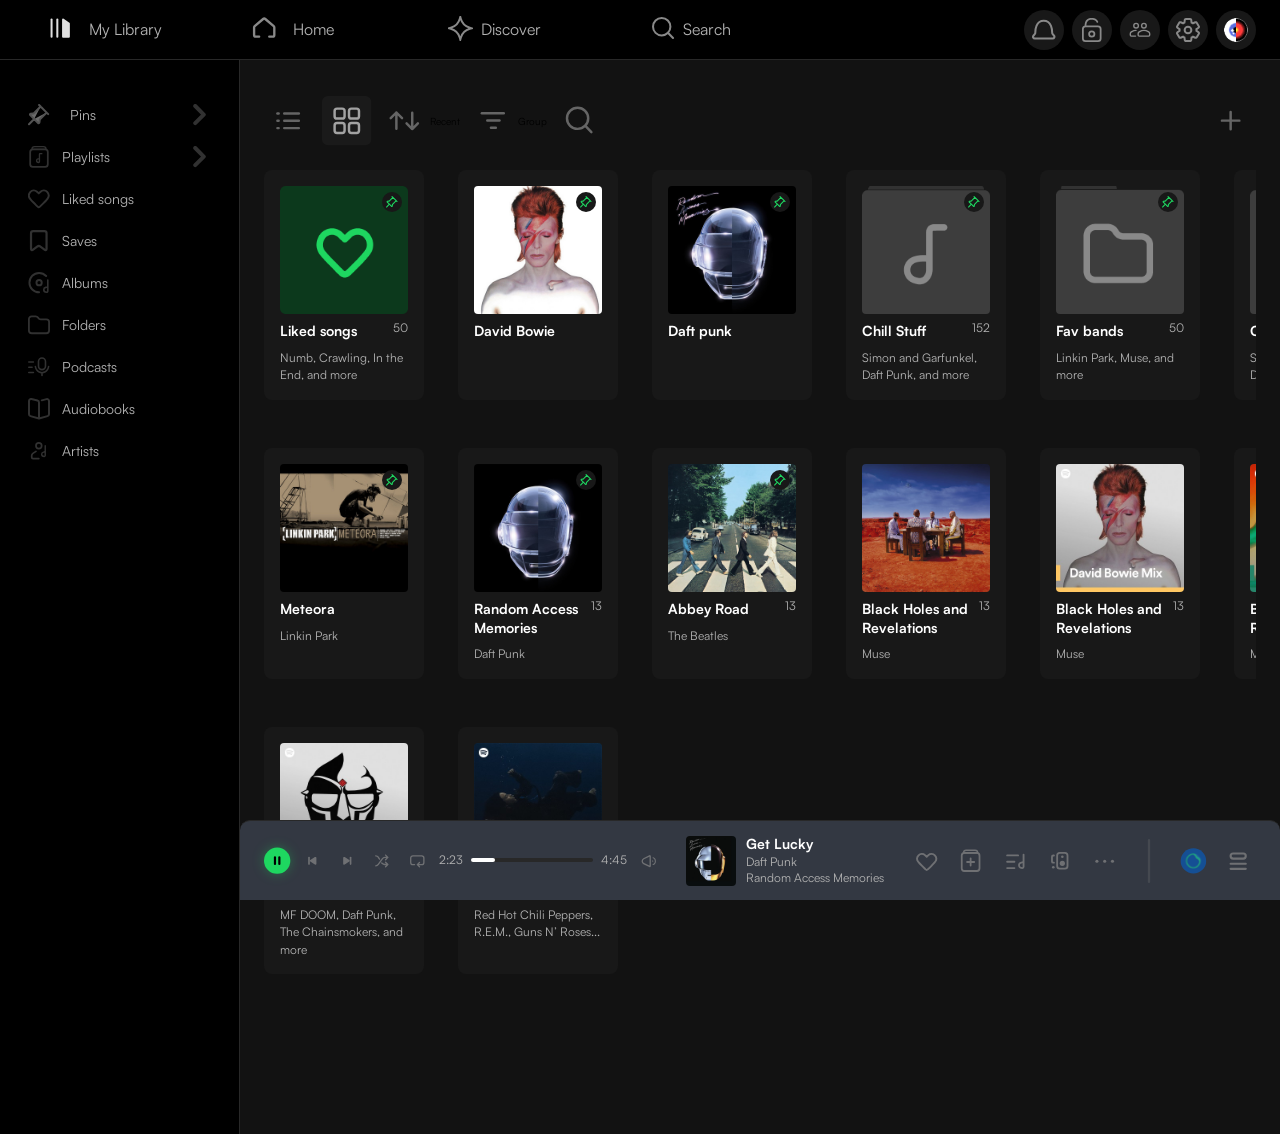
<file: MyLibrary.html>
<!doctype html>
<html lang="en">

<head>
  <meta charset="UTF-8">
  <meta name="viewport" content="width=device-width, initial-scale=1.0">
  <title>Spotify Markup</title>
  <link rel="stylesheet" href="./styles/main.css">
</head>

<body>

  <div class="app">
    <!-- header -->
    <header class="header">
      <nav class="header-nav">
        <ul class="header-list">

          <li class="header-item">
            <button class="header-button" onclick="window.location.href='MyLibrary.html'">
              <span class="header-icon">
                <svg width="41" height="41" viewBox="0 0 41 41" fill="none" xmlns="http://www.w3.org/2000/svg">
                <path d="M11.562 11.5621V28.849" stroke="#E0E0E0" stroke-width="2.02054" stroke-linecap="round" stroke-linejoin="round"/>
                <path d="M17.3242 11.5621V28.849" stroke="#E0E0E0" stroke-width="2.02054" stroke-linecap="round" stroke-linejoin="round"/>
                <path d="M23.0864 28.849V11.5621L28.8487 15.5514V28.849H23.0864Z" fill="#E0E0E0" stroke="#E0E0E0" stroke-width="2.02054" stroke-linecap="round" stroke-linejoin="round"/>
                </svg></span>
                <span class=" header-text">My Library</span>
            </button>
          </li>

          <li class="header-item">
            <button class="header-button" onclick="window.location.href='index.html'">
              <span class="header-icon">
              <svg width="41" height="41" viewBox="0 0 41 41" fill="none" xmlns="http://www.w3.org/2000/svg">
              <path d="M25.2566 28.6243H28.6242C29.5541 28.6243 30.3079 27.8704 30.3079 26.9405V19.432C30.3079 18.9368 30.0899 18.4666 29.7118 18.1467L21.2929 11.023C20.6651 10.4918 19.7454 10.4918 19.1176 11.023L10.6987 18.1467C10.3206 18.4666 10.1025 18.9368 10.1025 19.432V26.9405C10.1025 27.8704 10.8564 28.6243 11.7863 28.6243H15.1539" stroke="#898989" stroke-width="2.3573" stroke-linecap="round" stroke-linejoin="round"/>
              </svg></span>
              <span class="header-text">Home</span>
              
            </button>
          </li>

          <li class="header-item">
            <button class="header-button" onclick="window.location.href='Discover.html'">
              <span class="header-icon">
                <svg width="25" height="25" viewBox="0 0 25 25" fill="none" xmlns="http://www.w3.org/2000/svg">
                  <path
                    d="M12.8042 21.8062C14.0298 17.441 17.441 14.0298 21.8062 12.8042L23.6011 12.3003L21.8062 11.7964C17.441 10.5708 14.0298 7.1596 12.8042 2.79443L12.3003 0.999512L11.7964 2.79443C10.5708 7.1596 7.1596 10.5708 2.79443 11.7964L0.999512 12.3003L2.79443 12.8042C7.1596 14.0298 10.5708 17.441 11.7964 21.8062L12.3003 23.6011L12.8042 21.8062Z"
                    stroke="#898989" stroke-width="2" />
                </svg> </span>
                <span class="header-text">Discover</span>
             </button>
          </li>

          <li class="header-item">
            <button class="header-button" onclick="window.location.href='search.html'">
              <span class="header-icon">
                <svg width="23" height="23" viewBox="0 0 23 23" fill="none" xmlns="http://www.w3.org/2000/svg">
                  <path
                    d="M15.9159 15.7929C17.4535 14.2244 18.4016 12.0759 18.4016 9.70591C18.4016 4.90343 14.5084 1.01025 9.70594 1.01025C4.90346 1.01025 1.01028 4.90343 1.01028 9.70591C1.01028 14.5084 4.90346 18.4016 9.70594 18.4016C12.1385 18.4016 14.3377 17.4027 15.9159 15.7929ZM15.9159 15.7929L21.0103 21.0103"
                    stroke="#898989" stroke-width="2.02054" stroke-linecap="round" />
                </svg> </span>
                <span class="header-text">Search</span>
            </button>
          </li>

        </ul>
      </nav>
      <div class="header-icons">
        <button class="icon-button">
          <svg width="20" height="17" viewBox="0 0 20 17" fill="none" xmlns="http://www.w3.org/2000/svg">
            <path
              d="M17.305 15.575H2.24935C1.0597 15.575 0.409813 14.1875 1.17141 13.2736L2.42592 11.7682C2.64129 11.5097 2.74882 11.1829 2.74555 10.8465C2.7249 8.7271 3.09697 0.841919 9.77719 0.841919C16.4574 0.841919 16.8295 8.7271 16.8088 10.8465C16.8056 11.1829 16.9131 11.5097 17.1285 11.7682L18.383 13.2736C19.1446 14.1875 18.4947 15.575 17.305 15.575Z"
              stroke="#898989" stroke-width="1.6838" stroke-linecap="round" stroke-linejoin="round" />
          </svg>
        </button>

        <button class="icon-button lock-btn">
          <svg width="20" height="24" viewBox="0 0 20 24" fill="none" xmlns="http://www.w3.org/2000/svg">
            <path
              d="M14.5457 4.26552C14.7544 4.70905 15.2832 4.89939 15.7267 4.69066C16.1702 4.48192 16.3606 3.95316 16.1518 3.50963L14.5457 4.26552ZM3.61666 7.98816C4.49277 7.84598 4.49283 7.84638 4.49289 7.84675C4.49291 7.84684 4.49296 7.84719 4.49299 7.84737C4.49305 7.84773 4.49309 7.84799 4.49312 7.84814C4.49316 7.84844 4.49314 7.84833 4.49306 7.84781C4.4929 7.84676 4.49249 7.84408 4.49187 7.83981C4.49063 7.83128 4.48854 7.81644 4.48589 7.79571C4.48057 7.75421 4.47303 7.68935 4.46549 7.60449C4.45037 7.43439 4.43548 7.18627 4.43819 6.88671C4.44366 6.28146 4.52078 5.49832 4.79016 4.73233C5.05715 3.97315 5.50453 3.25206 6.24453 2.71568C6.98229 2.18093 8.08614 1.77515 9.7633 1.77515V0C7.79098 0 6.30174 0.481792 5.20273 1.27839C4.10595 2.07338 3.47285 3.12744 3.11555 4.1434C2.76065 5.15256 2.66967 6.14457 2.66311 6.87067C2.6598 7.2368 2.67792 7.5434 2.69731 7.76162C2.70702 7.87092 2.71711 7.95861 2.72511 8.02113C2.72911 8.0524 2.7326 8.07743 2.73528 8.09577C2.73661 8.10494 2.73774 8.11244 2.73863 8.11822C2.73908 8.12111 2.73947 8.12357 2.73979 8.12559C2.73995 8.1266 2.74009 8.1275 2.74022 8.1283C2.74028 8.12869 2.74036 8.1292 2.74039 8.1294C2.74047 8.12989 2.74055 8.13034 3.61666 7.98816ZM9.7633 1.77515C11.2681 1.77515 12.31 2.10211 13.0382 2.55229C13.7643 3.00119 14.2364 3.60832 14.5457 4.26552L16.1518 3.50963C15.7204 2.59289 15.0353 1.70001 13.9716 1.0424C12.91 0.386066 11.5295 0 9.7633 0V1.77515Z"
              fill="#898989" />
            <path
              d="M15.9763 8.43188H3.55029C2.07971 8.43188 0.887573 9.62403 0.887573 11.0946V20.4141C0.887573 21.8847 2.07971 23.0768 3.55029 23.0768H15.9763C17.4469 23.0768 18.639 21.8847 18.639 20.4141V11.0946C18.639 9.62403 17.4469 8.43188 15.9763 8.43188Z"
              stroke="#898989" stroke-width="1.77515" />
            <circle cx="9.76331" cy="15.9763" r="2.66272" stroke="#898989" stroke-width="1.77515" />
          </svg>
        </button>

        <button class="icon-button">
          <svg width="35" height="26" viewBox="0 0 35 26" fill="none" xmlns="http://www.w3.org/2000/svg">
            <path
              d="M26.5729 6.73524C26.5729 8.5951 25.0652 10.1028 23.2054 10.1028C21.3455 10.1028 19.8378 8.5951 19.8378 6.73524C19.8378 4.87539 21.3455 3.36768 23.2054 3.36768C25.0652 3.36768 26.5729 4.87539 26.5729 6.73524Z"
              stroke="#898989" stroke-width="2.02054" />
            <path
              d="M16.286 15.8383L17.0358 15.3384C18.8628 14.1204 21.0095 13.4705 23.2053 13.4705C25.4012 13.4705 27.5478 14.1204 29.3749 15.3384L30.1247 15.8383C31.0615 16.4629 31.6242 17.5143 31.6242 18.6403V20.3178C31.6242 21.1858 30.9206 21.8894 30.0527 21.8894H23.2053H16.3579C15.49 21.8894 14.7864 21.1858 14.7864 20.3178V18.6403C14.7864 17.5143 15.3491 16.4629 16.286 15.8383Z"
              stroke="#898989" stroke-width="2.02054" stroke-linecap="round" stroke-linejoin="round" />
            <path
              d="M15.1541 6.73524C15.1541 8.5951 13.6464 10.1028 11.7865 10.1028C9.92666 10.1028 8.41895 8.5951 8.41895 6.73524C8.41895 4.87539 9.92666 3.36768 11.7865 3.36768C13.6464 3.36768 15.1541 4.87539 15.1541 6.73524Z"
              stroke="#898989" stroke-width="2.02054" />
            <path
              d="M11.7865 13.4705C9.59068 13.4705 7.44399 14.1204 5.61695 15.3384L4.86716 15.8383C3.93031 16.4629 3.36758 17.5143 3.36758 18.6403V20.3178C3.36758 21.1858 4.07118 21.8894 4.93912 21.8894H11"
              stroke="#898989" stroke-width="2.02054" stroke-linecap="round" stroke-linejoin="round" />
          </svg>
        </button>

        <button class="icon-button">
          <svg width="24" height="24" viewBox="0 0 24 24" fill="none" xmlns="http://www.w3.org/2000/svg">
            <path
              d="M14.1164 1H9.88363C9.60145 1 9.35689 1.09167 9.14995 1.275C8.94302 1.45833 8.82074 1.6875 8.78312 1.9625L8.4445 4.52C8.19994 4.61167 7.96968 4.72167 7.75371 4.85C7.537 4.97833 7.32517 5.11583 7.11824 5.2625L4.66325 4.2725C4.39988 4.18083 4.13651 4.17167 3.87313 4.245C3.60976 4.31833 3.40283 4.47417 3.25233 4.7125L1.16418 8.26C1.01368 8.49833 0.966651 8.755 1.02309 9.03C1.07952 9.305 1.22062 9.525 1.44636 9.69L3.56273 11.2575C3.54392 11.3858 3.53451 11.5098 3.53451 11.6293V12.3718C3.53451 12.4906 3.54392 12.6142 3.56273 12.7425L1.44636 14.31C1.22062 14.475 1.07952 14.695 1.02309 14.97C0.966651 15.245 1.01368 15.5017 1.16418 15.74L3.25233 19.2875C3.38402 19.5442 3.58606 19.7048 3.85846 19.7693C4.13161 19.8331 4.39988 19.8192 4.66325 19.7275L7.11824 18.7375C7.32517 18.8842 7.54151 19.0217 7.76726 19.15C7.993 19.2783 8.21875 19.3883 8.4445 19.48L8.78312 22.0375C8.82074 22.3125 8.94302 22.5417 9.14995 22.725C9.35689 22.9083 9.60145 23 9.88363 23H14.1164C14.3986 23 14.6431 22.9083 14.85 22.725C15.057 22.5417 15.1793 22.3125 15.2169 22.0375L15.5555 19.48C15.8001 19.3883 16.0307 19.2783 16.2474 19.15C16.4634 19.0217 16.6748 18.8842 16.8818 18.7375L19.3368 19.7275C19.6001 19.8192 19.8635 19.8283 20.1269 19.755C20.3902 19.6817 20.5972 19.5258 20.7477 19.2875L22.8358 15.74C22.9863 15.5017 23.0334 15.245 22.9769 14.97C22.9205 14.695 22.7794 14.475 22.5536 14.31L20.4373 12.7425C20.4561 12.6142 20.4655 12.4906 20.4655 12.3718V11.6293C20.4655 11.5098 20.4467 11.3858 20.4091 11.2575L22.5254 9.69C22.7512 9.525 22.8923 9.305 22.9487 9.03C23.0051 8.755 22.9581 8.49833 22.8076 8.26L20.7195 4.74C20.569 4.50167 20.3575 4.34107 20.0851 4.2582C19.812 4.17607 19.5437 4.18083 19.2803 4.2725L16.8818 5.2625C16.6748 5.11583 16.4585 4.97833 16.2327 4.85C16.007 4.72167 15.7813 4.61167 15.5555 4.52L15.2169 1.9625C15.1793 1.6875 15.057 1.45833 14.85 1.275C14.6431 1.09167 14.3986 1 14.1164 1Z"
              stroke="#898989" stroke-width="2" />
            <circle cx="3.34783" cy="3.34783" r="3.34783" transform="matrix(1 0 0 -1 8.65216 15.3478)" stroke="#898989"
              stroke-width="2" />
          </svg>
        </button>

        <button class="icon-button">
          <svg width="32" height="32" viewBox="0 0 32 32" fill="none" xmlns="http://www.w3.org/2000/svg"
            xmlns:xlink="http://www.w3.org/1999/xlink">
            <rect width="32" height="32" rx="16" fill="url(#pattern0_7919_2040)" />
            <defs>
              <pattern id="pattern0_7919_2040" patternContentUnits="objectBoundingBox" width="1" height="1">
                <use xlink:href="#image0_7919_2040" transform="scale(0.00208333)" />
              </pattern>
              <image id="image0_7919_2040" width="480" height="480" preserveAspectRatio="none"
                xlink:href="[data-uri]" />
            </defs>
          </svg>
        </button>
      </div>
    </header>
    <div class="layout">
      <!-- Sidebar -->
      <aside class="sidebar">
        <nav class="sidebar-nav">
          <ul class="sidebar-list">

            <li class="sidebar-item">
              <button class="sidebar-link">
                <span class="sidebar-icon">
                  <svg width="22" height="22" viewBox="0 0 22 22" fill="none" xmlns="http://www.w3.org/2000/svg">
                    <path
                      d="M12.6064 2.5178L11.0885 0.999964M12.6064 2.5178L5.90599 9.21819C5.78288 9.3413 5.62208 9.41961 5.44925 9.44062L2.69595 9.77532C2.05135 9.85367 1.78005 10.6401 2.23921 11.0992L6.16776 15.0278M12.6064 2.5178L18.6777 8.58914M20.1956 10.107L18.6777 8.58914M18.6777 8.58914L11.9773 15.2895C11.8542 15.4126 11.7759 15.5734 11.7549 15.7463L11.4202 18.4996C11.3418 19.1442 10.5555 19.4155 10.0963 18.9563L6.16776 15.0278M6.16776 15.0278L0.999964 20.1956"
                      stroke="#898989" stroke-width="2" stroke-linecap="round" stroke-linejoin="round" />
                  </svg>
                </span>
                <span class="sidebar-text">Pins</span>
                <span class="sidebar-right-icon">
                  <img src="./assets/icons/sidebar right icon.svg" alt="Right-icon">
                </span>
              </button>
            </li>

            <li class="sidebar-item">
              <button class="sidebar-link">
                <span class="sidebar-icon">
                  <img src="./assets/icons/sidebar 2.svg" alt="Playlists-icon">
                </span>
                <span class="sidebar-text">Playlists</span>
                <span class="sidebar-right-icon">
                  <img src="./assets/icons/sidebar right icon.svg" alt="Right-icon">
                </span>
              </button>
              <ul class="sidebar-submenu">

                <li class="submenu-item">
                  <img src="./assets/icons/sidebar 2.svg">
                  <span>Chill stuff</span>
                </li>

                <li class="submenu-item">
                  <img src="./assets/icons/sidebar 2.svg">
                  <span>Rock n Roll</span>
                </li>

                <li class="submenu-item">
                  <img src="./assets/icons/sidebar 2.svg">
                  <span>The Jux Box</span>
                </li>

                <li class="submenu-item">
                  <img src="./assets/icons/sidebar 2.svg">
                  <span>Selected Linkin Park</span>
                </li>

                <li class="submenu-item">
                  <img src="./assets/icons/sidebar 2.svg">
                  <span>Vibe</span>
                </li>
              </ul>
            </li>

            <li class="sidebar-item">
              <button class="sidebar-link" onclick="window.location.href='liked-song.html'">
                <span class="sidebar-icon">
                  <img src="./assets/icons/sidebar 3.svg" alt="Liked-songs-icon">
                </span>
                <span class="sidebar-text">Liked songs</span>
              </button>
            </li>

            <li class="sidebar-item">
              <button class="sidebar-link">
                <span class="sidebar-icon">
                  <img src="./assets/icons/sidebar 4.svg" alt="Saves-icon">
                </span>
                <span class="sidebar-text">Saves</span>
              </button>
            </li>

            <li class="sidebar-item">
              <button class="sidebar-link">
                <span class="sidebar-icon">
                  <img src="./assets/icons/sidebar 5.svg" alt="Albums-icon">
                </span>
                <span class="sidebar-text">Albums</span>
              </button>
            </li>

            <li class="sidebar-item">
              <button class="sidebar-link">
                <span class="sidebar-icon">
                  <img src="./assets/icons/sidebar 6.svg" alt="Folders-icon">
                </span>
                <span class="sidebar-text">Folders</span>
              </button>
            </li>

            <li class="sidebar-item">
              <button class="sidebar-link">
                <span class="sidebar-icon">
                  <img src="./assets/icons/sidebar 7.svg" alt="Podcasts-icon">
                </span>
                <span class="sidebar-text">Podcasts</span>
              </button>
            </li>

            <li class="sidebar-item">
              <button class="sidebar-link">
                <span class="sidebar-icon">
                  <img src="./assets/icons/sidebar 8.svg" alt="Audiobooks-icon">
                </span>
                <span class="sidebar-text">Audiobooks</span>
              </button>
            </li>

            <li class="sidebar-item">
              <button class="sidebar-link">
                <span class="sidebar-icon">
                  <img src="./assets/icons/sidebar 9.svg" alt="Artists-icon">
                </span>
                <span class="sidebar-text">Artists</span>
              </button>
            </li>

          </ul>
        </nav>
      </aside>


      <!-- main -->
      <div class="main">
        <!-- scrollable -->
        <main class="content">

          <!-- filters -->
          <div class="filters">
            <button class="control-btn"><img src="./assets/icons/my l1.svg" alt=""></button>
            <button class="control-btn"><img src="./assets/icons/my l2.svg" alt=""></button>
            <button class="control-btn"><img src="./assets/icons/my l3.svg" alt="">Recent</button>
            <button class="control-btn"><img src="./assets/icons/my l4.svg" alt="">Group</button>
            <button class="control-btn"><img src="./assets/icons/my l5.svg" alt=""></button>
            <button class="control-btn add-btn"><img src="./assets/icons/my l6.svg" alt=""></button>
          </div>

          <!-- section -->
          <section class="section">

            <div class="cards-scroll">
              <div class="card-list">

                <div class="card">
                  <div class="card-image-wrapper">
                    <img src="./assets/icons/mylibrary.png" alt="playlist cover" class="card-image">
                    <span class="card-pin">
                      <img src="./assets/icons/pin.svg" alt="">
                    </span>
                  </div>
                  <div class="card-meta">
                    <h3 class="card-title">Liked songs</h3>
                    <span class="card-badge">50</span>
                  </div>
                  <p class="card-subtitle">Numb, Crawling, In the End, and more</p>
                </div>

                <div class="card">
                  <div class="card-image-wrapper">
                    <img src="./assets/icons/mylibrary 1.png" alt="playlist cover" class="card-image">
                    <span class="card-pin">
                      <img src="./assets/icons/pin.svg" alt="">
                    </span>
                  </div>
                  <div class="card-meta">
                    <h3 class="card-title">David Bowie</h3>
                    <span class="card-badge"></span>
                  </div>
                  <p class="card-subtitle"></p>
                </div>

                <div class="card">
                  <div class="card-image-wrapper">
                    <img src="./assets/icons/mylibrary 3.png" alt="playlist cover" class="card-image">
                    <span class="card-pin">
                      <img src="./assets/icons/pin.svg" alt="">
                    </span>
                  </div>
                  <div class="card-meta">
                    <h3 class="card-title">Daft punk</h3>
                    <span class="card-badge"></span>
                  </div>
                  <p class="card-subtitle"></p>
                </div>

                <div class="card">
                  <div class="card-image-wrapper">
                    <img src="./assets/icons/mylibrary 4.png" alt="playlist cover" class="card-image">
                    <span class="card-pin">
                      <img src="./assets/icons/pin.svg" alt="">
                    </span>
                  </div>
                  <div class="card-meta">
                    <h3 class="card-title">Chill Stuff</h3>
                    <span class="card-badge">152</span>
                  </div>
                  <p class="card-subtitle">Simon and Garfunkel, Daft Punk, and more</p>
                </div>

                <div class="card">
                  <div class="card-image-wrapper">
                    <img src="./assets/icons/mylibrary 5.png" alt="playlist cover" class="card-image">
                    <span class="card-pin">
                      <img src="./assets/icons/pin.svg" alt="">
                    </span>
                  </div>
                  <div class="card-meta">
                    <h3 class="card-title">Fav bands</h3>
                    <span class="card-badge">50</span>
                  </div>
                  <p class="card-subtitle">Linkin Park, Muse, and more</p>
                </div>

                <div class="card">
                  <div class="card-image-wrapper">
                    <img src="./assets/icons/mylibrary 4.png" alt="playlist cover" class="card-image">
                    <span class="card-pin">
                      <img src="./assets/icons/pin.svg" alt="">
                    </span>
                  </div>
                  <div class="card-meta">
                    <h3 class="card-title">Chill Stuff</h3>
                    <span class="card-badge">152</span>
                  </div>
                  <p class="card-subtitle">Simon and Garfunkel, Daft Punk, and more</p>
                </div>

                <div class="card">
                  <div class="card-image-wrapper">
                    <img src="./assets/icons/mylibrary 4.png" alt="playlist cover" class="card-image">
                    <span class="card-pin">
                      <img src="./assets/icons/pin.svg" alt="">
                    </span>
                  </div>
                  <div class="card-meta">
                    <h3 class="card-title">Chill Stuff</h3>
                    <span class="card-badge">152</span>
                  </div>
                  <p class="card-subtitle">Simon and Garfunkel, Daft Punk, and more</p>
                </div>

                <div class="card">
                  <div class="card-image-wrapper">
                    <img src="./assets/icons/mylibrary 5.png" alt="playlist cover" class="card-image">
                    <span class="card-pin">
                      <img src="./assets/icons/pin.svg" alt="">
                    </span>
                  </div>
                  <div class="card-meta">
                    <h3 class="card-title">Chill Stuff</h3>
                    <span class="card-badge">152</span>
                  </div>
                  <p class="card-subtitle">Simon and Garfunkel, Daft Punk, and more</p>
                </div>
              </div>
            </div>
          </section>
          <section class="section">
            <div class="cards-scroll">
              <div class="card-list">
                <div class="card">
                  <div class="card-image-wrapper">
                    <img src="./assets/icons/mylibrary 5(1).png" alt="playlist cover" class="card-image">
                    <span class="card-pin">
                      <img src="./assets/icons/pin.svg" alt="">
                    </span>
                  </div>
                  <div class="card-meta">
                    <h3 class="card-title">Meteora</h3>
                    <span class="card-badge"></span>
                  </div>
                  <p class="card-subtitle">Linkin Park</p>
                </div>

                <div class="card">
                  <div class="card-image-wrapper">
                    <img src="./assets/icons/mylibrary 6.png" alt="playlist cover" class="card-image">
                    <span class="card-pin">
                      <img src="./assets/icons/pin.svg" alt="">
                    </span>
                  </div>
                  <div class="card-meta">
                    <h3 class="card-title">Random Access Memories</h3>
                    <span class="card-badge">13</span>
                  </div>
                  <p class="card-subtitle">Daft Punk</p>
                </div>

                <div class="card">
                  <div class="card-image-wrapper">
                    <img src="./assets/icons/mylibrary 7.png" alt="playlist cover" class="card-image">
                    <span class="card-pin">
                      <img src="./assets/icons/pin.svg" alt="">
                    </span>
                  </div>
                  <div class="card-meta">
                    <h3 class="card-title">Abbey Road</h3>
                    <span class="card-badge">13</span>
                  </div>
                  <p class="card-subtitle">The Beatles</p>
                </div>

                <div class="card">
                  <img src="./assets/icons/mylibrary 8.png" alt="playlist cover" class="card-image">
                  <div class="card-meta">
                    <h3 class="card-title">Black Holes and Revelations</h3>
                    <span class="card-badge">13</span>
                  </div>
                  <p class="card-subtitle">Muse</p>
                </div>

                <div class="card">
                  <img src="./assets/images/14.png" alt="playlist cover" class="card-image">
                  <div class="card-meta">
                    <h3 class="card-title">Black Holes and Revelations</h3>
                    <span class="card-badge">13</span>
                  </div>
                  <p class="card-subtitle">Muse</p>
                </div>

                <div class="card">
                  <img src="./assets/images/15.png" alt="playlist cover" class="card-image">
                  <div class="card-meta">
                    <h3 class="card-title">Black Holes and Revelations</h3>
                    <span class="card-badge">13</span>
                  </div>
                  <p class="card-subtitle">Muse</p>
                </div>

                <div class="card">
                  <img src="./assets/images/16.png" alt="playlist cover" class="card-image">
                  <div class="card-meta">
                    <h3 class="card-title">Black Holes and Revelations</h3>
                    <span class="card-badge">13</span>
                  </div>
                  <p class="card-subtitle">Muse</p>
                </div>

                <div class="card">
                  <img src="./assets/images/17.png" alt="playlist cover" class="card-image">
                  <div class="card-meta">
                    <h3 class="card-title">Black Holes and Revelations</h3>
                    <span class="card-badge">13</span>
                  </div>
                  <p class="card-subtitle">Muse</p>
                </div>
              </div>
          </section>

          <section class="section">
            <div class="cards-scroll">
              <div class="card-list">
                <div class="card">
                  <img src="./assets/icons/mylibrary 9.png" alt="playlist cover" class="card-image">
                  <div class="card-meta">
                    <h3 class="card-title">Chill Mixs</h3>
                    <span class="card-badge">13</span>
                  </div>
                  <p class="card-subtitle">MF DOOM, Daft Punk, The Chainsmokers, and more</p>
                </div>

                <div class="card">
                  <img src="./assets/icons/mylibrary 10.png" alt="playlist cover" class="card-image">
                  <div class="card-meta">
                    <h3 class="card-title">Pop Mix</h3>
                    <span class="card-badge">13</span>
                  </div>
                  <p class="card-subtitle">Red Hot Chili Peppers, R.E.M., Guns N’ Roses...</p>
                </div>
              </div>
            </div>
          </section>

        </main>
      </div>
    </div>
  </div>
  <!-- player -->
  <footer class="player">
    <!-- left -->
    <div class="player-left">

      <div class="player-controls">
        <button class="play-btn">
          <img src="./assets/icons/icons big.svg" alt="Play icon">
        </button>

        <button class="control-btn">
          <img src="./assets/icons/icons big 1.svg" alt="Play icon">
        </button>

        <button class="control-btn">
          <img src="./assets/icons/icons big 2.svg" alt="Play icon">
        </button>

        <button class="control-btn">
          <img src="./assets/icons/icons big 3.svg" alt="Play icon">
        </button>

        <button class="control-btn">
          <img src="./assets/icons/icons big 4.svg" alt="Play icon">
        </button>

        <div class="progress-wrapper">
          <span class="time">2:23</span>
          <div class="progress-bar">
            <div class="progress"></div>
          </div>
          <span class="time">4:45</span>
        </div>
        <button class="control-btn">
          <img src="./assets/icons/icons big 5.svg" alt="Play icon">
        </button>
      </div>
    </div>
   <!-- center-->
    <div class="player-center">
      <img src="./assets/images/player.png" alt="cover" class="player-cover">
      <div class="player-info">
        <div class="song-title">Get Lucky</div>
        <div class="song-artist">Daft Punk</div>
        <div class="song-artist">Random Access Memories</div>
      </div>
      <button class="control-btn mobile-play">
        <img src="./assets/icons/add.svg">
      </button>

      <button class="control-btn mobile-play">
        <img src="./assets/icons/play.svg">
      </button>
    </div>

    <!-- RIGHT -->

    <div class="player-right">
      <button class="control-btn">
        <img src="./assets/icons/icons big 6.svg" alt="Play icon">
      </button>

      <button class="control-btn">
        <img src="./assets/icons/pc-playlist 2.svg" alt="Play icon">
      </button>
      <button class="control-btn">
        <img src="./assets/icons/pc-lyrics 3.svg" alt="Play icon">
      </button>
      <button class="control-btn">
        <img src="./assets/icons/icons big 7.svg" alt="Play icon">
      </button>
      <button class="control-btn">
        <img src="./assets/icons/pc-playing-5.svg" alt="Play icon">
      </button>
      <button class="control-btn">
        <img src="./assets/icons/Frame 6.svg" alt="Play icon">
      </button>
      <button class="control-btn">
        <img src="./assets/icons/DJ 7.svg" alt="Play icon">
      </button>
      <button class="control-btn">
        <img src="./assets/icons/pc-queue 8.svg" alt="Play icon">
      </button>

    </div>

  </footer>
  <nav class="mobile-nav">

    <button class="mobile-nav-item active" onclick="window.location.href='index.html'">
      <img src="./assets/icons/header 2.svg">
      <span>Home</span>
    </button>

    <button class="mobile-nav-item" onclick="window.location.href='Discover.html'">
      <img src="./assets/icons/header 3.svg">
      <span>Discover</span>
    </button>

    <button class="mobile-nav-item" onclick="window.location.href='search.html'">
      <img src="./assets/icons/search.svg">
      <span>Search</span>
    </button>

    <button class="mobile-nav-item" onclick="window.location.href='MyLibrary.html'">
      <img src="./assets/icons/header 1.svg">
      <span>Library</span>
    </button>

    <button class="mobile-nav-item">
      <img src="./assets/icons/Me.svg">
      <span>Me</span>
    </button>

  </nav>
</body>

</html>

<script src="./js/app.js"></script>
</file>
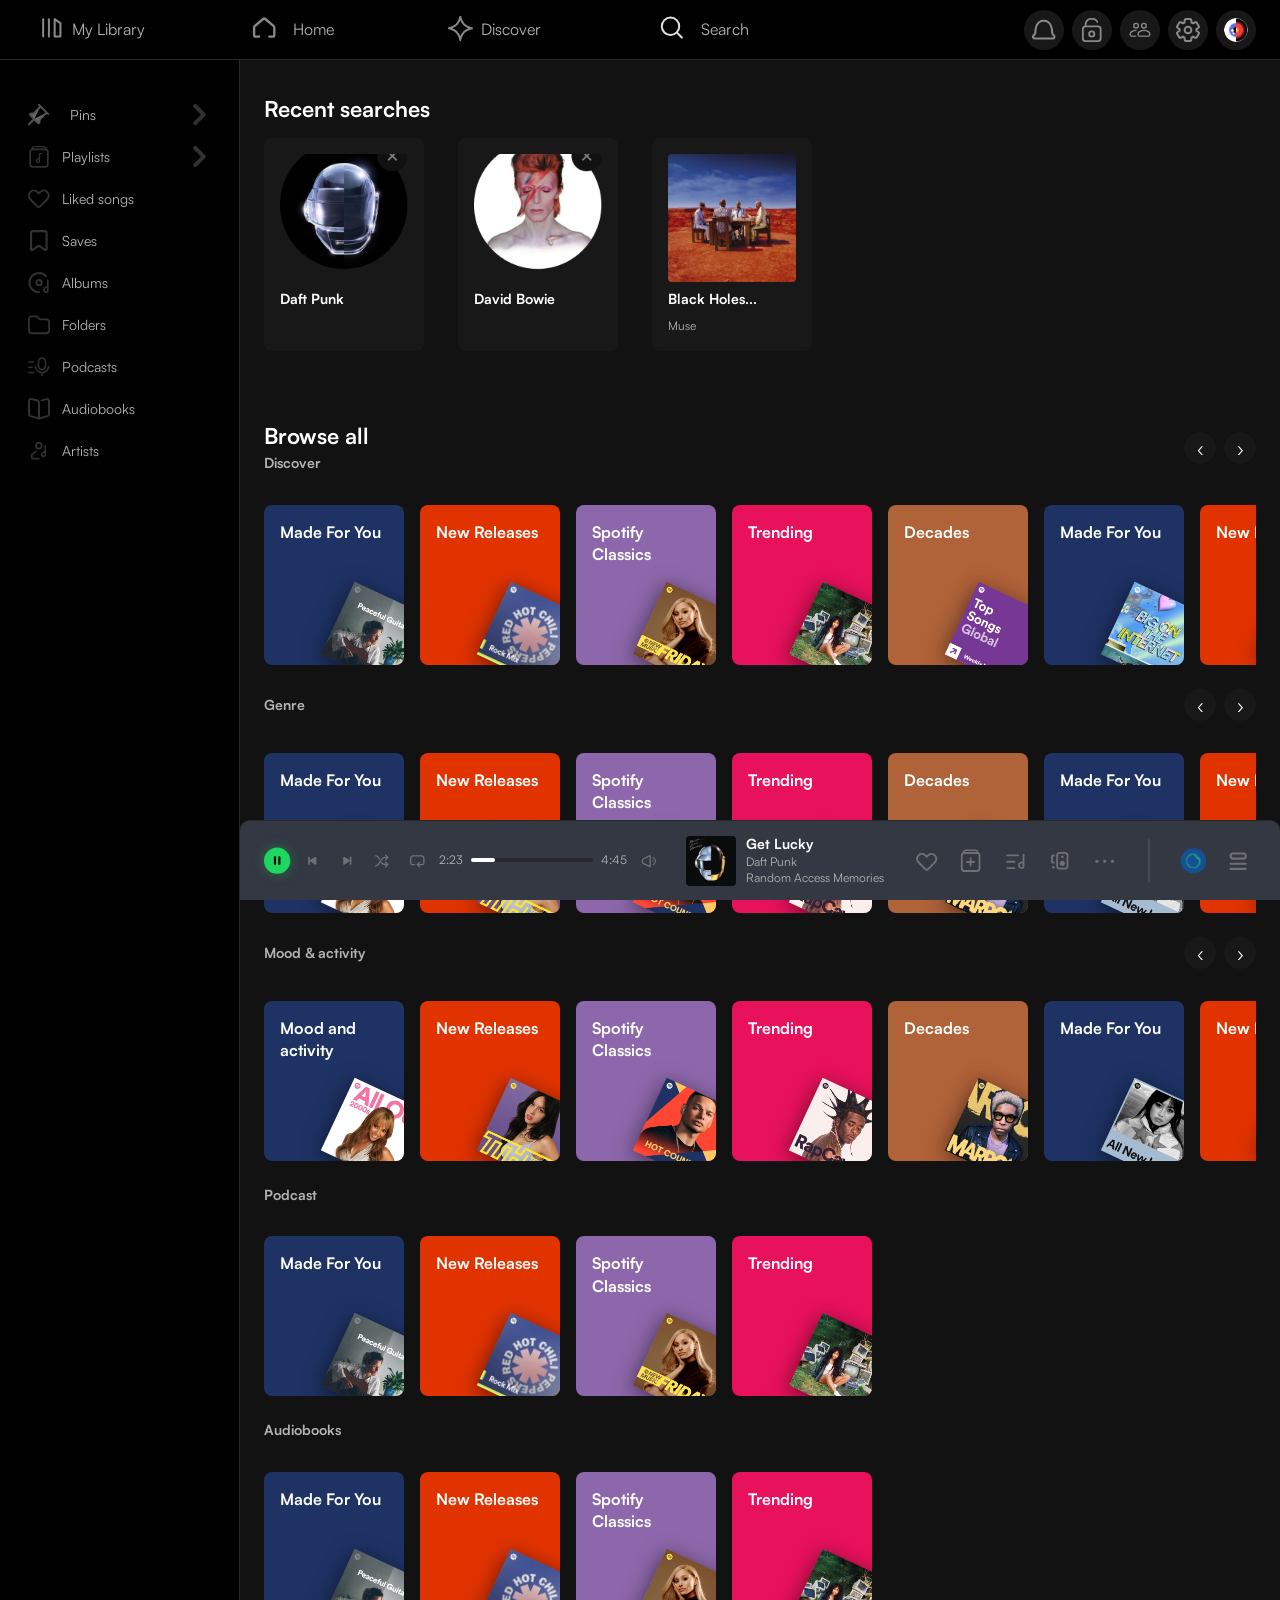
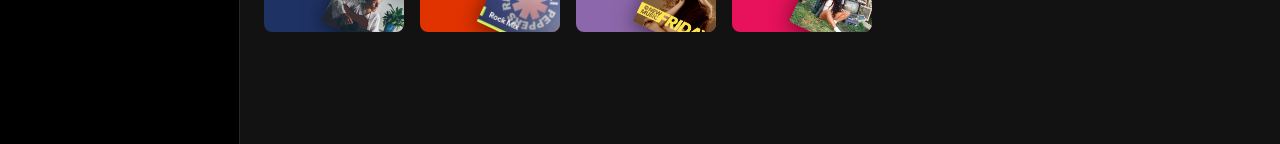
<file: search.html>
<!doctype html>
<html lang="en">

<head>
  <meta charset="UTF-8">
  <meta name="viewport" content="width=device-width, initial-scale=1.0">
  <title>Spotify Markup</title>
  <link rel="stylesheet" href="./styles/main.css">
</head>

<body>

  <div class="app">
    <!-- header -->
    <header class="header">
      <nav class="header-nav">
        <ul class="header-list">

          <li class="header-item">
            <button class="header-button" onclick="window.location.href='MyLibrary.html'">
              <span class="header-icon">
                <svg width="24" height="24" viewBox="0 0 24 24" fill="none" xmlns="http://www.w3.org/2000/svg">
                  <path d="M3.14307 3.14307V20.4299" stroke="#898989" stroke-width="2.02054" stroke-linecap="round"
                    stroke-linejoin="round" />
                  <path d="M8.9054 3.14307V20.4299" stroke="#898989" stroke-width="2.02054" stroke-linecap="round"
                    stroke-linejoin="round" />
                  <path d="M14.6676 20.4299V3.14307L20.4299 7.13234V20.4299H14.6676Z" stroke="#898989"
                    stroke-width="2.02054" stroke-linecap="round" stroke-linejoin="round" />
                </svg></span>
                <span class=" header-text">My Library</span>              
            </button>
          </li>

          <li class="header-item">
            <button class="header-button" onclick="window.location.href='index.html'">
              <span class="header-icon">
              <svg width="41" height="41" viewBox="0 0 41 41" fill="none" xmlns="http://www.w3.org/2000/svg">
              <path d="M25.2566 28.6243H28.6242C29.5541 28.6243 30.3079 27.8704 30.3079 26.9405V19.432C30.3079 18.9368 30.0899 18.4666 29.7118 18.1467L21.2929 11.023C20.6651 10.4918 19.7454 10.4918 19.1176 11.023L10.6987 18.1467C10.3206 18.4666 10.1025 18.9368 10.1025 19.432V26.9405C10.1025 27.8704 10.8564 28.6243 11.7863 28.6243H15.1539" stroke="#898989" stroke-width="2.3573" stroke-linecap="round" stroke-linejoin="round"/>
              </svg></span>
              <span class="header-text">Home</span>
             </button>
          </li>

          <li class="header-item">
            <button class="header-button" onclick="window.location.href='Discover.html'">
              <span class="header-icon">
                <svg width="25" height="25" viewBox="0 0 25 25" fill="none" xmlns="http://www.w3.org/2000/svg">
                  <path
                    d="M12.8042 21.8062C14.0298 17.441 17.441 14.0298 21.8062 12.8042L23.6011 12.3003L21.8062 11.7964C17.441 10.5708 14.0298 7.1596 12.8042 2.79443L12.3003 0.999512L11.7964 2.79443C10.5708 7.1596 7.1596 10.5708 2.79443 11.7964L0.999512 12.3003L2.79443 12.8042C7.1596 14.0298 10.5708 17.441 11.7964 21.8062L12.3003 23.6011L12.8042 21.8062Z"
                    stroke="#898989" stroke-width="2" />
                </svg></span>
                <span class="header-text">Discover</span>
            </button>
          </li>

          <li class="header-item">
            <button class="header-button" onclick="window.location.href='search.html'">
              <span class="header-icon">
              <svg width="41" height="41" viewBox="0 0 41 41" fill="none" xmlns="http://www.w3.org/2000/svg">
              <path d="M24.7357 24.361C26.2733 22.7925 27.2214 20.644 27.2214 18.274C27.2214 13.4715 23.3282 9.57837 18.5257 9.57837C13.7233 9.57837 9.83008 13.4715 9.83008 18.274C9.83008 23.0765 13.7233 26.9697 18.5257 26.9697C20.9582 26.9697 23.1575 25.9709 24.7357 24.361ZM24.7357 24.361L29.8301 29.5784" stroke="#E0E0E0" stroke-width="2.02054" stroke-linecap="round"/>
              </svg>
              </span>
               <span class="header-text">Search</span>              
            </button>
          </li>

        </ul>
      </nav>
      <div class="header-icons">
        <button class="icon-button">
          <svg width="20" height="17" viewBox="0 0 20 17" fill="none" xmlns="http://www.w3.org/2000/svg">
            <path
              d="M17.305 15.575H2.24935C1.0597 15.575 0.409813 14.1875 1.17141 13.2736L2.42592 11.7682C2.64129 11.5097 2.74882 11.1829 2.74555 10.8465C2.7249 8.7271 3.09697 0.841919 9.77719 0.841919C16.4574 0.841919 16.8295 8.7271 16.8088 10.8465C16.8056 11.1829 16.9131 11.5097 17.1285 11.7682L18.383 13.2736C19.1446 14.1875 18.4947 15.575 17.305 15.575Z"
              stroke="#898989" stroke-width="1.6838" stroke-linecap="round" stroke-linejoin="round" />
          </svg>
        </button>

        <button class="icon-button lock-btn">
          <svg width="20" height="24" viewBox="0 0 20 24" fill="none" xmlns="http://www.w3.org/2000/svg">
            <path
              d="M14.5457 4.26552C14.7544 4.70905 15.2832 4.89939 15.7267 4.69066C16.1702 4.48192 16.3606 3.95316 16.1518 3.50963L14.5457 4.26552ZM3.61666 7.98816C4.49277 7.84598 4.49283 7.84638 4.49289 7.84675C4.49291 7.84684 4.49296 7.84719 4.49299 7.84737C4.49305 7.84773 4.49309 7.84799 4.49312 7.84814C4.49316 7.84844 4.49314 7.84833 4.49306 7.84781C4.4929 7.84676 4.49249 7.84408 4.49187 7.83981C4.49063 7.83128 4.48854 7.81644 4.48589 7.79571C4.48057 7.75421 4.47303 7.68935 4.46549 7.60449C4.45037 7.43439 4.43548 7.18627 4.43819 6.88671C4.44366 6.28146 4.52078 5.49832 4.79016 4.73233C5.05715 3.97315 5.50453 3.25206 6.24453 2.71568C6.98229 2.18093 8.08614 1.77515 9.7633 1.77515V0C7.79098 0 6.30174 0.481792 5.20273 1.27839C4.10595 2.07338 3.47285 3.12744 3.11555 4.1434C2.76065 5.15256 2.66967 6.14457 2.66311 6.87067C2.6598 7.2368 2.67792 7.5434 2.69731 7.76162C2.70702 7.87092 2.71711 7.95861 2.72511 8.02113C2.72911 8.0524 2.7326 8.07743 2.73528 8.09577C2.73661 8.10494 2.73774 8.11244 2.73863 8.11822C2.73908 8.12111 2.73947 8.12357 2.73979 8.12559C2.73995 8.1266 2.74009 8.1275 2.74022 8.1283C2.74028 8.12869 2.74036 8.1292 2.74039 8.1294C2.74047 8.12989 2.74055 8.13034 3.61666 7.98816ZM9.7633 1.77515C11.2681 1.77515 12.31 2.10211 13.0382 2.55229C13.7643 3.00119 14.2364 3.60832 14.5457 4.26552L16.1518 3.50963C15.7204 2.59289 15.0353 1.70001 13.9716 1.0424C12.91 0.386066 11.5295 0 9.7633 0V1.77515Z"
              fill="#898989" />
            <path
              d="M15.9763 8.43188H3.55029C2.07971 8.43188 0.887573 9.62403 0.887573 11.0946V20.4141C0.887573 21.8847 2.07971 23.0768 3.55029 23.0768H15.9763C17.4469 23.0768 18.639 21.8847 18.639 20.4141V11.0946C18.639 9.62403 17.4469 8.43188 15.9763 8.43188Z"
              stroke="#898989" stroke-width="1.77515" />
            <circle cx="9.76331" cy="15.9763" r="2.66272" stroke="#898989" stroke-width="1.77515" />
          </svg>
        </button>

        <button class="icon-button">
          <svg width="35" height="26" viewBox="0 0 35 26" fill="none" xmlns="http://www.w3.org/2000/svg">
            <path
              d="M26.5729 6.73524C26.5729 8.5951 25.0652 10.1028 23.2054 10.1028C21.3455 10.1028 19.8378 8.5951 19.8378 6.73524C19.8378 4.87539 21.3455 3.36768 23.2054 3.36768C25.0652 3.36768 26.5729 4.87539 26.5729 6.73524Z"
              stroke="#898989" stroke-width="2.02054" />
            <path
              d="M16.286 15.8383L17.0358 15.3384C18.8628 14.1204 21.0095 13.4705 23.2053 13.4705C25.4012 13.4705 27.5478 14.1204 29.3749 15.3384L30.1247 15.8383C31.0615 16.4629 31.6242 17.5143 31.6242 18.6403V20.3178C31.6242 21.1858 30.9206 21.8894 30.0527 21.8894H23.2053H16.3579C15.49 21.8894 14.7864 21.1858 14.7864 20.3178V18.6403C14.7864 17.5143 15.3491 16.4629 16.286 15.8383Z"
              stroke="#898989" stroke-width="2.02054" stroke-linecap="round" stroke-linejoin="round" />
            <path
              d="M15.1541 6.73524C15.1541 8.5951 13.6464 10.1028 11.7865 10.1028C9.92666 10.1028 8.41895 8.5951 8.41895 6.73524C8.41895 4.87539 9.92666 3.36768 11.7865 3.36768C13.6464 3.36768 15.1541 4.87539 15.1541 6.73524Z"
              stroke="#898989" stroke-width="2.02054" />
            <path
              d="M11.7865 13.4705C9.59068 13.4705 7.44399 14.1204 5.61695 15.3384L4.86716 15.8383C3.93031 16.4629 3.36758 17.5143 3.36758 18.6403V20.3178C3.36758 21.1858 4.07118 21.8894 4.93912 21.8894H11"
              stroke="#898989" stroke-width="2.02054" stroke-linecap="round" stroke-linejoin="round" />
          </svg>
        </button>

        <button class="icon-button">
          <svg width="24" height="24" viewBox="0 0 24 24" fill="none" xmlns="http://www.w3.org/2000/svg">
            <path
              d="M14.1164 1H9.88363C9.60145 1 9.35689 1.09167 9.14995 1.275C8.94302 1.45833 8.82074 1.6875 8.78312 1.9625L8.4445 4.52C8.19994 4.61167 7.96968 4.72167 7.75371 4.85C7.537 4.97833 7.32517 5.11583 7.11824 5.2625L4.66325 4.2725C4.39988 4.18083 4.13651 4.17167 3.87313 4.245C3.60976 4.31833 3.40283 4.47417 3.25233 4.7125L1.16418 8.26C1.01368 8.49833 0.966651 8.755 1.02309 9.03C1.07952 9.305 1.22062 9.525 1.44636 9.69L3.56273 11.2575C3.54392 11.3858 3.53451 11.5098 3.53451 11.6293V12.3718C3.53451 12.4906 3.54392 12.6142 3.56273 12.7425L1.44636 14.31C1.22062 14.475 1.07952 14.695 1.02309 14.97C0.966651 15.245 1.01368 15.5017 1.16418 15.74L3.25233 19.2875C3.38402 19.5442 3.58606 19.7048 3.85846 19.7693C4.13161 19.8331 4.39988 19.8192 4.66325 19.7275L7.11824 18.7375C7.32517 18.8842 7.54151 19.0217 7.76726 19.15C7.993 19.2783 8.21875 19.3883 8.4445 19.48L8.78312 22.0375C8.82074 22.3125 8.94302 22.5417 9.14995 22.725C9.35689 22.9083 9.60145 23 9.88363 23H14.1164C14.3986 23 14.6431 22.9083 14.85 22.725C15.057 22.5417 15.1793 22.3125 15.2169 22.0375L15.5555 19.48C15.8001 19.3883 16.0307 19.2783 16.2474 19.15C16.4634 19.0217 16.6748 18.8842 16.8818 18.7375L19.3368 19.7275C19.6001 19.8192 19.8635 19.8283 20.1269 19.755C20.3902 19.6817 20.5972 19.5258 20.7477 19.2875L22.8358 15.74C22.9863 15.5017 23.0334 15.245 22.9769 14.97C22.9205 14.695 22.7794 14.475 22.5536 14.31L20.4373 12.7425C20.4561 12.6142 20.4655 12.4906 20.4655 12.3718V11.6293C20.4655 11.5098 20.4467 11.3858 20.4091 11.2575L22.5254 9.69C22.7512 9.525 22.8923 9.305 22.9487 9.03C23.0051 8.755 22.9581 8.49833 22.8076 8.26L20.7195 4.74C20.569 4.50167 20.3575 4.34107 20.0851 4.2582C19.812 4.17607 19.5437 4.18083 19.2803 4.2725L16.8818 5.2625C16.6748 5.11583 16.4585 4.97833 16.2327 4.85C16.007 4.72167 15.7813 4.61167 15.5555 4.52L15.2169 1.9625C15.1793 1.6875 15.057 1.45833 14.85 1.275C14.6431 1.09167 14.3986 1 14.1164 1Z"
              stroke="#898989" stroke-width="2" />
            <circle cx="3.34783" cy="3.34783" r="3.34783" transform="matrix(1 0 0 -1 8.65216 15.3478)" stroke="#898989"
              stroke-width="2" />
          </svg>
        </button>

        <button class="icon-button">
          <svg width="32" height="32" viewBox="0 0 32 32" fill="none" xmlns="http://www.w3.org/2000/svg"
            xmlns:xlink="http://www.w3.org/1999/xlink">
            <rect width="32" height="32" rx="16" fill="url(#pattern0_7919_2040)" />
            <defs>
              <pattern id="pattern0_7919_2040" patternContentUnits="objectBoundingBox" width="1" height="1">
                <use xlink:href="#image0_7919_2040" transform="scale(0.00208333)" />
              </pattern>
              <image id="image0_7919_2040" width="480" height="480" preserveAspectRatio="none"
                xlink:href="[data-uri]" />
            </defs>
          </svg>
        </button>
      </div>
    </header>
    <div class="layout">
      <!-- Sidebar -->
      <aside class="sidebar">
        <nav class="sidebar-nav">
          <ul class="sidebar-list">

            <li class="sidebar-item">
              <button class="sidebar-link">
                <span class="sidebar-icon">
                  <svg width="22" height="22" viewBox="0 0 22 22" fill="none" xmlns="http://www.w3.org/2000/svg">
                    <path
                      d="M12.6064 2.5178L11.0885 0.999964M12.6064 2.5178L5.90599 9.21819C5.78288 9.3413 5.62208 9.41961 5.44925 9.44062L2.69595 9.77532C2.05135 9.85367 1.78005 10.6401 2.23921 11.0992L6.16776 15.0278M12.6064 2.5178L18.6777 8.58914M20.1956 10.107L18.6777 8.58914M18.6777 8.58914L11.9773 15.2895C11.8542 15.4126 11.7759 15.5734 11.7549 15.7463L11.4202 18.4996C11.3418 19.1442 10.5555 19.4155 10.0963 18.9563L6.16776 15.0278M6.16776 15.0278L0.999964 20.1956"
                      stroke="#898989" stroke-width="2" stroke-linecap="round" stroke-linejoin="round" />
                  </svg>
                </span>
                <span class="sidebar-text">Pins</span>
                <span class="sidebar-right-icon">
                  <img src="./assets/icons/sidebar right icon.svg" alt="Right-icon">
                </span>
              </button>
            </li>

            <li class="sidebar-item">
              <button class="sidebar-link">
                <span class="sidebar-icon">
                  <img src="./assets/icons/sidebar 2.svg" alt="Playlists-icon">
                </span>
                <span class="sidebar-text">Playlists</span>
                <span class="sidebar-right-icon">
                  <img src="./assets/icons/sidebar right icon.svg" alt="Right-icon">
                </span>
              </button>
              <ul class="sidebar-submenu">

                <li class="submenu-item">
                  <img src="./assets/icons/sidebar 2.svg">
                  <span>Chill stuff</span>
                </li>

                <li class="submenu-item">
                  <img src="./assets/icons/sidebar 2.svg">
                  <span>Rock n Roll</span>
                </li>

                <li class="submenu-item">
                  <img src="./assets/icons/sidebar 2.svg">
                  <span>The Jux Box</span>
                </li>

                <li class="submenu-item">
                  <img src="./assets/icons/sidebar 2.svg">
                  <span>Selected Linkin Park</span>
                </li>

                <li class="submenu-item">
                  <img src="./assets/icons/sidebar 2.svg">
                  <span>Vibe</span>
                </li>
              </ul>
            </li>

            <li class="sidebar-item">
              <button class="sidebar-link" onclick="window.location.href='liked-song.html'">
                <span class="sidebar-icon">
                  <img src="./assets/icons/sidebar 3.svg" alt="Liked-songs-icon">
                </span>
                <span class="sidebar-text">Liked songs</span>
              </button>
            </li>

            <li class="sidebar-item">
              <button class="sidebar-link">
                <span class="sidebar-icon">
                  <img src="./assets/icons/sidebar 4.svg" alt="Saves-icon">
                </span>
                <span class="sidebar-text">Saves</span>
              </button>
            </li>

            <li class="sidebar-item">
              <button class="sidebar-link">
                <span class="sidebar-icon">
                  <img src="./assets/icons/sidebar 5.svg" alt="Albums-icon">
                </span>
                <span class="sidebar-text">Albums</span>
              </button>
            </li>

            <li class="sidebar-item">
              <button class="sidebar-link">
                <span class="sidebar-icon">
                  <img src="./assets/icons/sidebar 6.svg" alt="Folders-icon">
                </span>
                <span class="sidebar-text">Folders</span>
              </button>
            </li>

            <li class="sidebar-item">
              <button class="sidebar-link">
                <span class="sidebar-icon">
                  <img src="./assets/icons/sidebar 7.svg" alt="Podcasts-icon">
                </span>
                <span class="sidebar-text">Podcasts</span>
              </button>
            </li>

            <li class="sidebar-item">
              <button class="sidebar-link">
                <span class="sidebar-icon">
                  <img src="./assets/icons/sidebar 8.svg" alt="Audiobooks-icon">
                </span>
                <span class="sidebar-text">Audiobooks</span>
              </button>
            </li>

            <li class="sidebar-item">
              <button class="sidebar-link">
                <span class="sidebar-icon">
                  <img src="./assets/icons/sidebar 9.svg" alt="Artists-icon">
                </span>
                <span class="sidebar-text">Artists</span>
              </button>
            </li>

          </ul>
        </nav>
      </aside>


      <!-- main -->
      <div class="main">
        <!-- scrollable -->
        <main class="content">

          <!-- section -->
          <section class="mobile-search">
            <div class="search-wrapper">
              <div class="search-bar">
                <input type="text" placeholder="What do you want to play?" class="search-input">
                <img src="./assets/icons/search.svg" class="search-icon">
              </div>
              <button class="camera-btn">
                <img src="./assets/icons/camera.svg">
              </button>
            </div>
          </section>

          <section class="section recent-searches">

            <div class="section-header">
              <h2 class="section-title">Recent searches</h2>

            </div>
            <div class="cards-scroll">
              <div class="card-list">

                <div class="card">
                  <img src="./assets/images/search.png" alt="playlist cover" class="card-image">
                  <div class="card-meta">
                    <h3 class="card-title">Daft Punk</h3>
                    <span class="card-badge"></span>
                  </div>
                  <p class="card-subtitle"></p>
                </div>

                <div class="card">
                  <img src="./assets/images/search1.png" alt="playlist cover" class="card-image">
                  <div class="card-meta">
                    <h3 class="card-title">David Bowie</h3>
                    <span class="card-badge"></span>
                  </div>
                  <p class="card-subtitle"></p>
                </div>

                <div class="card">
                  <img src="./assets/images/23.png" alt="playlist cover" class="card-image">
                  <div class="card-meta">
                    <h3 class="card-title">Black Holes...</h3>
                    <span class="card-badge"></span>
                  </div>
                  <p class="card-subtitle">Muse</p>
                </div>
              </div>
            </div>
          </section>

          <section class="browse">

            <div class="browse-header">

              <div class="browse-header-left">
                <h2 class="section-title">Browse all</h2>
                <h3 class="browse-subtitle">Discover</h3>
              </div>

              <div class="slider-arrows">
                <button class="arrow arrow-left"></button>
                <button class="arrow arrow-right"></button>
              </div>

            </div>

            <div class="browse-scroll">

              <div class="browse-grid">

                <div class="browse-card browse-blue">
                  <h3 class="browse-card-title">Made For You</h3>
                  <img src="./assets/images/search1 (1).png" class="browse-card-image">
                </div>

                <div class="browse-card browse-orange">
                  <h3 class="browse-card-title">New Releases</h3>
                  <img src="./assets/images/search1 (2).png" class="browse-card-image">
                </div>

                <div class="browse-card browse-purple">
                  <h3 class="browse-card-title">Spotify Classics</h3>
                  <img src="./assets/images/search1 (3).png" class="browse-card-image">
                </div>

                <div class="browse-card browse-pink">
                  <h3 class="browse-card-title">Trending</h3>
                  <img src="./assets/images/search1 (4).png" class="browse-card-image">
                </div>

                <div class="browse-card browse-yellow">
                  <h3 class="browse-card-title">Decades</h3>
                  <img src="./assets/images/search1 (5).png" class="browse-card-image">
                </div>

                <div class="browse-card browse-blue">
                  <h3 class="browse-card-title">Made For You</h3>
                  <img src="./assets/images/search1 (6).png" class="browse-card-image">
                </div>

                <div class="browse-card browse-orange">
                  <h3 class="browse-card-title">New Releases</h3>
                  <img src="./assets/images/search1 (7).png" class="browse-card-image">
                </div>

                <div class="browse-card browse-purple">
                  <h3 class="browse-card-title">Spotify Classics</h3>
                  <img src="./assets/images/search1 (8).png" class="browse-card-image">
                </div>

              </div>

            </div>

          </section>

          <section class="browse">

            <div class="browse-header">

              <div class="browse-header-left">
                <h3 class="browse-subtitle">Genre</h3>
              </div>

              <div class="slider-arrows">
                <button class="arrow arrow-left"></button>
                <button class="arrow arrow-right"></button>
              </div>

            </div>

            <div class="browse-scroll">

              <div class="browse-grid">

                <div class="browse-card browse-blue">
                  <h3 class="browse-card-title">Made For You</h3>
                  <img src="./assets/images/search1 (9).png" class="browse-card-image">
                </div>

                <div class="browse-card browse-orange">
                  <h3 class="browse-card-title">New Releases</h3>
                  <img src="./assets/images/search1 (10).png" class="browse-card-image">
                </div>

                <div class="browse-card browse-purple">
                  <h3 class="browse-card-title">Spotify Classics</h3>
                  <img src="./assets/images/search1 (11).png" class="browse-card-image">
                </div>

                <div class="browse-card browse-pink">
                  <h3 class="browse-card-title">Trending</h3>
                  <img src="./assets/images/search1 (12).png" class="browse-card-image">
                </div>

                <div class="browse-card browse-yellow">
                  <h3 class="browse-card-title">Decades</h3>
                  <img src="./assets/images/search1 (13).png" class="browse-card-image">
                </div>

                <div class="browse-card browse-blue">
                  <h3 class="browse-card-title">Made For You</h3>
                  <img src="./assets/images/search1 (14).png" class="browse-card-image">
                </div>

                <div class="browse-card browse-orange">
                  <h3 class="browse-card-title">New Releases</h3>
                  <img src="./assets/images/search1 (15).png" class="browse-card-image">
                </div>

                <div class="browse-card browse-purple">
                  <h3 class="browse-card-title">Spotify Classics</h3>
                  <img src="./assets/images/search1 (16).png" class="browse-card-image">
                </div>

              </div>

            </div>

          </section>
          <section class="browse">

            <div class="browse-header">

              <div class="browse-header-left">
                <h3 class="browse-subtitle">Mood & activity</h3>
              </div>

              <div class="slider-arrows">
                <button class="arrow arrow-left"></button>
                <button class="arrow arrow-right"></button>
              </div>

            </div>

            <div class="browse-scroll">

              <div class="browse-grid">

                <div class="browse-card browse-blue">
                  <h3 class="browse-card-title">Mood and activity</h3>
                  <img src="./assets/images/search1 (9).png" class="browse-card-image">
                </div>

                <div class="browse-card browse-orange">
                  <h3 class="browse-card-title">New Releases</h3>
                  <img src="./assets/images/search1 (10).png" class="browse-card-image">
                </div>

                <div class="browse-card browse-purple">
                  <h3 class="browse-card-title">Spotify Classics</h3>
                  <img src="./assets/images/search1 (11).png" class="browse-card-image">
                </div>

                <div class="browse-card browse-pink">
                  <h3 class="browse-card-title">Trending</h3>
                  <img src="./assets/images/search1 (12).png" class="browse-card-image">
                </div>

                <div class="browse-card browse-yellow">
                  <h3 class="browse-card-title">Decades</h3>
                  <img src="./assets/images/search1 (13).png" class="browse-card-image">
                </div>

                <div class="browse-card browse-blue">
                  <h3 class="browse-card-title">Made For You</h3>
                  <img src="./assets/images/search1 (14).png" class="browse-card-image">
                </div>

                <div class="browse-card browse-orange">
                  <h3 class="browse-card-title">New Releases</h3>
                  <img src="./assets/images/search1 (15).png" class="browse-card-image">
                </div>

                <div class="browse-card browse-purple">
                  <h3 class="browse-card-title">Spotify Classics</h3>
                  <img src="./assets/images/search1 (16).png" class="browse-card-image">
                </div>

              </div>

            </div>

          </section>
          <section class="browse">

            <div class="browse-header">

              <div class="browse-header-left">
                <h3 class="browse-subtitle">Podcast</h3>
              </div>

            </div>

            <div class="browse-scroll">

              <div class="browse-grid">

                <div class="browse-card browse-blue">
                  <h3 class="browse-card-title">Made For You</h3>
                  <img src="./assets/images/search1 (1).png" class="browse-card-image">
                </div>

                <div class="browse-card browse-orange">
                  <h3 class="browse-card-title">New Releases</h3>
                  <img src="./assets/images/search1 (2).png" class="browse-card-image">
                </div>

                <div class="browse-card browse-purple">
                  <h3 class="browse-card-title">Spotify Classics</h3>
                  <img src="./assets/images/search1 (3).png" class="browse-card-image">
                </div>

                <div class="browse-card browse-pink">
                  <h3 class="browse-card-title">Trending</h3>
                  <img src="./assets/images/search1 (4).png" class="browse-card-image">
                </div>

              </div>

            </div>

          </section>
          <section class="browse">

            <div class="browse-header">

              <div class="browse-header-left">
                <h3 class="browse-subtitle">Audiobooks</h3>
              </div>
            </div>

            <div class="browse-scroll">
              <div class="browse-grid">
                <div class="browse-card browse-blue">
                  <h3 class="browse-card-title">Made For You</h3>
                  <img src="./assets/images/search1 (1).png" class="browse-card-image">
                </div>

                <div class="browse-card browse-orange">
                  <h3 class="browse-card-title">New Releases</h3>
                  <img src="./assets/images/search1 (2).png" class="browse-card-image">
                </div>

                <div class="browse-card browse-purple">
                  <h3 class="browse-card-title">Spotify Classics</h3>
                  <img src="./assets/images/search1 (3).png" class="browse-card-image">
                </div>

                <div class="browse-card browse-pink">
                  <h3 class="browse-card-title">Trending</h3>
                  <img src="./assets/images/search1 (4).png" class="browse-card-image">
                </div>

              </div>

            </div>

          </section>
        </main>
      </div>
    </div>
  </div>
  <!-- player -->
  <footer class="player">
    <!-- left -->
    <div class="player-left">

      <div class="player-controls">
        <button class="play-btn">
          <img src="./assets/icons/icons big.svg" alt="Play icon">
        </button>

        <button class="control-btn">
          <img src="./assets/icons/icons big 1.svg" alt="Play icon">
        </button>

        <button class="control-btn">
          <img src="./assets/icons/icons big 2.svg" alt="Play icon">
        </button>

        <button class="control-btn">
          <img src="./assets/icons/icons big 3.svg" alt="Play icon">
        </button>

        <button class="control-btn">
          <img src="./assets/icons/icons big 4.svg" alt="Play icon">
        </button>

        <div class="progress-wrapper">
          <span class="time">2:23</span>
          <div class="progress-bar">
            <div class="progress"></div>
          </div>
          <span class="time">4:45</span>
        </div>
        <button class="control-btn">
          <img src="./assets/icons/icons big 5.svg" alt="Play icon">
        </button>
      </div>
    </div>
    <!-- center-->
    <div class="player-center">
      <img src="./assets/images/player.png" alt="cover" class="player-cover">
      <div class="player-info">
        <div class="song-title">Get Lucky</div>
        <div class="song-artist">Daft Punk</div>
        <div class="song-artist">Random Access Memories</div>
      </div>
      <button class="control-btn mobile-play">
        <img src="./assets/icons/add.svg">
      </button>

      <button class="control-btn mobile-play">
        <img src="./assets/icons/play.svg">
      </button>
    </div>


    <!-- RIGHT -->

    <div class="player-right">
      <button class="control-btn">
        <img src="./assets/icons/icons big 6.svg" alt="Play icon">
      </button>

      <button class="control-btn">
        <img src="./assets/icons/pc-playlist 2.svg" alt="Play icon">
      </button>
      <button class="control-btn">
        <img src="./assets/icons/pc-lyrics 3.svg" alt="Play icon">
      </button>
      <button class="control-btn">
        <img src="./assets/icons/icons big 7.svg" alt="Play icon">
      </button>
      <button class="control-btn">
        <img src="./assets/icons/pc-playing-5.svg" alt="Play icon">
      </button>
      <button class="control-btn">
        <img src="./assets/icons/Frame 6.svg" alt="Play icon">
      </button>
      <button class="control-btn">
        <img src="./assets/icons/DJ 7.svg" alt="Play icon">
      </button>
      <button class="control-btn">
        <img src="./assets/icons/pc-queue 8.svg" alt="Play icon">
      </button>

    </div>

  </footer>
  <nav class="mobile-nav">

    <button class="mobile-nav-item active" onclick="window.location.href='index.html'">
      <img src="./assets/icons/header 2.svg">
      <span>Home</span>
    </button>

    <button class="mobile-nav-item" onclick="window.location.href='Discover.html'">
      <img src="./assets/icons/header 3.svg">
      <span>Discover</span>
    </button>

    <button class="mobile-nav-item" onclick="window.location.href='search.html'">
      <img src="./assets/icons/search.svg">
      <span>Search</span>
    </button>

    <button class="mobile-nav-item" onclick="window.location.href='MyLibrary.html'">
      <img src="./assets/icons/header 1.svg">
      <span>Library</span>
    </button>

    <button class="mobile-nav-item">
      <img src="./assets/icons/Me.svg">
      <span>Me</span>
    </button>

  </nav>
</body>

</html>

<script src="./js/app.js"></script>
</file>
<file: styles/main.css>
@charset "UTF-8";
*,
*::before,
*::after {
  box-sizing: border-box;
  margin: 0;
  padding: 0;
}

html {
  font-size: 62.5%;
}

body {
  font-family: Arial, sans-serif;
  background-color: #121212;
  color: #ffffff;
}

a {
  text-decoration: none;
  color: inherit;
}

ul {
  list-style: none;
}

img {
  max-width: 100%;
  display: block;
}

button,
input,
textarea {
  font: inherit;
}

html {
  font-size: 62.5%;
  overflow-x: hidden;
}

body {
  font-family: "Satoshi", sans-serif;
  background-color: #121212;
  color: #ffffff;
  line-height: 1.4;
  overflow-x: hidden;
}

@font-face {
  font-family: "Satoshi";
  src: url("../assets/fonts/Satoshi-Regular.woff2") format("woff2");
  font-weight: 400;
  font-style: normal;
}
@font-face {
  font-family: "Satoshi";
  src: url("../assets/fonts/Satoshi-Bold.woff2") format("woff2");
  font-weight: 700;
  font-style: normal;
}
.browse-blue {
  background: #1e3264;
}

.browse-orange {
  background: #e13300;
}

.browse-purple {
  background: #8d67ab;
}

.browse-pink {
  background: #e8115b;
}

.browse-yellow {
  background: #b06239;
}

/* ================================
   App Layout
================================ */
.app {
  min-height: 100vh;
  background-color: #121212;
  color: #ffffff;
  display: flex;
  flex-direction: column;
  overflow-x: hidden;
}

/* ================================
   Header
================================ */
.header {
  height: 6rem;
  padding: 0 2.4rem;
  display: flex;
  align-items: center;
  justify-content: space-between;
  background-color: #121212;
  border-bottom: 0.1rem solid #282828;
  flex-shrink: 0;
}

/* ================================
   Main Wrapper
================================ */
.layout {
  display: flex;
  flex: 1;
  margin-top: 4.8rem;
  height: calc(100vh - 4.8rem);
  overflow: hidden;
}

/* ================================
   Right Side Column
================================ */
.main {
  flex: 1;
  min-width: 0;
  min-height: 0;
  display: flex;
  flex-direction: column;
  overflow: hidden;
  padding-top: 2.4rem;
}

/* ================================
   Scrollable Content
================================ */
.content {
  flex: 1;
  overflow-y: auto;
  overflow-x: hidden;
  padding: 2.4rem;
  padding-bottom: calc(8rem + 3.2rem);
}
.content::-webkit-scrollbar {
  display: none;
}

.browse-header {
  display: flex;
  justify-content: space-between;
  align-items: center;
  margin-top: 2.4rem;
}

.browse-header-left {
  display: flex;
  flex-direction: column;
  gap: 0.4rem;
}

.browse-subtitle {
  font-size: 1.4rem;
  color: #b3b3b3;
}

.browse-scroll {
  overflow-x: auto;
}

.browse-scroll::-webkit-scrollbar {
  display: none;
}

.browse-grid {
  display: flex;
  gap: 1.6rem;
  width: max-content;
}

.browse {
  display: flex;
  flex-direction: column;
  gap: 3.2rem;
}

.slider-arrows {
  display: flex;
  gap: 0.8rem;
}

.arrow {
  width: 3.2rem;
  height: 3.2rem;
  border-radius: 50%;
  background: rgba(255, 255, 255, 0.08);
  border: none;
  cursor: pointer;
}

.mobile-search {
  display: none;
}

@media (max-width: 768px) {
  .mobile-search {
    display: block;
    padding: 1.6rem;
  }
}
.search-wrapper {
  display: flex;
  align-items: center;
  gap: 1rem;
}

.search-bar {
  position: relative;
  flex: 1;
}

.search-input {
  width: 100%;
  height: 4.4rem;
  border-radius: 2.4rem;
  border: none;
  background: #1f1f1f;
  color: white;
  padding: 0 1.6rem 0 4rem;
  font-size: 1.4rem;
}

.search-icon {
  position: absolute;
  left: 1.4rem;
  top: 50%;
  transform: translateY(-50%);
  width: 2rem;
  opacity: 0.7;
}

.camera-btn {
  width: 4.4rem;
  height: 4.4rem;
  border-radius: 50%;
  background: #1f1f1f;
  border: none;
  display: flex;
  align-items: center;
  justify-content: center;
}

.camera-btn img {
  width: 2rem;
}

.header {
  position: fixed;
  top: 0;
  left: 0;
  backdrop-filter: blur(10px);
  background: #000000;
  height: 6rem;
  padding: 0 2.4rem;
  display: flex;
  width: 100%;
  align-items: center;
  justify-content: space-between;
  border-bottom: 0.1rem solid #282828;
  z-index: 30;
}

.header-list {
  display: flex;
  align-items: center;
  gap: 2.4rem;
}

.header-button {
  width: 18rem;
  display: flex;
  align-items: center;
  gap: 0.8rem;
  padding: 0.8rem 1.6rem;
  background: none;
  border: none;
  border-radius: 0.4rem;
  color: #b3b3b3;
  transition: 0.2s ease;
}

.header-text {
  font-size: 1.6rem;
  font-weight: 500;
}

.header-button:hover {
  background: #1a1a1a;
  color: #ffffff;
}

.header-icons {
  display: flex;
  align-items: center;
  gap: 0.8rem;
}

.icon-button {
  width: 4rem;
  height: 4rem;
  border-radius: 50%;
  border: none;
  background: #181818;
  display: flex;
  align-items: center;
  justify-content: center;
  cursor: pointer;
  transition: 0.2s ease;
}

.icon-button svg,
.icon-button img {
  width: 2.4rem;
  height: 2.4rem;
}

.icon-button:hover {
  background: #1a1a1a;
}

.lock-btn.active {
  background: #1db954;
}

.lock-btn.active svg {
  stroke: #ffffff;
}

.discover-header {
  display: flex;
  gap: 1rem;
  padding: 1rem 2rem;
  margin-bottom: 2rem;
  background-color: #121212;
  border-radius: 1.2rem;
}

.discover-header .category {
  color: #ffffff;
  background: transparent;
  border: 0.1rem solid #ffffff;
  border-radius: 2rem;
  padding: 0.5rem 1rem;
  font-size: 1.2rem;
  cursor: pointer;
  transition: all 0.2s;
}

.discover-header .category:hover {
  background-color: #b3b3b3;
  border-color: #ffffff;
}

.discover-header .category.active {
  background-color: #b3b3b3;
  border-color: #ffffff;
}

.discover {
  display: flex;
  flex-direction: column;
  gap: 3rem;
  padding: 3rem 4rem;
  background-color: rgba(140, 216, 204, 0.1411764706);
}

.discover-card {
  display: flex;
  align-items: center;
  gap: 6rem;
  padding: 4rem 0;
}

.discover-image img {
  width: 36rem;
  border-radius: 1.6rem;
}

.playlist {
  display: flex;
  align-items: center;
  gap: 2rem;
}

.cover {
  width: 16rem;
  border-radius: 1.2rem;
}

.text h1 {
  font-size: 2.4rem;
  margin-bottom: 0.5rem;
}

.text p {
  color: #b3b3b3;
  font-size: 1.4rem;
}

.bold-text {
  font-weight: 700;
  color: #ffffff;
}

.actions {
  display: flex;
  align-items: center;
  gap: 1.5rem;
  margin-top: 1rem;
}

.tags {
  margin-top: 1rem;
}

.tags span {
  border: 0.1rem solid #242424;
  padding: 0.4rem 1.2rem;
  border-radius: 2rem;
  font-size: 1.3rem;
  margin-right: 0.8rem;
}

.discover-image {
  position: relative;
}

.line-icon {
  position: absolute;
  bottom: 1.6rem;
  left: 50%;
  transform: translateX(-50%);
  width: 6rem;
  cursor: pointer;
  transition: transform 0.2s;
}

.line-icon:hover {
  transform: translateX(-50%) scale(1.1);
}

.discover-image img,
.discover-info .cover,
.actions img {
  transition: transform 0.3s ease, box-shadow 0.3s ease;
}

.discover-image img:hover,
.discover-info .cover:hover {
  transform: scale(1.05);
  box-shadow: 0 1rem 3rem #1a1a1a;
}

.actions img:hover {
  transform: scale(1.1);
}

@media (max-width: 768px) {
  .discover-image {
    display: none;
  }
  .discover-header {
    display: none;
  }
}
.sidebar {
  width: 24rem;
  flex-shrink: 0;
  background-color: #000000;
  border-right: 0.1rem solid #282828;
  padding: 4.8rem 1.6rem;
  display: flex;
  flex-direction: column;
}

.sidebar-nav {
  flex: 1;
  overflow-y: auto;
}

.sidebar-nav::-webkit-scrollbar {
  display: none;
}

.sidebar-list {
  display: flex;
  flex-direction: column;
  gap: 0.4rem;
}

.sidebar-item {
  list-style: none;
}

.sidebar-link {
  display: flex;
  align-items: center;
  justify-content: space-between;
  width: 100%;
  padding: 0.8rem 1.2rem;
  border-radius: 0.4rem;
  background: transparent;
  border: none;
  box-shadow: none;
  outline: none;
  color: #b3b3b3;
  font-size: 1.4rem;
  gap: 1.2rem;
  cursor: pointer;
  transition: 0.2s ease;
}
.sidebar-link:hover {
  color: #ffffff;
}

.sidebar-icon svg {
  fill: #b3b3b3;
  transition: 0.2s;
  margin-right: 0.8rem;
}

.sidebar-link:hover .sidebar-icon svg {
  fill: #1db954;
}

.sidebar-icon,
.sidebar-right-icon {
  opacity: 0.6;
  display: flex;
  align-items: center;
  justify-content: center;
}

.sidebar-icon img,
.sidebar-right-icon img {
  display: block;
  width: 2.2rem;
  height: 2.2rem;
  opacity: 0.6;
  transition: 0.2s ease;
}

button.sidebar-link:hover img {
  opacity: 1;
}

.sidebar-text {
  flex: 1;
  text-align: left;
  font-weight: 500;
  overflow: hidden;
  text-overflow: ellipsis;
  white-space: nowrap;
}

.sidebar-item {
  position: relative;
}
.sidebar-item .sidebar-submenu {
  display: none;
  flex-direction: column;
  padding-left: 2rem;
  margin-top: 0.5rem;
}
.sidebar-item:hover .sidebar-submenu {
  display: flex;
}
.sidebar-item .sidebar-right-icon img {
  transition: transform 0.3s;
}
.sidebar-item:hover .sidebar-right-icon img {
  transform: rotate(90deg);
}

.submenu-item {
  display: flex;
  align-items: center;
  gap: 0.5rem;
  padding: 0.3rem 0;
  font-size: 1.3rem;
  color: #b3b3b3;
}
.submenu-item:hover {
  color: #ffffff;
}

body {
  background: #000000;
  color: #ffffff;
  padding: 0;
}

.container {
  width: 100%;
  max-width: 100%;
  padding: 4rem;
}

.toolbar {
  display: flex;
  justify-content: space-between;
  align-items: center;
  margin-bottom: 2rem;
  color: #b3b3b3;
}

.left-icons img {
  font-size: 1.4rem;
  cursor: pointer;
}

.right-icons {
  display: flex;
  align-items: center;
  gap: 2rem;
  font-size: 1.4rem;
}

.right-icons img {
  cursor: pointer;
}

.recent {
  display: flex;
  align-items: center;
  gap: 0.6rem;
}

.filter {
  position: relative;
  display: inline-block;
}

.filter-all {
  display: flex;
  align-items: center;
  gap: 0.6rem;
  cursor: pointer;
}

.filter-menu {
  position: absolute;
  top: 100%;
  right: 0;
  background: #121212;
  padding: 1rem;
  border-radius: 0.8rem;
  list-style: none;
  display: none;
}

.filter-menu li {
  padding: 0.5rem 1rem;
  cursor: pointer;
  color: #ffffff;
}

.filter-menu li:hover {
  background: #242424;
}

.filter:hover .filter-menu {
  display: block;
}

.filter-menu hr {
  border: none;
  border-top: 1px solid #242424;
  margin: 1rem 0;
}

.group-toggle {
  display: flex;
  justify-content: space-between;
  align-items: center;
}

.group-li {
  color: #ffffff;
}

.switch {
  width: 4rem;
  height: 2rem;
  background: #282828;
  border-radius: 2rem;
  position: relative;
  cursor: pointer;
}

.slider {
  width: 1.6rem;
  height: 1.6rem;
  background: #ffffff;
  border-radius: 50%;
  position: absolute;
  top: 0.4rem;
  left: 0.4rem;
  transition: 0.3s;
}

.group-toggle:hover .switch {
  background: #1db954;
}

.group-toggle:hover .slider {
  transform: translateX(1.6rem);
}

.playlist {
  display: table-cell;
  width: 100%;
  max-width: 100%;
  margin: 0 auto;
  border-collapse: collapse;
  table-layout: fixed;
}

th, td {
  vertical-align: top;
}

th {
  vertical-align: top;
  padding: 0.5rem 1rem;
  color: #b3b3b3;
  font-size: 1.8rem;
  text-align: left;
  border-bottom: 1px solid #282828;
}

td {
  font-size: 1.4rem;
  padding: 1rem 1rem;
}

.song-row {
  transition: background 0.3s;
  cursor: pointer;
}

.song-row:hover {
  background-color: #242424;
  border-bottom: 1px solid #333842;
}

.song {
  display: flex;
  align-items: center;
  gap: 1rem;
}

.song img {
  width: 4rem;
  height: 4rem;
  object-fit: cover;
}

.title {
  margin: 0;
  font-size: 1.6rem;
}

.artist {
  font-size: 1.4rem;
  color: #b3b3b3;
}

.heart-actions {
  display: flex;
  align-items: center;
  gap: 0.5rem;
}

.actions {
  display: flex;
  align-items: center;
  gap: 0.6rem;
  width: 100%;
  padding-right: 4rem;
}

.actions img {
  width: 2.5rem;
  height: 2.5rem;
  cursor: pointer;
  transition: transform 0.2s;
  margin-right: 4rem;
}

.actions img:hover {
  transform: scale(1.2);
}

.like-btn {
  cursor: pointer;
  width: 2rem;
  height: 2rem;
}

.play-circle {
  display: inline-block;
  width: 2.5rem;
  height: 2.5rem;
  border: 2px solid #b3b3b3;
  border-radius: 50%;
  cursor: pointer;
  transition: background 0.3s, border-color 0.3s;
  position: relative;
  margin-left: auto;
}

.play-circle.active {
  background-color: #1db954;
  border-color: #1db954;
}

@media (min-width: 1200px) {
  .sidebar {
    display: block;
  }
}
.player {
  position: fixed;
  bottom: 0;
  left: 24rem;
  width: calc(100% - 24rem);
  height: 8rem;
  background: #333842;
  border-top: 0.1rem solid #282828;
  border-radius: 1rem 1rem 0 0;
  display: grid;
  grid-template-columns: 1fr auto auto;
  align-items: center;
  padding: 0 2.4rem;
  z-index: 20;
}

/* როცა sidebar ჩანს */
@media (min-width: 1200px) {
  .player {
    left: 24rem;
    width: calc(100% - 24rem);
  }
}
.player-left {
  display: flex;
  align-items: center;
  gap: 1.6rem;
}

.player-controls {
  display: flex;
  align-items: center;
  gap: 0.8rem;
}

.control-btn img {
  width: 5rem;
  height: 5rem;
  opacity: 0.7;
  transition: opacity 0.2s ease, transform 0.2s ease;
}

.control-btn:hover img {
  opacity: 1;
  transform: scale(1.1);
}

.play-btn img {
  width: 5rem;
  height: 5rem;
  display: block;
  filter: drop-shadow(0 0 6px rgba(29, 185, 84, 0.4));
}

.progress-wrapper {
  display: flex;
  align-items: center;
  gap: 0.8rem;
  width: 35rem;
}

.time {
  font-size: 1.2rem;
  color: #b3b3b3;
}

.progress-bar {
  flex: 1;
  height: 0.4rem;
  background: #282828;
  border-radius: 2rem;
  cursor: pointer;
  position: relative;
}

.progress {
  width: 20%;
  height: 100%;
  background: #ffffff;
  border-radius: 2rem;
}

.progress-bar:hover .progress {
  background: #1db954;
}

.player-center {
  display: flex;
  align-items: center;
  gap: 1rem;
  justify-self: center;
  padding: 0 2.4rem;
}

.player-cover {
  width: 5rem;
  height: 5rem;
  border-radius: 0.4rem;
}

.player-info {
  display: flex;
  flex-direction: column;
}

.player-center .mobile-play {
  display: none;
}

.song-title {
  font-size: 1.4rem;
  font-weight: 600;
}

.song-artist {
  font-size: 1.2rem;
  color: #b3b3b3;
}

.player-right {
  display: flex;
  align-items: center;
  gap: 0.8rem;
}

.player-right img {
  width: 5rem;
  height: 5rem;
}

@media (max-width: 768px) {
  .player {
    bottom: 6rem;
    left: 1rem;
    width: calc(100% - 2rem);
    display: flex;
    align-items: center;
    height: 5rem;
    padding: 0 1rem;
    border-radius: 1rem;
  }
  .player-left,
  .player-right {
    display: none;
  }
  .player-center {
    display: flex;
    align-items: center;
    gap: 1rem;
    padding: 0;
    width: 100%;
    min-width: 0;
  }
  .player-info {
    flex: 1;
    min-width: 0;
  }
  .player-cover {
    width: 3.6rem;
    height: 3.6rem;
    flex-shrink: 0;
  }
  .song-title {
    font-size: 1.3rem;
    font-weight: 600;
    max-width: 100%;
    overflow: hidden;
    text-overflow: ellipsis;
    white-space: nowrap;
  }
  .song-artist {
    font-size: 1.1rem;
    color: #b3b3b3;
    max-width: 100%;
    overflow: hidden;
    text-overflow: ellipsis;
    white-space: nowrap;
  }
  .player-center .control-btn {
    flex-shrink: 0;
  }
  .player-center .control-btn img {
    width: 5rem;
    height: 5rem;
  }
  .play-btn img {
    width: 5rem;
    height: 5rem;
    filter: none;
  }
  .player-center .mobile-play {
    display: flex;
  }
}
.mobile-nav {
  display: none;
}

@media (max-width: 768px) {
  .mobile-nav {
    position: fixed;
    bottom: 0;
    left: 0;
    width: 100%;
    height: 6rem;
    background: #121212;
    display: flex;
    justify-content: space-around;
    align-items: center;
    border-top: 0.1rem solid #282828;
    z-index: 20;
  }
}
.mobile-nav-item {
  display: flex;
  flex-direction: column;
  align-items: center;
  font-size: 1rem;
  color: #b3b3b3;
  background: none;
  border: none;
}

.mobile-nav-item img {
  width: 3rem;
  height: 3rem;
  margin-bottom: 0.2rem;
}

@media (max-width: 768px) {
  .sidebar {
    display: none;
  }
  .filters {
    overflow-x: auto;
    white-space: nowrap;
  }
  .content {
    padding-bottom: 12rem;
  }
  .header {
    display: none;
  }
}
.mobile-cards {
  display: none;
}

.mobile-card {
  display: flex;
  width: 25rem;
  height: 6.8rem;
  align-items: center;
  gap: 1rem;
  background: #181818;
  border-radius: 0.6rem;
  padding: 0.6rem;
}

.mobile-card span {
  font-size: 1.3rem;
  font-weight: 500;
  line-height: 1.2;
  overflow: hidden;
  text-overflow: ellipsis;
  white-space: nowrap;
}

.mobile-card img {
  width: 4rem;
  height: 4rem;
  border-radius: 0.3rem;
  object-fit: cover;
}

@media (max-width: 768px) {
  .mobile-cards {
    display: grid;
    grid-template-columns: 1fr 1fr;
    gap: 1rem;
    margin-bottom: 2rem;
  }
}
.mobile-nav-item.active {
  color: #ffffff;
}

.mobile-nav-item.active img {
  filter: brightness(1.3);
}

/* BUTTONS */
.control-btn,
.play-btn {
  background: none;
  border: none;
  padding: 0;
  cursor: pointer;
  display: flex;
  align-items: center;
  justify-content: center;
  transition: transform 0.2s ease, opacity 0.2s ease;
}

.control-btn:hover,
.play-btn:hover {
  transform: scale(1.05);
  opacity: 0.9;
}

/* FILTER CHIPS */
.filters {
  display: flex;
  align-items: center;
  gap: 0.8rem;
  margin-bottom: 2.4rem;
  overflow-x: auto;
  scrollbar-width: none;
}
.filters::-webkit-scrollbar {
  display: none;
}
.filters .add-btn {
  margin-left: auto;
}

.chip {
  padding: 0.6rem 1.4rem;
  border: none;
  border-radius: 2rem;
  background: #242424;
  font-size: 1.3rem;
  color: #b3b3b3;
  cursor: pointer;
  transition: background 0.2s ease, color 0.2s ease, transform 0.2s ease;
  white-space: nowrap;
}

.chip:hover {
  background: #1a1a1a;
  color: #ffffff;
  transform: translateY(-1px);
}

/* active chip */
.chip-active {
  background: #ffffff;
  color: #121212;
  transform: scale(0.96);
}

@media (max-width: 768px) {
  .filters {
    display: flex;
    gap: 0.8rem;
    overflow-x: auto;
    white-space: nowrap;
  }
}
.section {
  margin-bottom: 4.8rem;
}

.section-header {
  display: flex;
  align-items: center;
  justify-content: space-between;
  gap: 1.6rem;
  margin-bottom: 1.6rem;
}

.section-title {
  font-size: 2.2rem;
  font-weight: 700;
  line-height: 1.2;
  color: #ffffff;
}

.slider-arrows {
  display: none;
  align-items: center;
  gap: 0.8rem;
}

.arrow {
  width: 3.2rem;
  height: 3.2rem;
  border: none;
  border-radius: 50%;
  background-color: #181818;
  color: #ffffff;
  display: inline-flex;
  align-items: center;
  justify-content: center;
  cursor: pointer;
  transition: background-color 0.2s ease, transform 0.2s ease;
}

.arrow:hover {
  background-color: #242424;
  transform: scale(1.05);
}

.arrow-left::before {
  content: "‹";
  font-size: 1.8rem;
  line-height: 1;
}

.arrow-right::before {
  content: "›";
  font-size: 1.8rem;
  line-height: 1;
}

.cards-scroll {
  overflow-x: auto;
  overflow-y: hidden;
  scroll-snap-align: start;
  scrollbar-width: none;
  scroll-behavior: smooth;
}
.cards-scroll::-webkit-scrollbar {
  display: none;
}

@media (max-width: 768px) {
  .cards-scroll {
    overflow-x: auto;
    scrollbar-width: none;
  }
  .cards-scroll::-webkit-scrollbar {
    display: none;
  }
  .card-list {
    display: grid;
    grid-auto-flow: column;
    grid-auto-columns: 16rem;
    gap: 2.4rem;
    width: max-content;
  }
  .card {
    width: 100%;
  }
}
.card-list {
  display: grid;
  grid-auto-flow: column;
  grid-auto-columns: 17rem;
  gap: 1.6rem;
  width: max-content;
}

.card {
  width: 16rem;
  min-width: 15rem;
  padding: 1.6rem;
  border-radius: 0.8rem;
  background-color: #181818;
  display: flex;
  flex-direction: column;
  gap: 0.8rem;
  transition: transform 0.2s ease, background-color 0.2s ease, box-shadow 0.2s ease;
}

.card:hover {
  transform: translateY(-0.4rem);
  background-color: #242424;
  box-shadow: 0 0.8rem 2rem rgba(0, 0, 0, 0.35);
}

.card-image {
  width: 100%;
  aspect-ratio: 1/1;
  display: block;
  object-fit: cover;
  border-radius: 0.4rem;
}

.card-meta {
  display: flex;
  align-items: flex-start;
  justify-content: space-between;
  gap: 0.8rem;
}

.card-title {
  font-size: 1.4rem;
  font-weight: 600;
  line-height: 1.35;
  color: #ffffff;
}

.card-subtitle {
  font-size: 1.2rem;
  line-height: 1.45;
  color: #b3b3b3;
}

.card-badge {
  flex-shrink: 0;
  font-size: 1.2rem;
  line-height: 1;
  color: #b3b3b3;
}

@media (min-width: 1200px) {
  .slider-arrows {
    display: inline-flex;
  }
  .card-list {
    gap: 2.4rem;
  }
}
.card-image-wrapper {
  position: relative;
}

.card-pin {
  position: absolute;
  top: 0.6rem;
  right: 0.6rem;
  width: 2rem;
  height: 2rem;
  background: #181818;
  border-radius: 50%;
  display: flex;
  align-items: center;
  justify-content: center;
}

.card-pin img {
  width: 1.2rem;
  height: 1.2rem;
}

.browse-card {
  position: relative;
  width: 14rem;
  height: 16rem;
  border-radius: 0.8rem;
  padding: 1.6rem;
  overflow: hidden;
  flex-shrink: 0;
  cursor: pointer;
}

.browse-card-title {
  font-size: 1.6rem;
  font-weight: 700;
  color: white;
  z-index: 2;
  position: relative;
}

.browse-card-image {
  position: absolute;
  right: -1rem;
  bottom: -1rem;
  width: 8rem;
  height: 8rem;
  object-fit: cover;
  transform: rotate(25deg);
  box-shadow: 0 4px 20px rgba(0, 0, 0, 0.5);
}

.browse-card:hover {
  transform: scale(1.03);
  transition: transform 0.2s ease;
}

@media (max-width: 768px) {
  .browse-scroll {
    overflow: visible;
  }
  .browse-grid {
    display: grid;
    grid-template-columns: 1fr 1fr;
    gap: 1.4rem;
    width: 100%;
  }
  .browse-card {
    width: 100%;
    height: 11rem;
  }
  .content {
    padding: 1.6rem;
  }
  .recent-searches {
    display: none;
  }
}

/*# sourceMappingURL=main.css.map */
</file>
